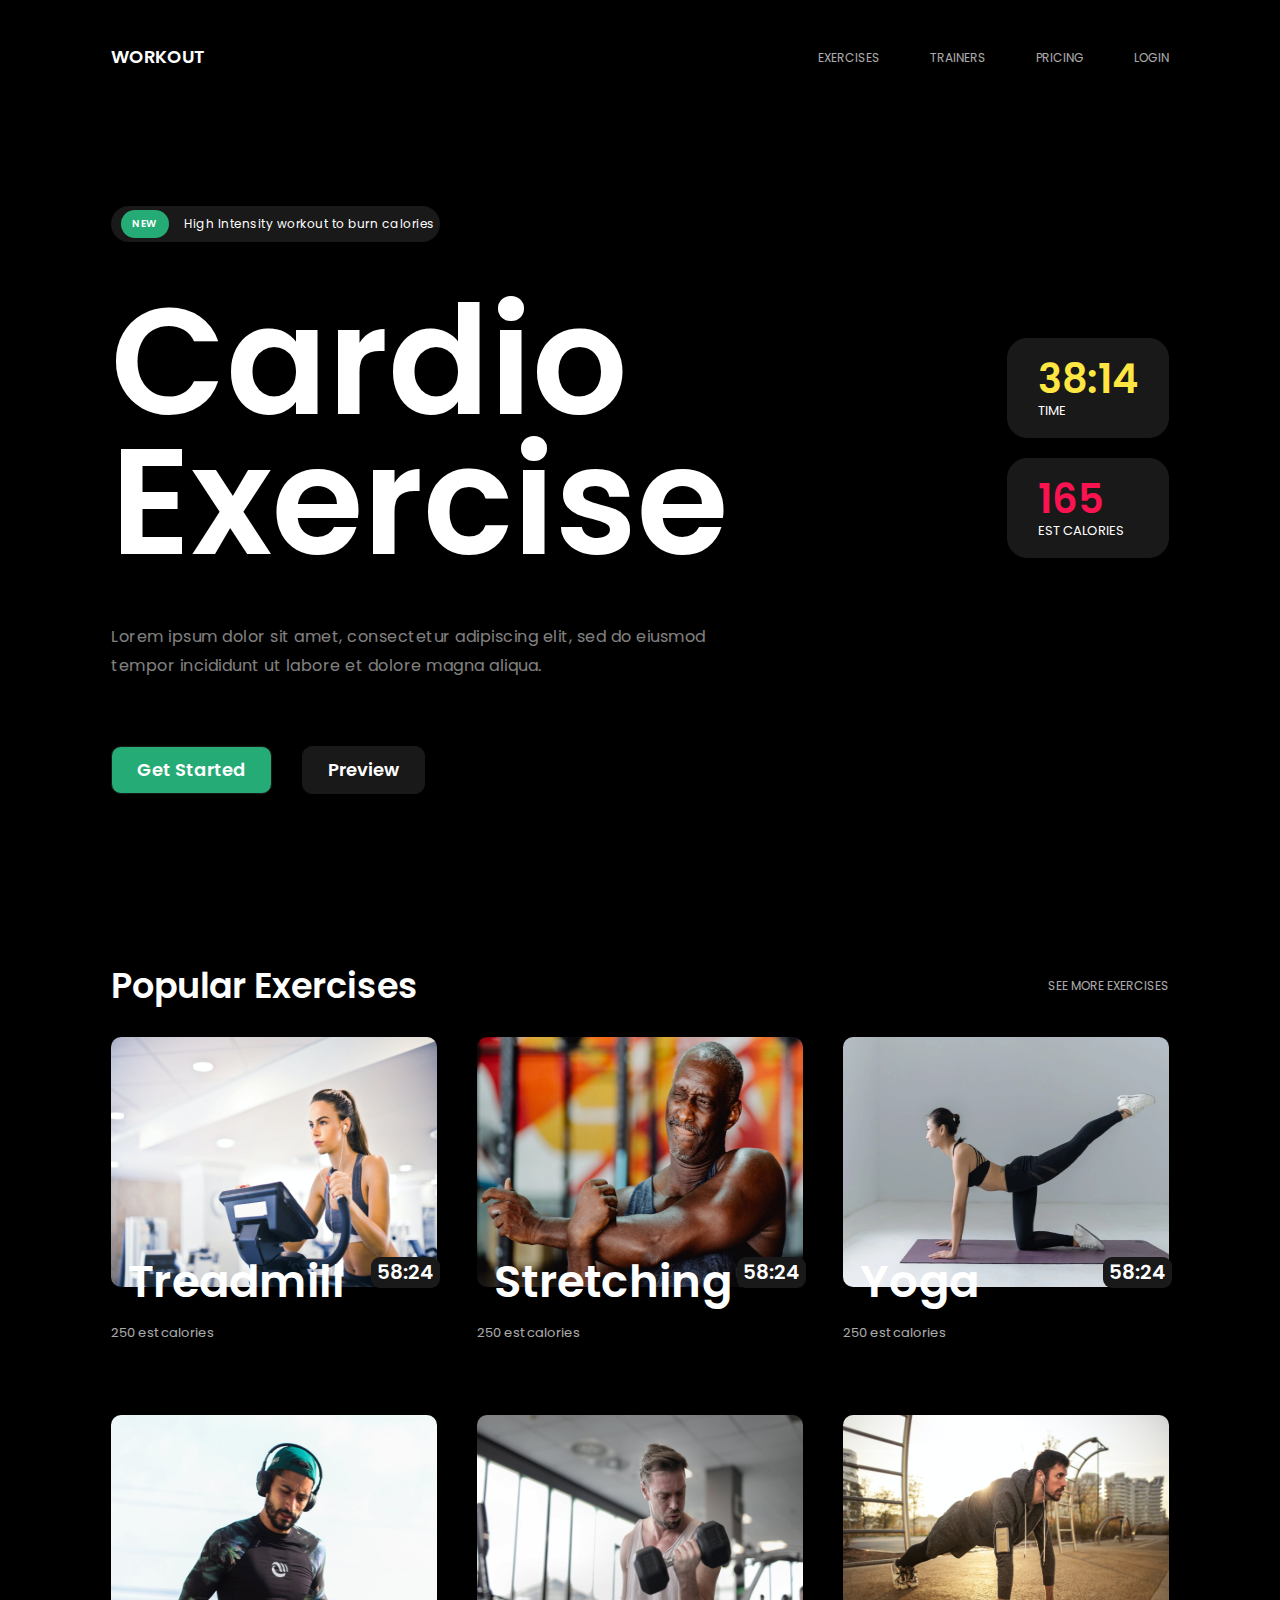
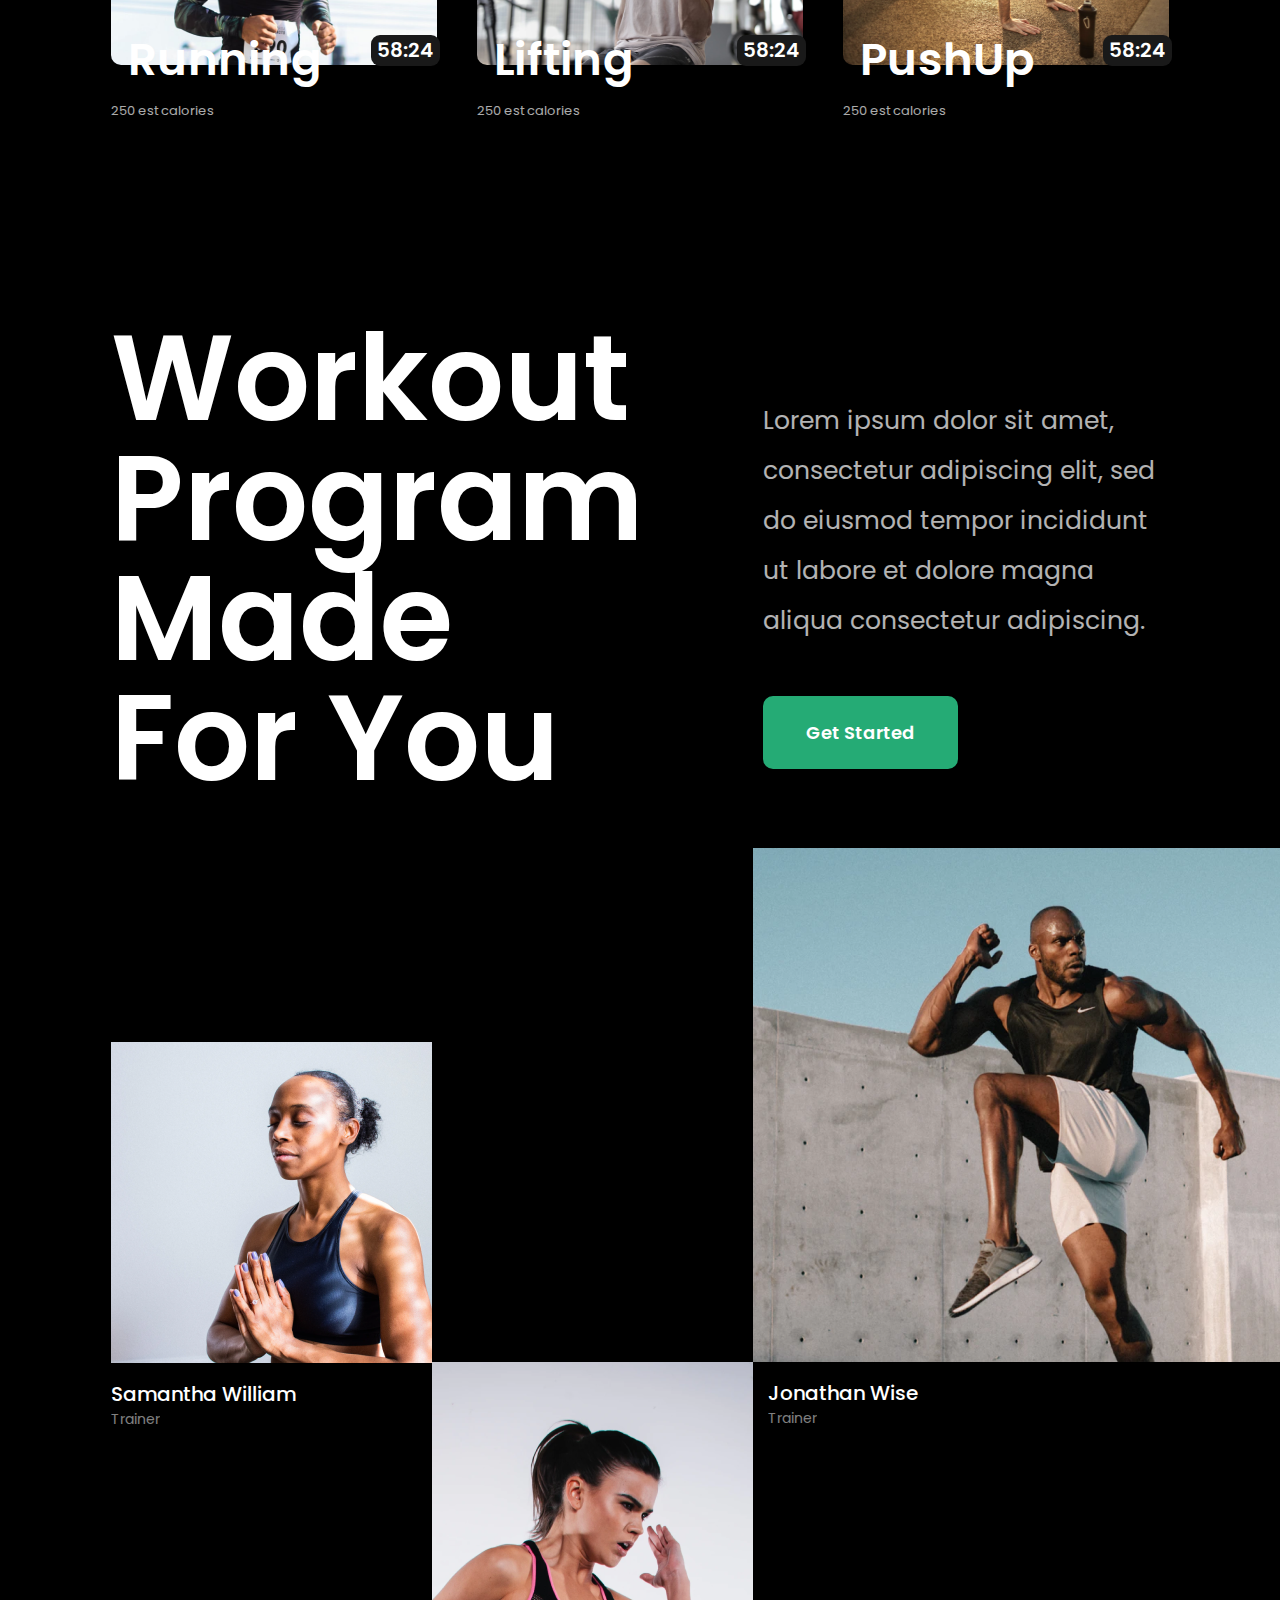
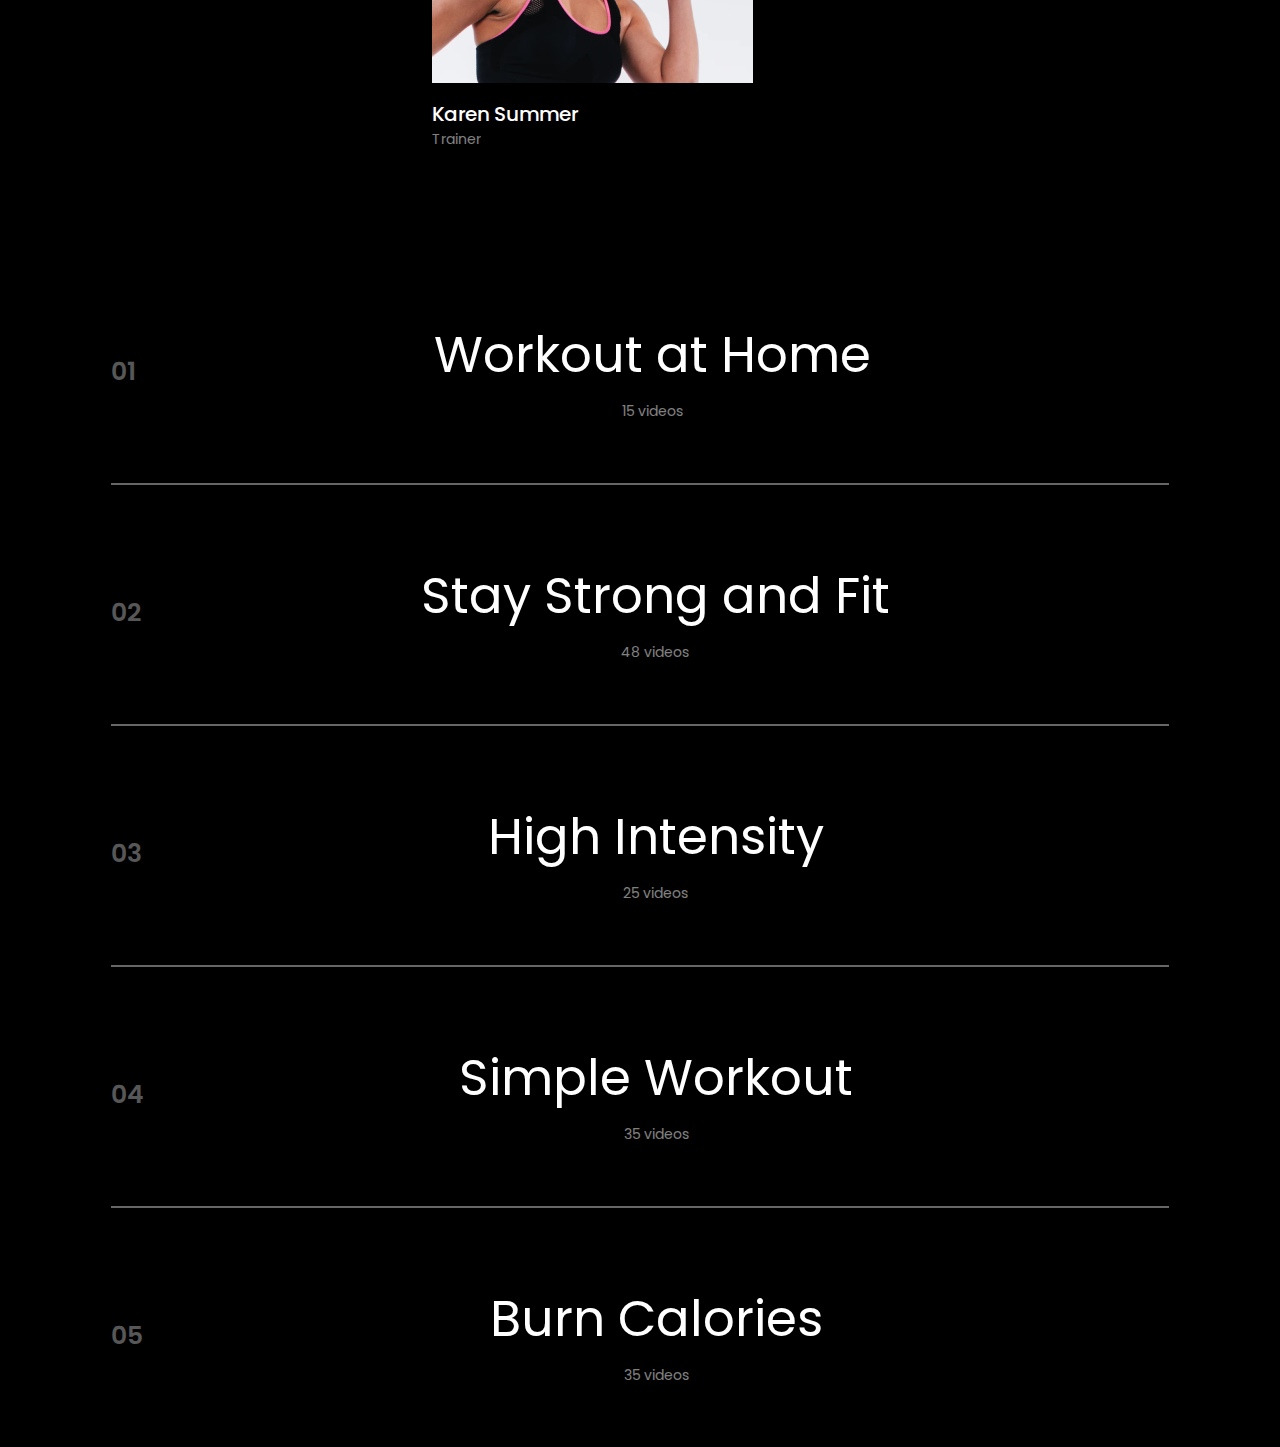
<file: fitness-landing-page-/index.html>
<!DOCTYPE html>
<html lang="en">

<head>
    <meta charset="UTF-8">
    <meta http-equiv="X-UA-Compatible" content="IE=edge">
    <meta name="viewport" content="width=device-width, initial-scale=1.0">
    <title>Fitness Landing Page</title>
    <link rel="stylesheet" href="style.css">
    <link rel="stylesheet" href="https://cdnjs.cloudflare.com/ajax/libs/font-awesome/6.1.1/css/all.min.css"
        integrity="sha512-KfkfwYDsLkIlwQp6LFnl8zNdLGxu9YAA1QvwINks4PhcElQSvqcyVLLD9aMhXd13uQjoXtEKNosOWaZqXgel0g=="
        crossorigin="anonymous" referrerpolicy="no-referrer" />
</head>

<body>
    <div class="container">
        <div class="header">
            <div class="left">
                <a href="#">WORKOUT</a>
            </div>
            <div class="right">
                <a href="#">EXERCISES</a>
                <a href="#">TRAINERS</a>
                <a href="#">PRICING</a>
                <a href="#">LOGIN</a>
            </div>
        </div>
        <div class="new">
            <a class="green" href="#">NEW</a>
            <a href="#">High Intensity workout to burn calories</a>
        </div>
        <div class="landing">
            <div class="left">
                <h1>Cardio
                    Exercise</h1>
                <p>Lorem ipsum dolor sit amet, consectetur adipiscing elit, sed do eiusmod tempor incididunt ut labore
                    et dolore magna aliqua.</p>
                <div class="labels">
                    <a class="green" href="#">Get Started</a>
                    <a href="#">Preview</a>
                </div>
            </div>
            <div class="right">
                <div class="labels">
                    <div class="label">
                        <h2>38:14</h2>
                        <h4>TIME</h4>
                    </div>
                    <div class="label">
                        <h2 class="red">165</h2>
                        <h4>EST CALORIES</h4>
                    </div>
                </div>
            </div>
        </div>
        <div class="title">
            <h2>Popular Exercises</h2>
            <h4>SEE MORE EXERCISES</h4>
        </div>
        <div class="cards">
            <div class="card">
                <div class="item">
                    <img src="images/image 4 (2).png" alt="">
                    <div>250 est calories </div>
                </div>
                <h1 class="title">Treadmill</h1>
                <div class="time">58:24</div>
            </div>
            <div class="card">
                <div class="item">
                    <img src="images/image 7.png" alt="">
                    <div>250 est calories </div>
                </div>
                <h1 class="title">Stretching</h1>
                <div class="time">58:24</div>
            </div>
            <div class="card">
                <div class="item">
                    <img src="images/image 2 (1).png" alt="">
                    <div>250 est calories </div>
                </div>
                <h1 class="title">Yoga</h1>
                <div class="time">58:24</div>
            </div>
        </div>
        <br><br><br>
        <div class="cards">
            <div class="card">
                <div class="item">
                    <img src="images/image 12.png" alt="">
                    <div>250 est calories </div>
                </div>
                <h1 class="title">Running</h1>
                <div class="time">58:24</div>
            </div>
            <div class="card">
                <div class="item">
                    <img src="images/image 6.png" alt="">
                    <div>250 est calories </div>
                </div>
                <h1 class="title">Lifting</h1>
                <div class="time">58:24</div>
            </div>
            <div class="card">
                <div class="item">
                    <img src="images/image 3 (1).png" alt="">
                    <div>250 est calories </div>
                </div>
                <h1 class="title">PushUp</h1>
                <div class="time">58:24</div>
            </div>
        </div>
        <div class="bottom">
            <div class="left">
                <h1>Workout
                    Program
                    Made
                    For You</h1>
            </div>
            <div class="right">
                <p>Lorem ipsum dolor sit amet, consectetur adipiscing elit, sed do eiusmod tempor incididunt ut labore
                    et dolore magna aliqua consectetur adipiscing.</p>
                <a href="#">Get Started</a>
            </div>
        </div>
        <div class="persons">
            <div class="left">
                <img src="images/image 9.png" alt="">
                <h3>Samantha William</h3>
                <h4>Trainer</h4>
            </div>
            <div class="mid">
                <img src="images/image 11.png" alt="">
                <h3>Karen Summer</h3>
                <h4>Trainer</h4>
            </div>
            <div class="right">
                <img src="images/image 10.png" alt="">
                <h3 class="padding-left">Jonathan Wise</h3>
                <h4 class="padding-left">Trainer</h4>
            </div>
        </div>
    </div>
    <br><br><br><br><br>
    <div class="container">
        <div class="footer">
            <div class="number">01</div>
            <div class="title">
                <h1>Workout at Home</h1>
                <h5>15 videos</h5>
            </div>
            <a href="#"><i class="fa-solid fa-arrow-right"></i></a>
        </div>
        <div class="border"></div>
        <div class="footer">
            <div class="number">02</div>
            <div class="title">
                <h1>Stay Strong and Fit</h1>
                <h5>48 videos</h5>
            </div>
            <a href="#"><i class="fa-solid fa-arrow-right"></i></a>
        </div>
        <div class="border"></div>
        <div class="footer">
            <div class="number">03</div>
            <div class="title">
                <h1>High Intensity</h1>
                <h5>25 videos</h5>
            </div>
            <a href="#"><i class="fa-solid fa-arrow-right"></i></a>
        </div>
        <div class="border"></div>
        <div class="footer">
            <div class="number">04</div>
            <div class="title">
                <h1>Simple Workout</h1>
                <h5>35 videos</h5>
            </div>
            <a href="#"><i class="fa-solid fa-arrow-right"></i></a>
        </div>
        <div class="border"></div>
        <div class="footer">
            <div class="number">05</div>
            <div class="title">
                <h1>Burn Calories</h1>
                <h5>35 videos</h5>
            </div>
            <a href="#"><i class="fa-solid fa-arrow-right"></i></a>
        </div>
    </div>
</body>

</html>
</file>
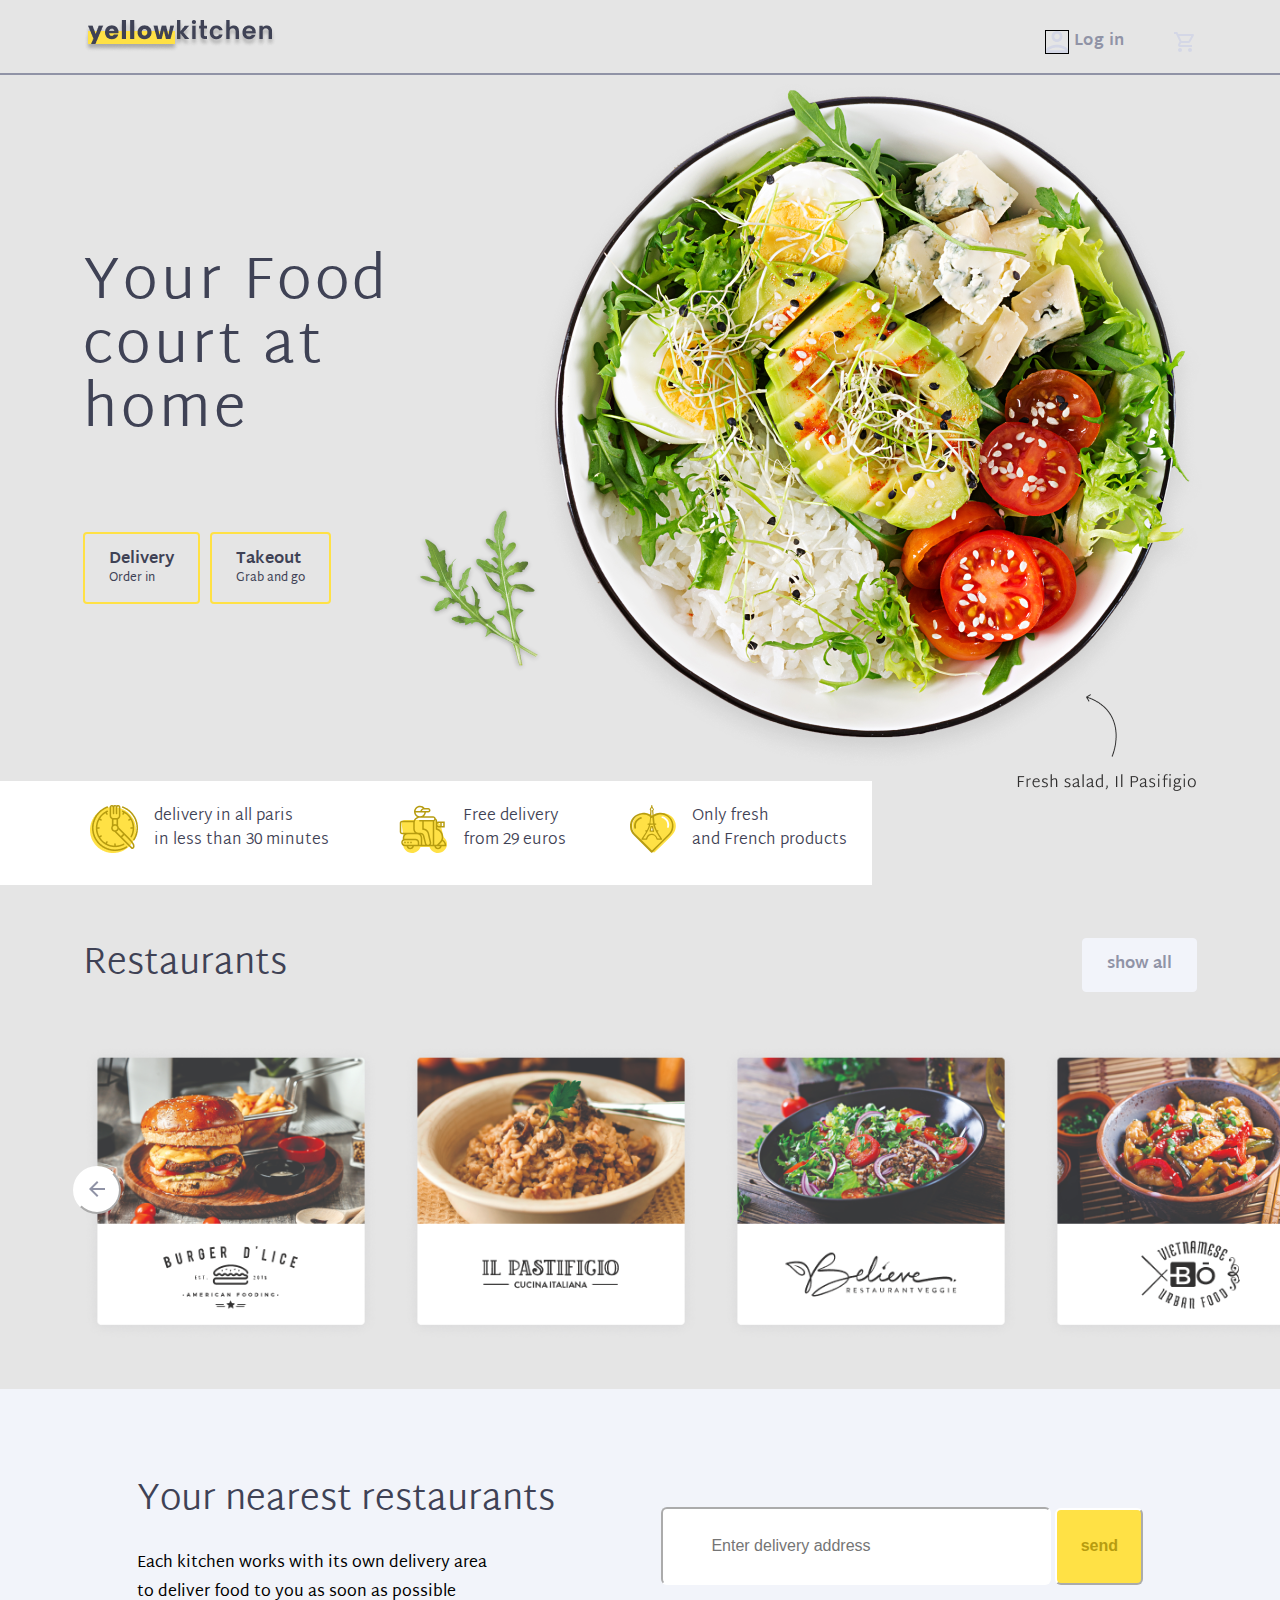
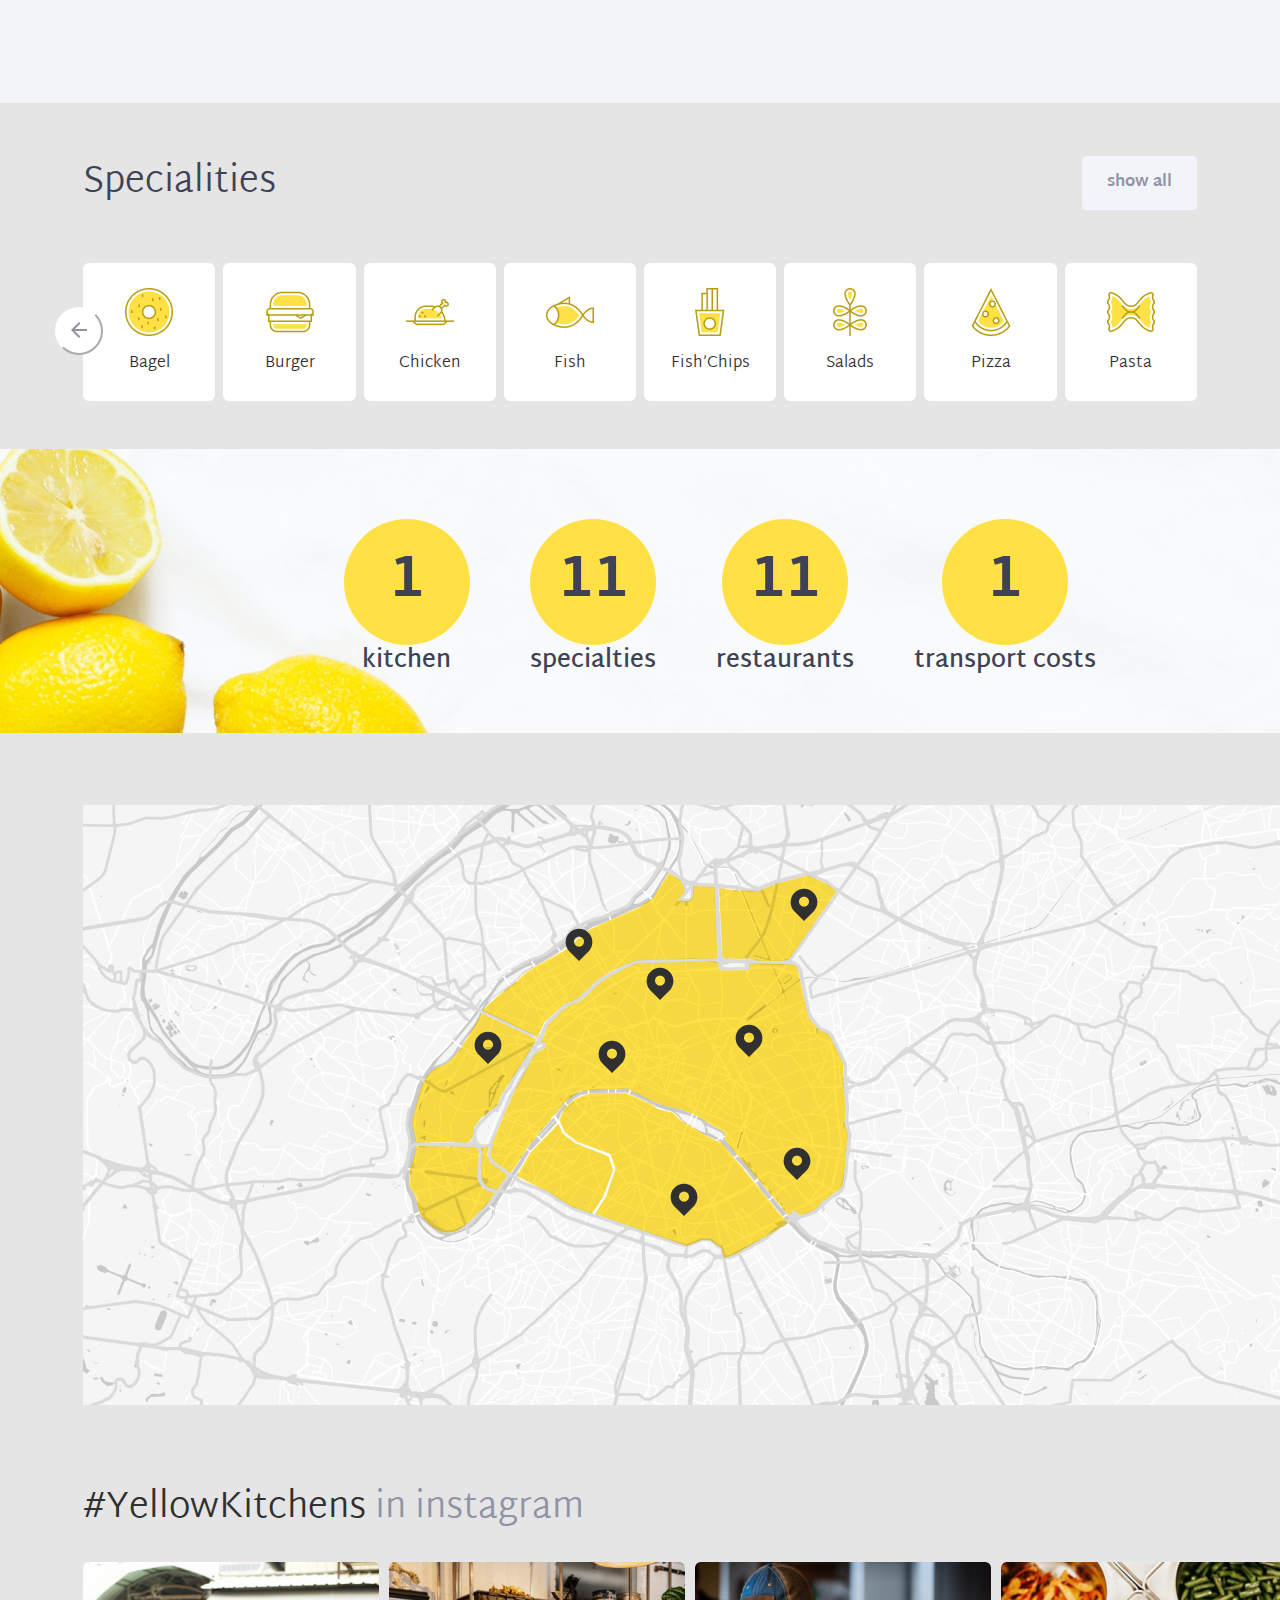
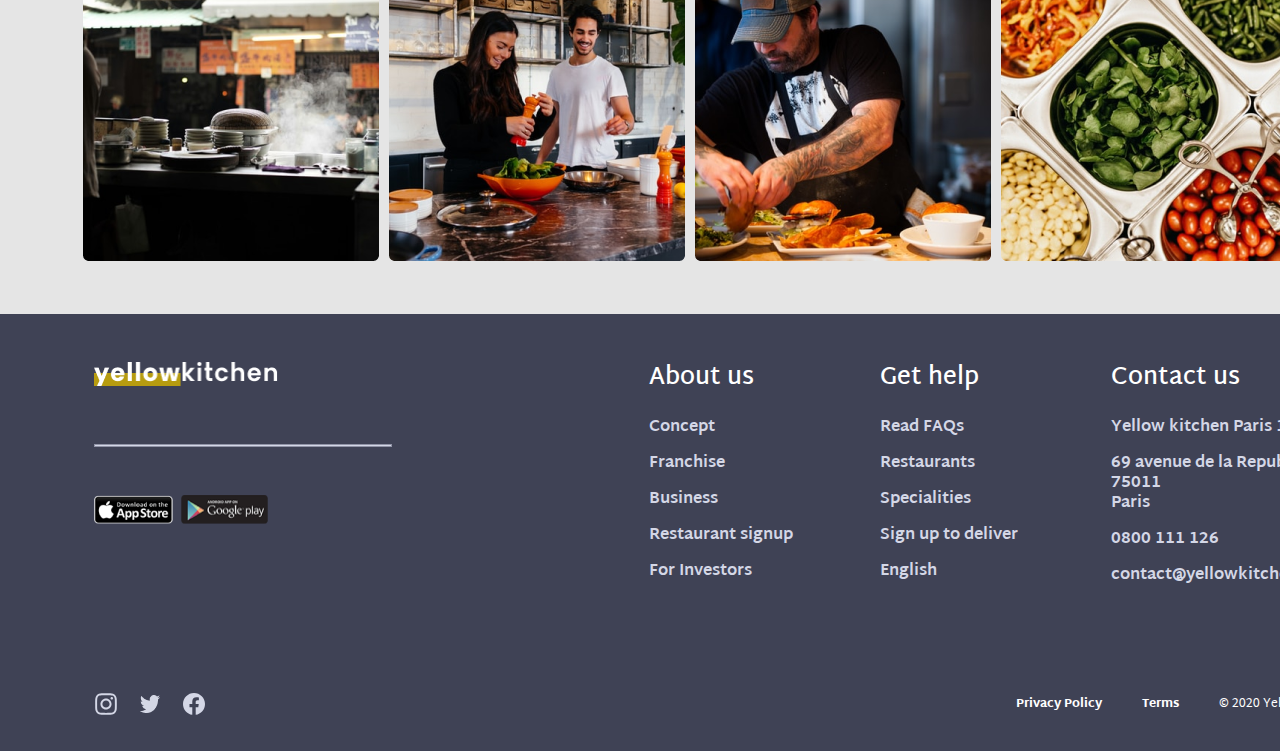
<file: food-delivery-consept/index.html>
<!DOCTYPE html>
<html lang="en">

<head>
    <meta charset="UTF-8">
    <meta http-equiv="X-UA-Compatible" content="IE=edge">
    <meta name="viewport" content="width=device-width, initial-scale=1.0">
    <title>Food Delivery Consept</title>
    <link rel="stylesheet" href="styles.css">
</head>

<body>
    <div class="container">
        <div class="header">
            <div class="header-left">
                <img src="images/Logo.png" alt="">
            </div>
            <div class="header-right">
                <div class="log-in">
                    <a href="#">
                        <img src="images/Outline.svg" alt="">
                        Log in
                    </a>
                </div>
                <div class="card">
                    <a href="#"><img src="images/cart.svg" alt=""></a>
                </div>

            </div>
        </div>
    </div>
    <div class="line"></div>
    <div class="container">
        <div class="hero_section">
            <div class="hero_section_left">
                <div class="title">Your Food court at home</div>
                <div class="cards">
                    <div class="card">
                        <p>Delivery</p>
                        <div>Order in</div>
                    </div>
                    <div class="card">
                        <p>Takeout</p>
                        <div>Grab and go</div>
                    </div>
                </div>
            </div>
            <div class="hero_section_right">
                <img src="images/Photo.png" alt="">
            </div>
        </div>
    </div>
    <div class="base_background">
        <div class="components">
            <div class="component">
                <img src="images/time-eat.png" alt="">
                <div>delivery in all paris in less than 30 minutes</div>
            </div>
            <div class="component">
                <img src="images/delivery.svg" alt="">
                <div>Free delivery from 29 euros</div>
            </div>
            <div class="component">
                <img src="images/paris.svg" alt="">
                <div>Only fresh and French products</div>
            </div>
        </div>
    </div>
    <div class="container">
        <div class="slider_head">
            <div>Restaurants</div>
            <a href="#">show all</a>
            
        </div>
        <div class="slider">
            <img src="images/restaurant.png" alt="">
            <img src="images/restaurant2.png" alt="">
            <img src="images/restaurant3.png" alt="">
            <img src="images/restaurant4.png" alt="">
            
        </div>
        <button class="button1">
            <img src="images/left 2.svg" alt="">
        </button>
        <button class="button2">
            <img src="images/left.svg" alt="">
        </button>
    </div>

    <div class="gray">
        <div class="container">
            <div class="nearest_restaurants">
                <div class="left">
                    <h3>Your nearest restaurants</h3>
                    <p>Each kitchen works with its own delivery area 
                        <br>
                        to deliver food to you as soon as possible</p>
                </div>
                <div class="right">
                    <input class="white" placeholder="Enter delivery address" type="text">
                    <input  class="yellow" value="send" type="button">
                </div>
            </div>
        </div>
    </div>
    <div class="container">
        <div class="slider_head">
            <div>Specialities</div>
            <a href="#">show all</a>   
        </div>
        <div class="slider_bottom">
            <div class="card">
                <img src="images/bagel.png" alt="">
            <div class="title">Bagel</div>
            </div>
            <div class="card">
                <img src="images/burger.png" alt="">
            <div class="title">Burger</div>
            </div>
            <div class="card">
                <img src="images/chicken.png" alt="">
            <div class="title">Chicken</div>
            </div>
            <div class="card">
                <img src="images/fish.png" alt="">
            <div class="title">Fish</div>
            </div>
            <div class="card">
                <img src="images/fishnchips.png" alt="">
            <div class="title">Fish’Chips</div>
            </div>
            <div class="card">
                <img src="images/vegan.png" alt="">
            <div class="title">Salads</div>
            </div>
            <div class="card">
                <img src="images/pizza.png" alt="">
            <div class="title">Pizza</div>
            </div>
            <div class="card">
                <img src="images/raviolli.png" alt="">
            <div class="title">Pasta</div>
            </div>
        </div>
        <button class="slider_bottom_button1">
            <img src="images/left 2.svg" alt="">
        </button>
        <button class="slider_bottom_button2">
            <img src="images/left.svg" alt="">
        </button>
    </div>
    <div class="arkaplan">
        <div class="container">
            <div class="circles">
                <div class="circle">
                    <div>1</div>
                    <div class="title">kitchen</div>
                </div>
                <div class="circle">
                    <div>11</div>
                    <div class="title">specialties</div>
                </div>
                <div class="circle">
                    <div>11</div>
                    <div class="title">restaurants</div>
                </div>
                <div class="circle">
                    <div>1</div>
                    <div class="title">transport costs</div>
                </div>
            </div>
        </div>
    </div>
    <div class="container">
        <div class="image"></div>
        <div class="hashtag">
            <span style="color:#313030;">#YellowKitchens</span> 
            in instagram
        </div>
        <div class="rectangles">
            <div class="rectangle">
                <img src="images/Rectangle10.png" alt="">
            </div>
            <div class="rectangle">
                <img src="images/Rectangle11.png" alt="">
            </div>
            <div class="rectangle">
                <img src="images/Rectangle12.png" alt="">
            </div>
            <div class="rectangle">
                <img src="images/Rectangle13.png" alt="">
            </div>
        </div>
    </div>
    <div class="gray1">
        <div class="container">
            <div class="footer">
                <div class="group1">
                    <img class="logo" src="images/Logo2.png" alt="">
                    <div class="line"></div>
                    <div class="images">
                        <img src="images/app-img1-1.png" alt="">
                        <img src="images/app-img2-1.png" alt="">
                    </div>
                </div>
                <div class="group2">
                    <h4>About us</h4>
                    <div>Concept</div>
                    <div>Franchise</div>
                    <div>Business</div>
                    <div>Restaurant signup</div>
                    <div>For Investors</div>
                </div>
                <div class="group2">
                    <h4>Get help</h4>
                    <div>Read FAQs</div>
                    <div>Restaurants</div>
                    <div>Specialities</div>
                    <div>Sign up to deliver</div>
                    <div>English</div>
                </div>
                <div class="group2">
                    <h4>Contact us</h4>
                    <div>Yellow kitchen Paris 11</div>
                    <div>69 avenue de la Republique 75011
                        <br> Paris</div>
                        <div>0800 111 126</div>
                        <div>contact@yellowkitchens.com</div>
                </div>
            </div>
            <div class="footer-bottom">
                <div class="left">
                    <img src="images/insta.svg" alt="">
                    <img src="images/twitter.png" alt="">
                    <img src="images/fb.svg" alt="">
                </div>
                <div class="right">
                    <div>Privacy Policy</div>
                    <div>Terms</div>
                    <div class="color">© 2020 Yellow kitchen</div>
                </div>
            </div>
        </div>
    </div>
</body>

</html>
</file>
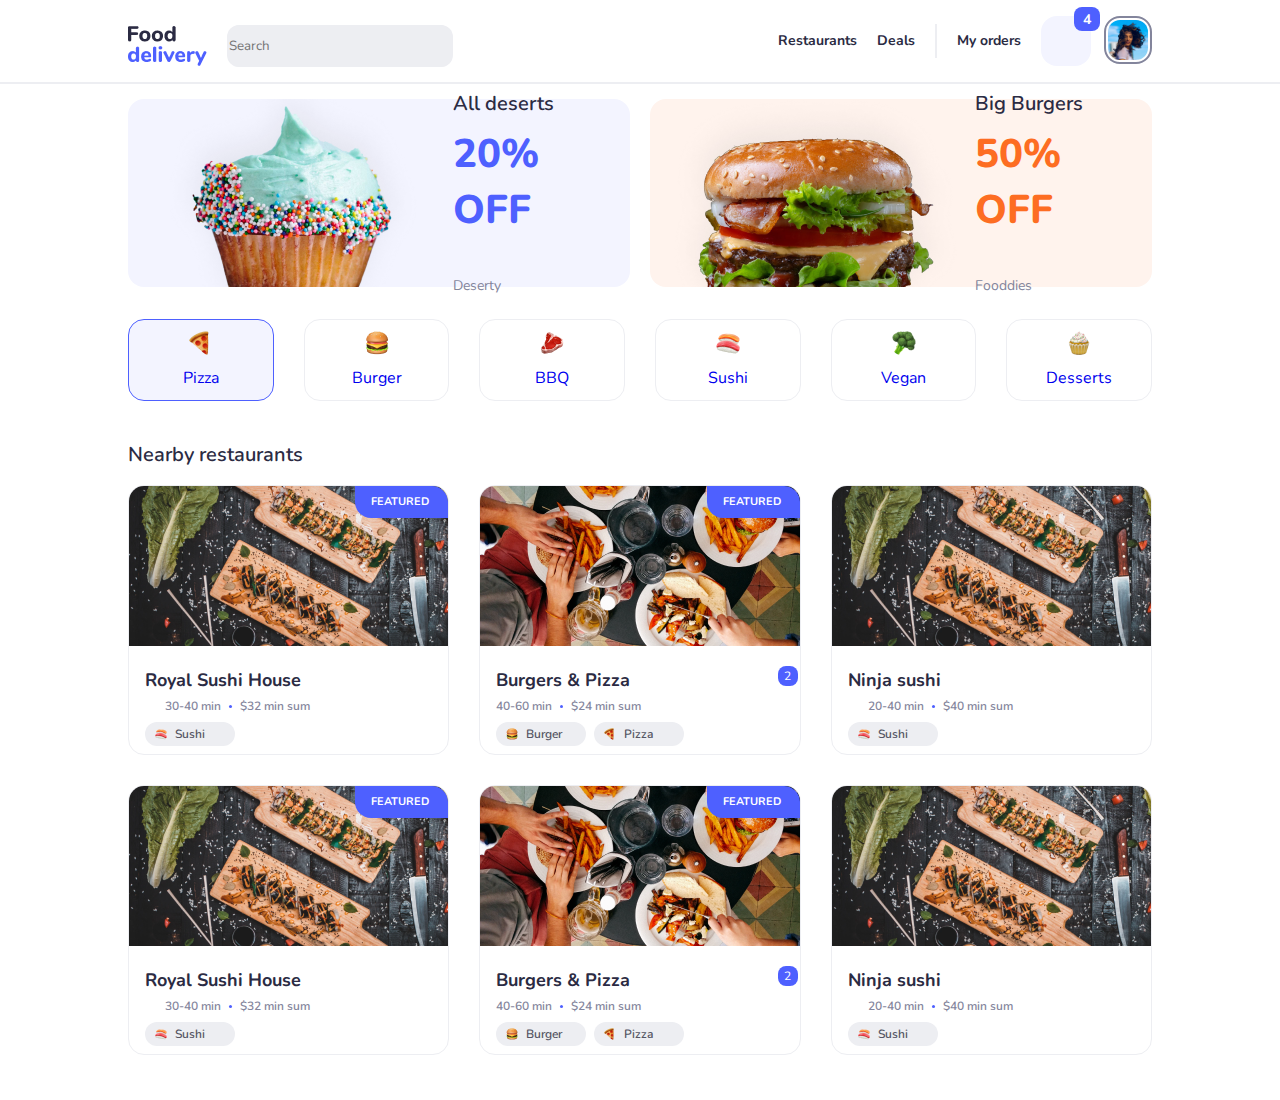
<file: food-delivery/index.html>
<!DOCTYPE html>
<html lang="en">

<head>
    <meta charset="UTF-8">
    <meta http-equiv="X-UA-Compatible" content="IE=edge">
    <meta name="viewport" content="width=device-width, initial-scale=1.0">
    <title>Document</title>
    <link rel="stylesheet" href="styles/index.css">
    <link rel="stylesheet" href="https://cdnjs.cloudflare.com/ajax/libs/font-awesome/6.1.1/css/all.min.css"
        integrity="sha512-KfkfwYDsLkIlwQp6LFnl8zNdLGxu9YAA1QvwINks4PhcElQSvqcyVLLD9aMhXd13uQjoXtEKNosOWaZqXgel0g=="
        crossorigin="anonymous" referrerpolicy="no-referrer" />
</head>

<body>
    <div class="container">
        <div class="header">
            <div class="left">
                <img src="images/shape.png" alt="">
                <div class="search">
                    <input type="text" placeholder="Search">
                    <i class="fa-solid fa-magnifying-glass"></i>
                </div>
            </div>
            <div class="right">
                <a href="#">Restaurants</a>
                <a href="#">Deals</a>
                <a class="line" href="#"></a>
                <a href="#">My orders</a>

                <div class="profile-wrapper">
                    <a class="basket">
                        <i class="fa-solid fa-basket-shopping"></i>
                        <div class="badge">4</div>
                    </a>
                    <a href="./profile.html" class="avatar">
                        <img src="images/img.png" alt="">
                    </a>
                </div>
            </div>
        </div>
    </div>
    <div class="border"></div>
    <div class="container">
        <div class="cards">
            <div class="card">
                <img src="images/img 2.png" alt="">
                <div class="right">
                    <div class="title">
                        <h3>All deserts</h3>
                        <h1>20% OFF</h1>
                    </div>
                    <span>Deserty</span>
                </div>
            </div>
            <div class="card orange">
                <img src="images/img (1).png" alt="">
                <div class="right">
                    <div class="title">
                        <h3>Big Burgers</h3>
                        <h1>50% OFF</h1>
                    </div>
                    <span>Fooddies</span>
                </div>
            </div>
        </div>
        <div class="foods">
            <a class="food active" href="#">
                <img src="images/pizza.png" alt="">
                <div>Pizza</div>
            </a>
            <a class="food" href="#">
                <img src="images/pizza 2.png" alt="">
                <div>Burger</div>
            </a>
            <a class="food" href="#">
                <img src="images/meat.png" alt="">
                <div>BBQ</div>
            </a>
            <a class="food" href="#">
                <img src="images/sushi.png" alt="">
                <div>Sushi</div>
            </a>
            <a class="food" href="#">
                <img src="images/broccoli.png" alt="">
                <div>Vegan</div>
            </a>
            <a class="food" href="#">
                <img src="images/cake.png" alt="">
                <div>Desserts</div>
            </a>
        </div>
        <div class="title">Nearby restaurants</div>
        <div class="nearby-rastaurants">
            <div class="card">
                <a class="padding" href="#">
                    <img src="images/img 3.png" alt="">
                    <div class="position">FEATURED</div>
                    <div class="bottom-area">
                        <div class="name">
                            <h1>Royal Sushi House</h1>
                            <i class="fa-solid fa-basket-shopping"></i>
                        </div>
                        <div class="time">
                            <i class="fa-regular fa-clock"></i>
                            <span>30-40 min</span>
                            <div class="dot"></div>
                            <span>$32 min sum</span>
                        </div>
                        <div class="choose">
                            <img src="images/sushi 2.png" alt="">
                            <div>Sushi</div>
                        </div>
                    </div>
                </a>
            </div>

            <div class="card">
                <a class="padding" href="#">
                    <img src="images/img 4.png" alt="">
                    <div class="position">FEATURED</div>
                    <div class="bottom-area">
                        <div class="name">
                            <h1>Burgers & Pizza</h1>
                            <div class="basket-area">
                                <div class="badge">2</div>
                                <i class="fa-solid fa-basket-shopping"></i>
                            </div>
                        </div>
                        <div class="time">
                            <span>40-60 min</span>
                            <div class="dot"></div>
                            <span>$24 min sum</span>
                        </div>
                        <div class="choose2">
                            <div class="choose">
                                <img src="images/pizza 3.png" alt="">
                                <div>Burger</div>
                            </div>
                            <div class="choose">
                                <img class="pizza" src="images/pizza.png" alt="">
                                <div>Pizza</div>
                            </div>
                        </div>
                    </div>
                </a>
            </div>

            <div class="card">
                <a class="padding" href="#">
                    <img src="images/img 3.png" alt="">

                    <div class="bottom-area">
                        <div class="name">
                            <h1>Ninja sushi</h1>
                            <i class="fa-solid fa-basket-shopping"></i>
                        </div>
                        <div class="time">
                            <i class="fa-regular fa-clock"></i>
                            <span>20-40 min</span>
                            <div class="dot"></div>
                            <span>$40 min sum</span>
                        </div>
                        <div class="choose">
                            <img src="images/sushi 2.png" alt="">
                            <div>Sushi</div>
                        </div>
                    </div>
                </a>
            </div>
        </div>

        <div class="nearby-rastaurants">
            <div class="card">
                <a class="padding" href="#">
                    <img src="images/img 3.png" alt="">
                    <div class="position">FEATURED</div>
                    <div class="bottom-area">
                        <div class="name">
                            <h1>Royal Sushi House</h1>
                            <i class="fa-solid fa-basket-shopping"></i>
                        </div>
                        <div class="time">
                            <i class="fa-regular fa-clock"></i>
                            <span>30-40 min</span>
                            <div class="dot"></div>
                            <span>$32 min sum</span>
                        </div>
                        <div class="choose">
                            <img src="images/sushi 2.png" alt="">
                            <div>Sushi</div>
                        </div>
                    </div>
                </a>
            </div>

            <div class="card">
                <a class="padding" href="#">
                    <img src="images/img 4.png" alt="">
                    <div class="position">FEATURED</div>
                    <div class="bottom-area">
                        <div class="name">
                            <h1>Burgers & Pizza</h1>
                            <div class="basket-area">
                                <div class="badge">2</div>
                                <i class="fa-solid fa-basket-shopping"></i>
                            </div>
                        </div>
                        <div class="time">
                            <span>40-60 min</span>
                            <div class="dot"></div>
                            <span>$24 min sum</span>
                        </div>
                        <div class="choose2">
                            <div class="choose">
                                <img src="images/pizza 3.png" alt="">
                                <div>Burger</div>
                            </div>
                            <div class="choose">
                                <img class="pizza" src="images/pizza.png" alt="">
                                <div>Pizza</div>
                            </div>
                        </div>
                    </div>
                </a>
            </div>

            <div class="card">
                <a class="padding" href="#">
                    <img src="images/img 3.png" alt="">

                    <div class="bottom-area">
                        <div class="name">
                            <h1>Ninja sushi</h1>
                            <i class="fa-solid fa-basket-shopping"></i>
                        </div>
                        <div class="time">
                            <i class="fa-regular fa-clock"></i>
                            <span>20-40 min</span>
                            <div class="dot"></div>
                            <span>$40 min sum</span>
                        </div>
                        <div class="choose">
                            <img src="images/sushi 2.png" alt="">
                            <div>Sushi</div>
                        </div>
                    </div>
                </a>
            </div>
        </div>

    </div>
</body>

</html>
</file>
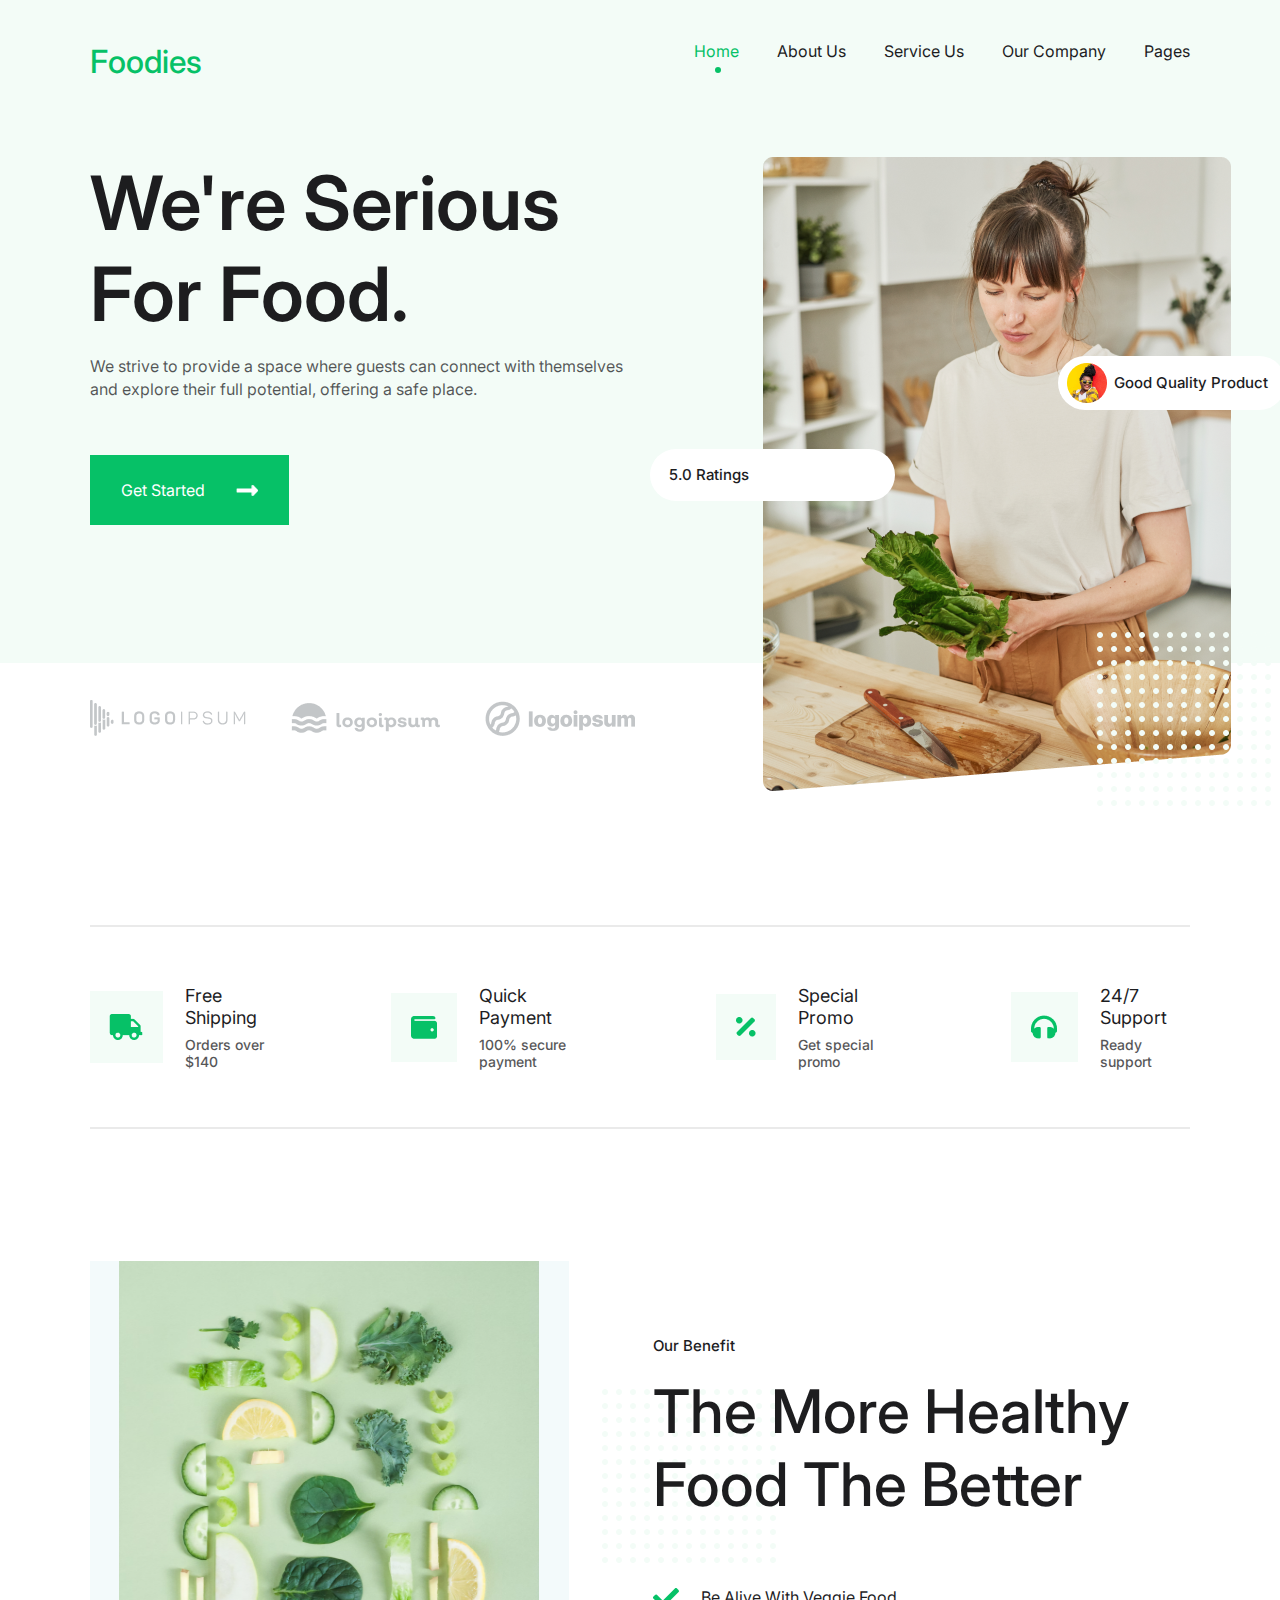
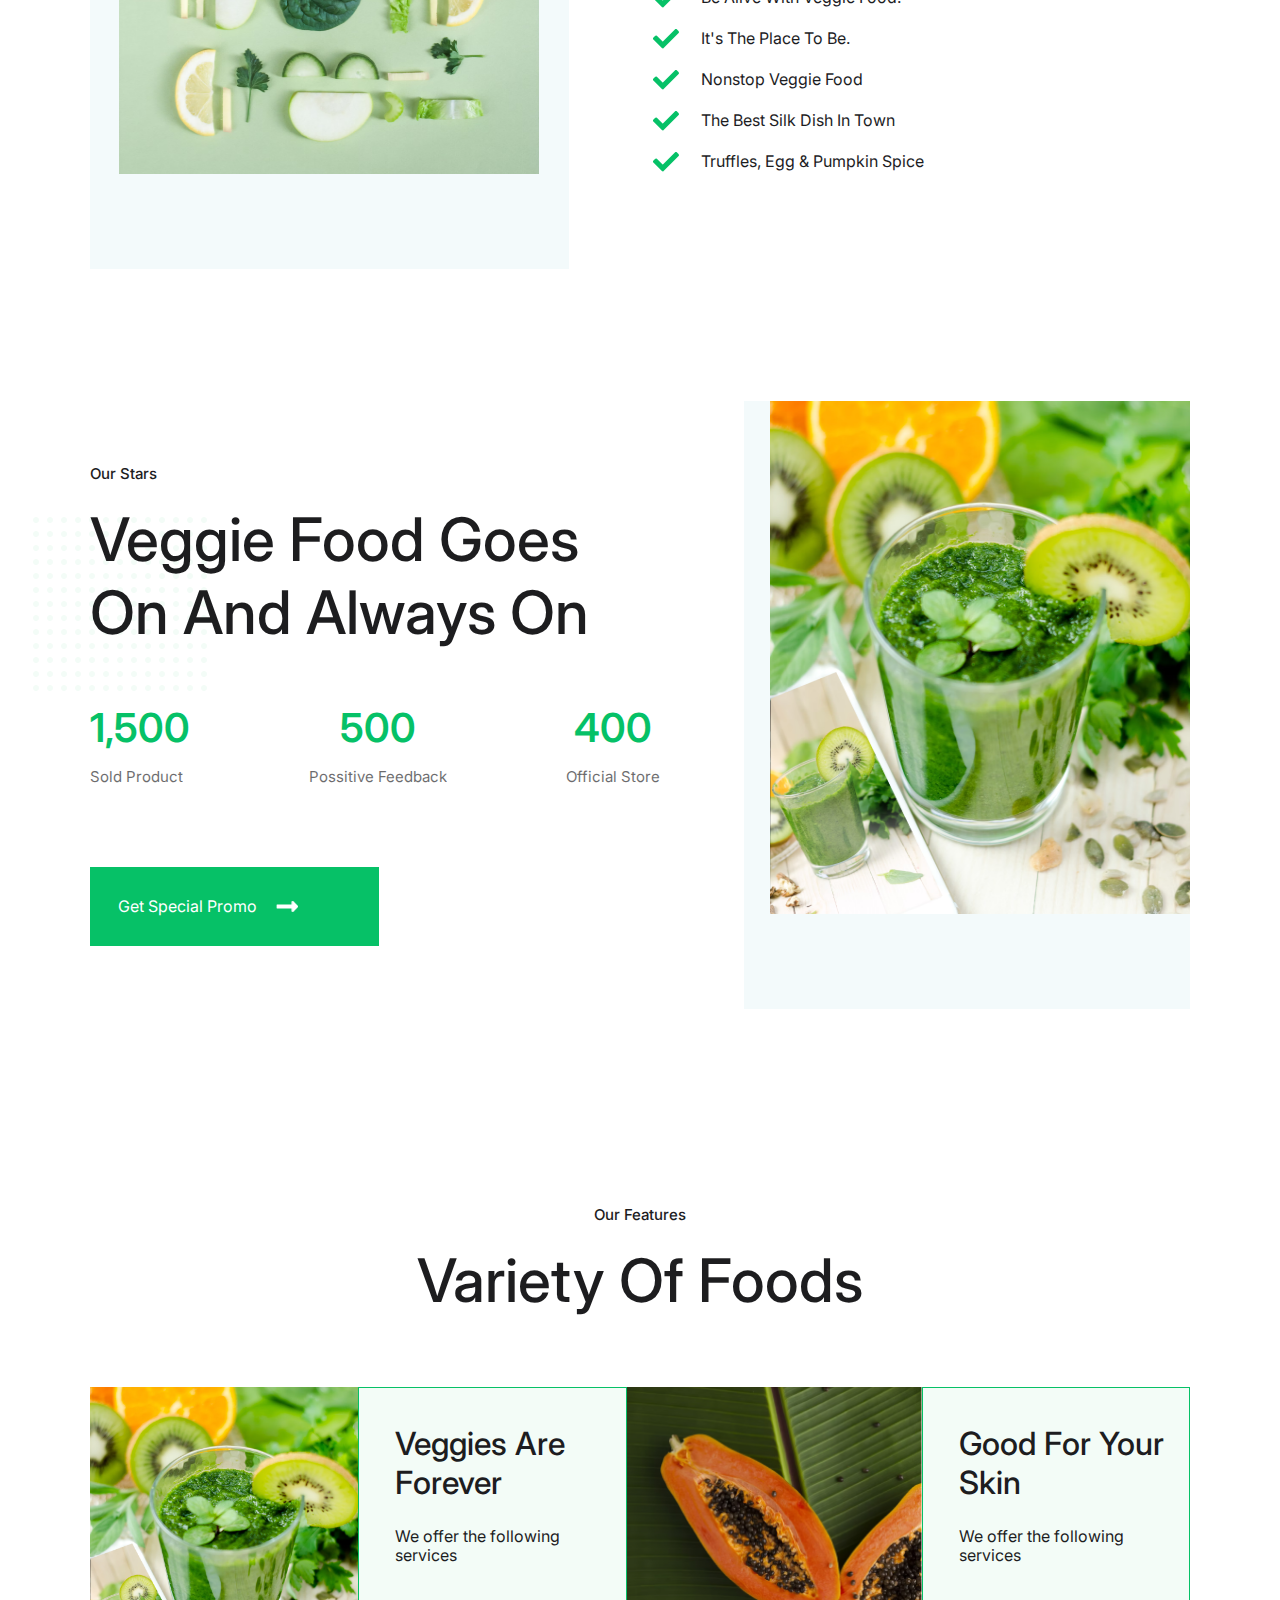
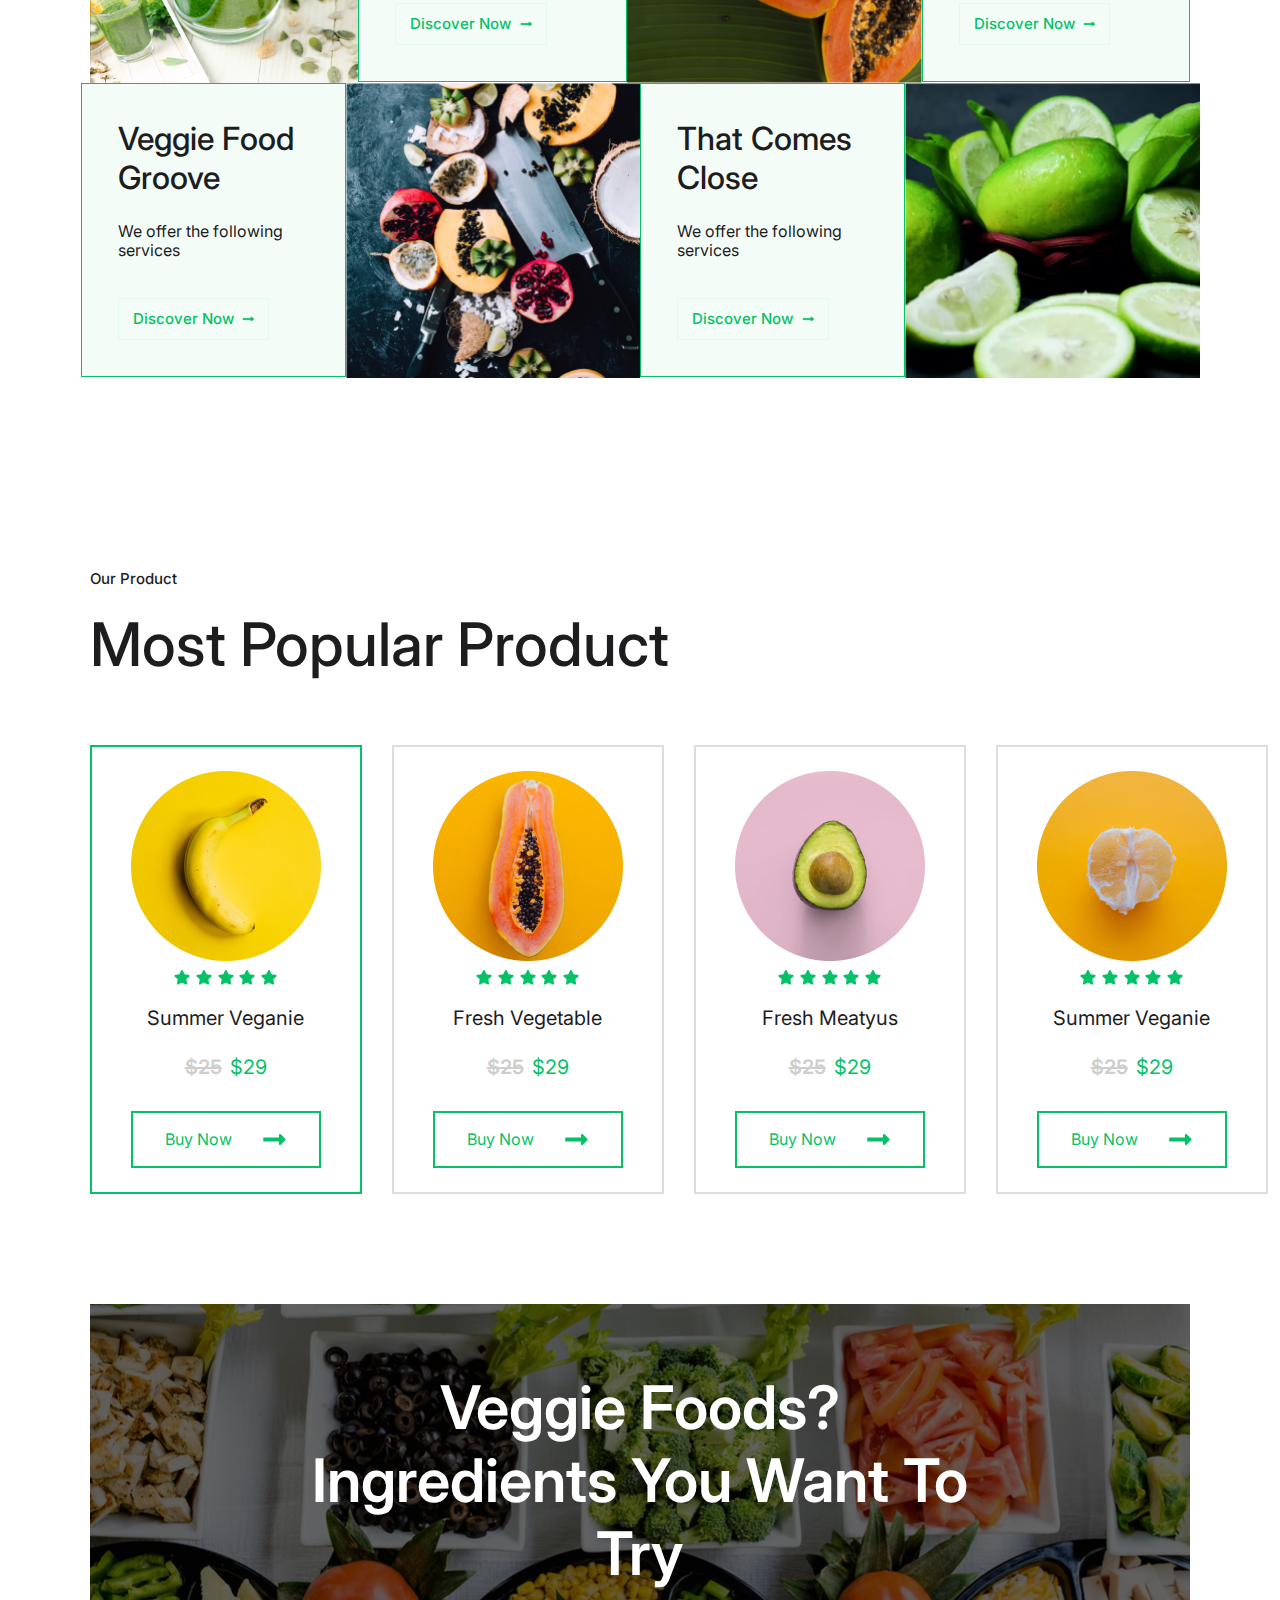
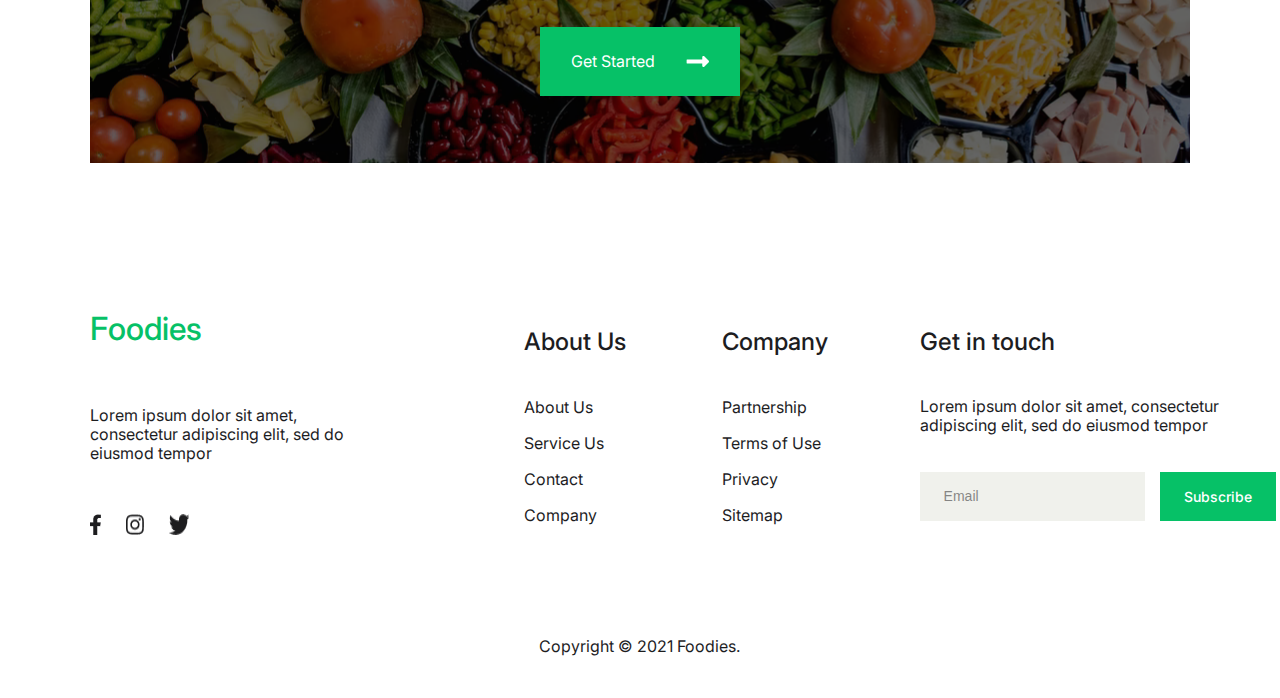
<file: food-store-landing-page/index.html>
<!DOCTYPE html>
<html lang="en">

<head>
    <meta charset="UTF-8">
    <meta http-equiv="X-UA-Compatible" content="IE=edge">
    <meta name="viewport" content="width=device-width, initial-scale=1.0">
    <title>Food-Store-Landing-Page</title>
    <link rel="stylesheet" href="style.css">
    <link rel="stylesheet" href="https://cdnjs.cloudflare.com/ajax/libs/font-awesome/6.1.1/css/all.min.css" integrity="sha512-KfkfwYDsLkIlwQp6LFnl8zNdLGxu9YAA1QvwINks4PhcElQSvqcyVLLD9aMhXd13uQjoXtEKNosOWaZqXgel0g==" crossorigin="anonymous" referrerpolicy="no-referrer" />
</head>

<body>
    <div class="greens">
        <div class="container">
            <div class="header">
                <div class="header-left">
                    <a href="#">Foodies</a>
                </div>
                <div class="header-right">
                    <div class="green">
                        <a href="#">Home</a>
                        <div></div>
                    </div>
                    <a href="#">About Us</a>
                    <a href="#">Service Us</a>
                    <a href="#">Our Company</a>
                    <a href="#">Pages</a>
                </div>
            </div>
            <div class="sidebar">
                <div class="sidebar-left">
                    <h4>We're Serious For Food.</h4>
                    <p>We strive to provide a space where guests can connect with themselves and explore their full potential, offering a safe place.</p>
                    <a class="button-get-started" href="#">
                        Get Started
                        <img src="images/Icon awesome-long-arrow-alt-right (3).png" alt="">
                    </a> 
                    <div class="logos">
                        <img src="images/Group 1.png" alt="">
                        <img src="images/Group 2.png" alt="">
                        <img src="images/Group 3.png" alt="">
                    </div>
                </div>
                <div class="sidebar-right">
                    <img src="images/Place Your Image.png" alt="">
                    <img class="polcadot" src="images/Polcadot.png" alt="">
                    <div class="star">
                        <div>5.0 Ratings</div>
                        <i class="fa-solid fa-star"></i>
                        <i class="fa-solid fa-star"></i>
                        <i class="fa-solid fa-star"></i>
                        <i class="fa-solid fa-star"></i>
                        <i class="fa-solid fa-star"></i>
                    </div>
                    <div class="img">
                        <img src="images/Place Your Image (1).png" alt="">
                        <div>Good Quality Product</div>
                    </div>
                </div>
            </div>
            <div class="line"></div>
            <div class="sidebar-cards">
                <div class="card">
                    <div class="card-left">
                        <img src="images/Icon awesome-truck.png" alt="">
                    </div>
                    <div class="card-right">
                        <h5>Free Shipping</h5>
                        <div>Orders over $140</div>
                    </div>
                </div>
                <div class="card">
                    <div class="card-left">
                        <img src="images/Icon awesome-wallet.png" alt="">
                    </div>
                    <div class="card-right">
                        <h5>Quick Payment</h5>
                        <div>100% secure payment</div>
                    </div>
                </div>
                <div class="card">
                    <div class="card-left">
                        <img src="images/Icon awesome-percentage.png" alt="">
                    </div>
                    <div class="card-right">
                        <h5>Special Promo</h5>
                        <div>Get special promo</div>
                    </div>
                </div>
                <div class="card">
                    <div class="card-left">
                        <img src="images/Icon awesome-headphones.png" alt="">
                    </div>
                    <div class="card-right">
                        <h5>24/7 Support</h5>
                        <div>Ready support</div>
                    </div>
                </div>
            </div>
            <div class="line"></div>
            <div class="our-benefit">
                <div class="img">
                    <img src="images/Place Your Image (2).png" alt="">
                </div>
                <div class="healthy">
                    <h5>Our Benefit</h5>
                    <h3>The More Healthy Food The Better</h3>
                    <div class="check">
                        <img src="images/Icon awesome-check.png" alt="">
                        <div>Be Alive With Veggie Food.</div>
                    </div>
                    <div class="check">
                        <img src="images/Icon awesome-check.png" alt="">
                        <div>It's The Place To Be.</div>
                    </div>
                    <div class="check">
                        <img src="images/Icon awesome-check.png" alt="">
                        <div>Nonstop Veggie Food</div>
                    </div>
                    <div class="check">
                        <img src="images/Icon awesome-check.png" alt="">
                        <div>The Best Silk Dish In Town</div>
                    </div>
                    <div class="check">
                        <img src="images/Icon awesome-check.png" alt="">
                        <div>Truffles, Egg & Pumpkin Spice</div>
                    </div>
                    <img class="circle" src="images/Polcadot (1).png" alt="">
                </div>
            </div>
            <div class="our-stars">
                <div class="our-star">
                    <h3>Our Stars</h3>
                    <h5>Veggie Food Goes On And Always On</h5>
                    <div class="cards">
                        <div class="cards-1">
                            <div class="number">1,500</div>
                            <div class="writing">Sold Product</div>
                        </div>
                        <div class="cards-1">
                            <div class="number">500</div>
                            <div class="writing">Possitive Feedback</div>
                        </div>  
                        <div class="cards-1">
                            <div class="number">400</div>
                            <div class="writing">Official Store</div>
                        </div>  
                    </div>
                    <a class="button-get-special" href="#">
                        Get Special Promo
                        <img src="images/Icon awesome-long-arrow-alt-right (3).png" alt="">
                    </a> 
                    <div class="polcadot">
                        <img src="images/Polcadot.png" alt="">
                    </div>
                </div>
                <div class="img">
                    <img src="images/Place Your Image (3).png" alt="">
                </div>
            </div>
            <div class="subtitle">Our Features</div>
            <div class="title">Variety Of Foods</div>
            <div class="our-features">
                <img src="images/Place Your Image (3).png" alt="">
                <div class="cards">
                    <h2>Veggies Are Forever</h2>
                    <h5>We offer the following services</h5>
                    <a class="button" href="#">
                        Discover Now
                        <img src="images/Icon awesome-long-arrow-alt-right (1).png" alt="">
                    </a>
                </div>
                <img src="images/Place Your Image (5).png" alt="">
                <div class="cards">
                    <h2>Good For Your Skin</h2>
                    <h5>We offer the following services</h5>
                    <a class="button" href="#">
                        Discover Now
                        <img src="images/Icon awesome-long-arrow-alt-right (1).png" alt="">
                    </a>
                </div>
            </div>
            <div class="our-features">
                <div class="cards">
                    <h2>Veggie Food Groove</h2>
                    <h5>We offer the following services</h5>
                    <a class="button" href="#">
                        Discover Now
                        <img src="images/Icon awesome-long-arrow-alt-right (1).png" alt="">
                    </a>
                </div>
                <img src="images/Place Your Image (6).png" alt="">
                <div class="cards">
                    <h2>That Comes Close</h2>
                    <h5>We offer the following services</h5>
                    <a class="button" href="#">
                        Discover Now
                        <img src="images/Icon awesome-long-arrow-alt-right (1).png" alt="">
                    </a>
                </div>
                <img src="images/Place Your Image (7).png" alt="">
            </div>
            <div class="product">Our Product</div>
            <div class="popular-product">Most Popular Product</div>
            <div class="our-product">
                <div class="card green-border">
                    <img src="images/Place Your Image (8).png" alt="">
                    <div class="stars">
                        <img src="images/Icon awesome-star.png" alt="">
                        <img src="images/Icon awesome-star.png" alt="">
                        <img src="images/Icon awesome-star.png" alt="">
                        <img src="images/Icon awesome-star.png" alt="">
                        <img src="images/Icon awesome-star.png" alt="">
                    </div>
                    <h4>Summer Veganie</h4>
                    <div class="price">
                        <div><del>$25</del></div>
                        <div class="green">$29</div>
                    </div>
                    <a class="button" href="#">
                        Buy Now
                        <img src="images/Icon awesome-long-arrow-alt-right (2).png" alt="">
                    </a>  
                </div>
                <div class="card">
                    <img src="images/Place Your Image (9).png" alt="">
                    <div class="stars">
                        <img src="images/Icon awesome-star.png" alt="">
                        <img src="images/Icon awesome-star.png" alt="">
                        <img src="images/Icon awesome-star.png" alt="">
                        <img src="images/Icon awesome-star.png" alt="">
                        <img src="images/Icon awesome-star.png" alt="">
                    </div>
                    <h4>Fresh Vegetable</h4>
                    <div class="price">
                        <div><del>$25</del></div>
                        <div class="green">$29</div>
                    </div>
                    <a class="button" href="#">
                        Buy Now
                        <img src="images/Icon awesome-long-arrow-alt-right (2).png" alt="">
                    </a>   
                </div>
                <div class="card">
                    <img src="images/Place Your Image (10).png" alt="">
                    <div class="stars">
                        <img src="images/Icon awesome-star.png" alt="">
                        <img src="images/Icon awesome-star.png" alt="">
                        <img src="images/Icon awesome-star.png" alt="">
                        <img src="images/Icon awesome-star.png" alt="">
                        <img src="images/Icon awesome-star.png" alt="">
                    </div>
                    <h4>Fresh Meatyus</h4>
                    <div class="price">
                        <div><del>$25</del></div>
                        <div class="green">$29</div>
                    </div>
                    <a class="button" href="#">
                        Buy Now
                        <img src="images/Icon awesome-long-arrow-alt-right (2).png" alt="">
                    </a>   
                </div>
                <div class="card">
                    <img src="images/Place Your Image (11).png" alt="">
                    <div class="stars">
                        <img src="images/Icon awesome-star.png" alt="">
                        <img src="images/Icon awesome-star.png" alt="">
                        <img src="images/Icon awesome-star.png" alt="">
                        <img src="images/Icon awesome-star.png" alt="">
                        <img src="images/Icon awesome-star.png" alt="">
                    </div>
                    <h4>Summer Veganie</h4>
                    <div class="price">
                        <div><del>$25</del></div>
                        <div class="green">$29</div>
                    </div>
                    <a class="button" href="#">
                        Buy Now
                        <img src="images/Icon awesome-long-arrow-alt-right (2).png" alt="">
                    </a>  
                </div>
            </div>
            <div class="veggie-foods">
                <h1>Veggie Foods? Ingredients You Want To Try</h1>
                <a class="button-get-started" href="#">
                    Get Started
                    <img src="images/Icon awesome-long-arrow-alt-right (3).png" alt="">
                </a> 
            </div>
            <div class="footers">
                <div class="left">
                    <h4>Foodies</h4>
                    <p>Lorem ipsum dolor sit amet, consectetur adipiscing elit, sed do eiusmod tempor </p>
                    <div class="brands">
                        <img src="images/facebook-f-brands1.png" alt="">
                        <img src="images/instagram-brands1.png" alt="">
                        <img src="images/twitter-brands1.png" alt="">
                    </div>
                </div>
                <div class="right">
                    <div class="about-us">
                        <h3>About Us</h3>
                        <span>About Us</span>
                        <span>Service Us</span>
                        <span>Contact</span>
                        <span>Company</span>
                    </div>
                    <div class="company">
                        <h3>Company</h3>
                        <span>Partnership</span>
                        <span>Terms of Use</span>
                        <span>Privacy</span>
                        <span>Sitemap</span>
                    </div>
                    <div class="get-in-touch">
                        <h3>Get in touch</h3>
                        <p>Lorem ipsum dolor sit amet, consectetur adipiscing elit, sed do eiusmod tempor</p>
                        <div class="buttons">
                            <input type="text" placeholder="Email">
                            <a href="#">Subscribe</a>
                        </div>
                    </div>
                </div>
            </div>
            <div class="footer-bottom">
                Copyright © 2021 Foodies.
            </div>  
        </div>
    </div>
</body>

</html>
</file>
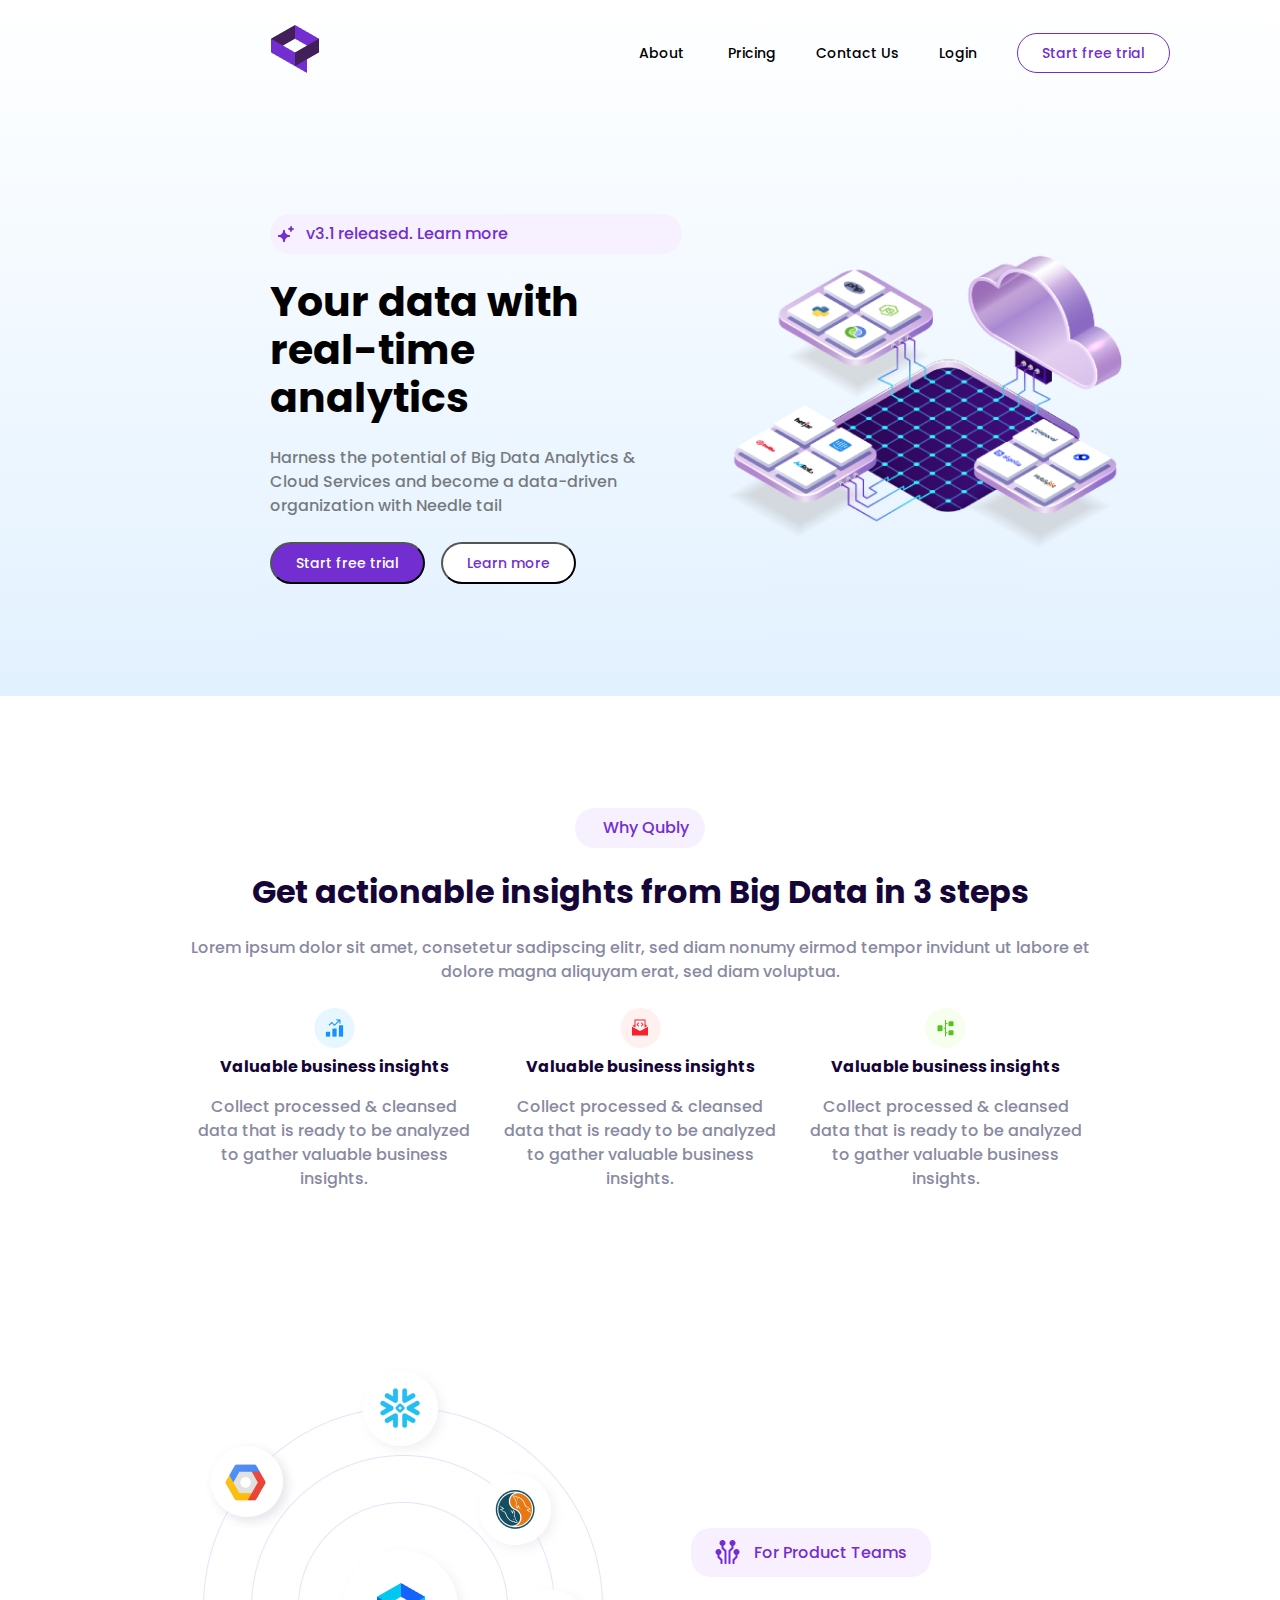
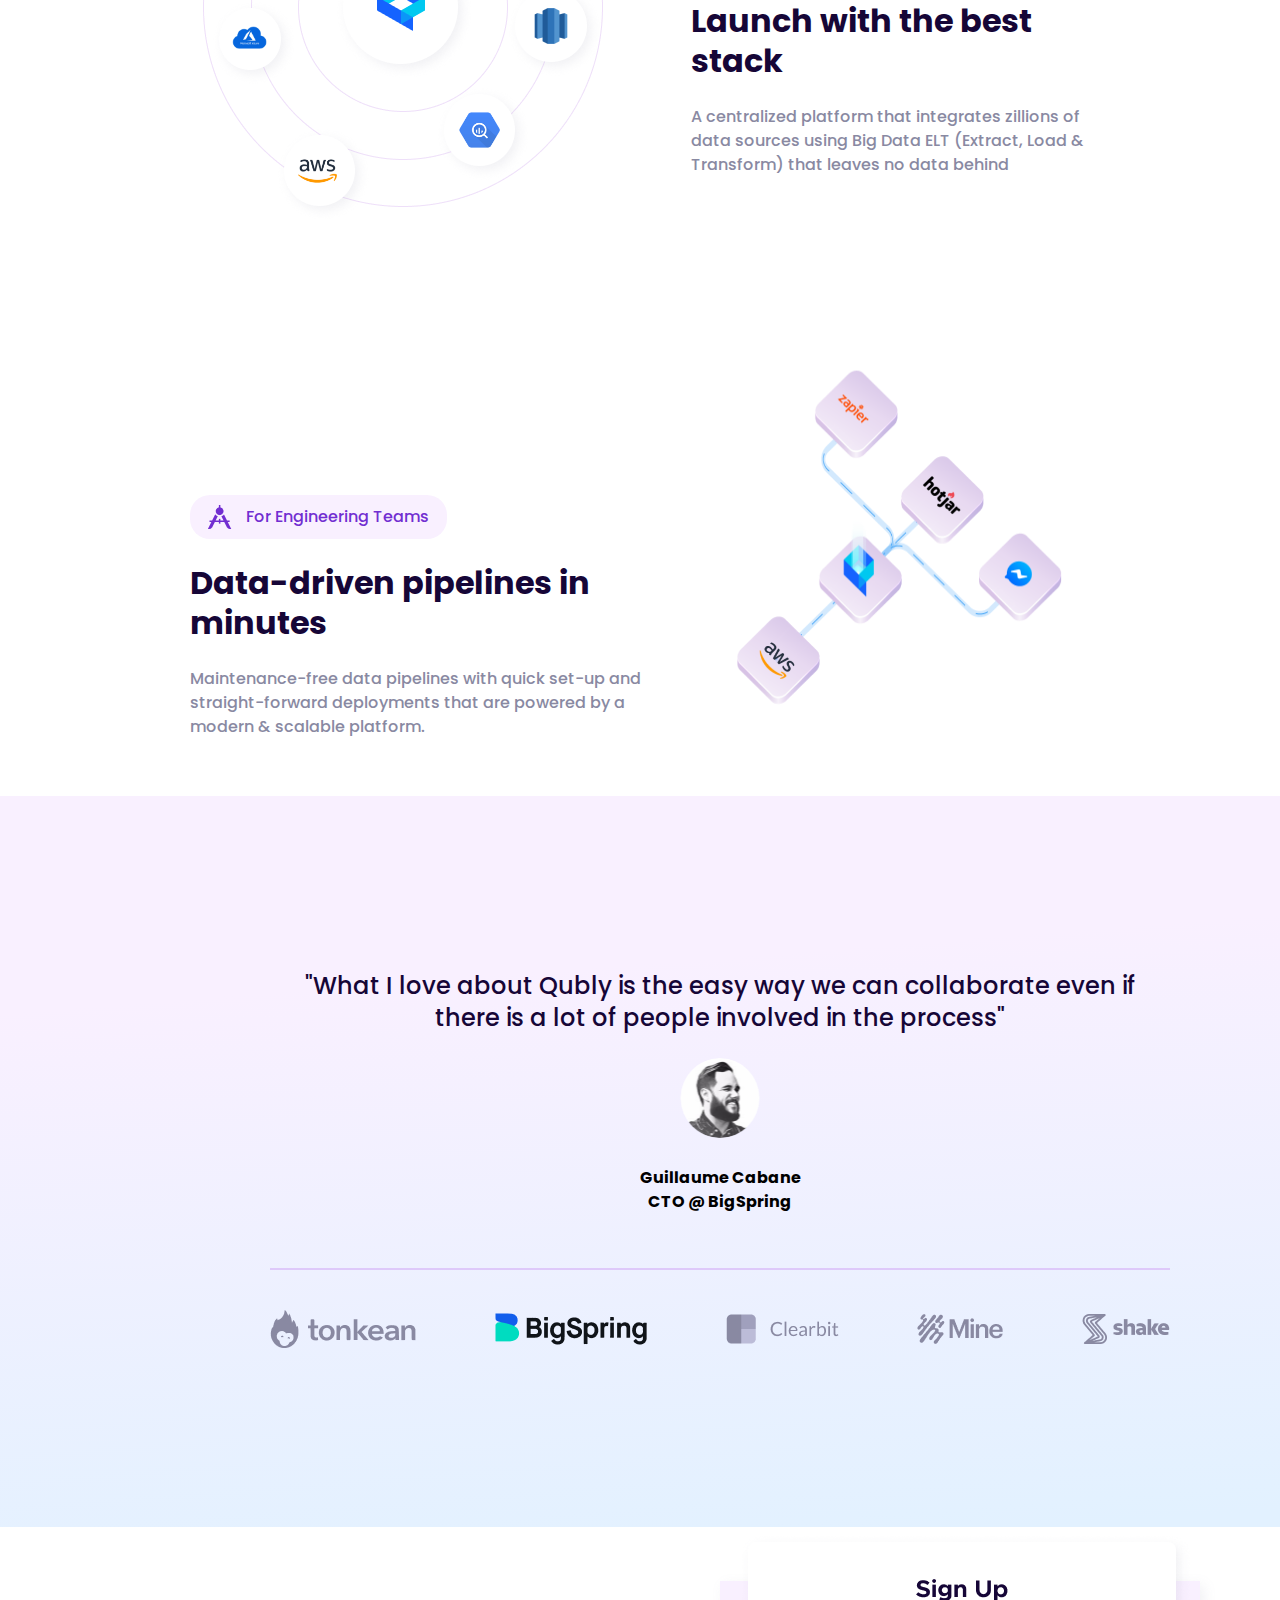
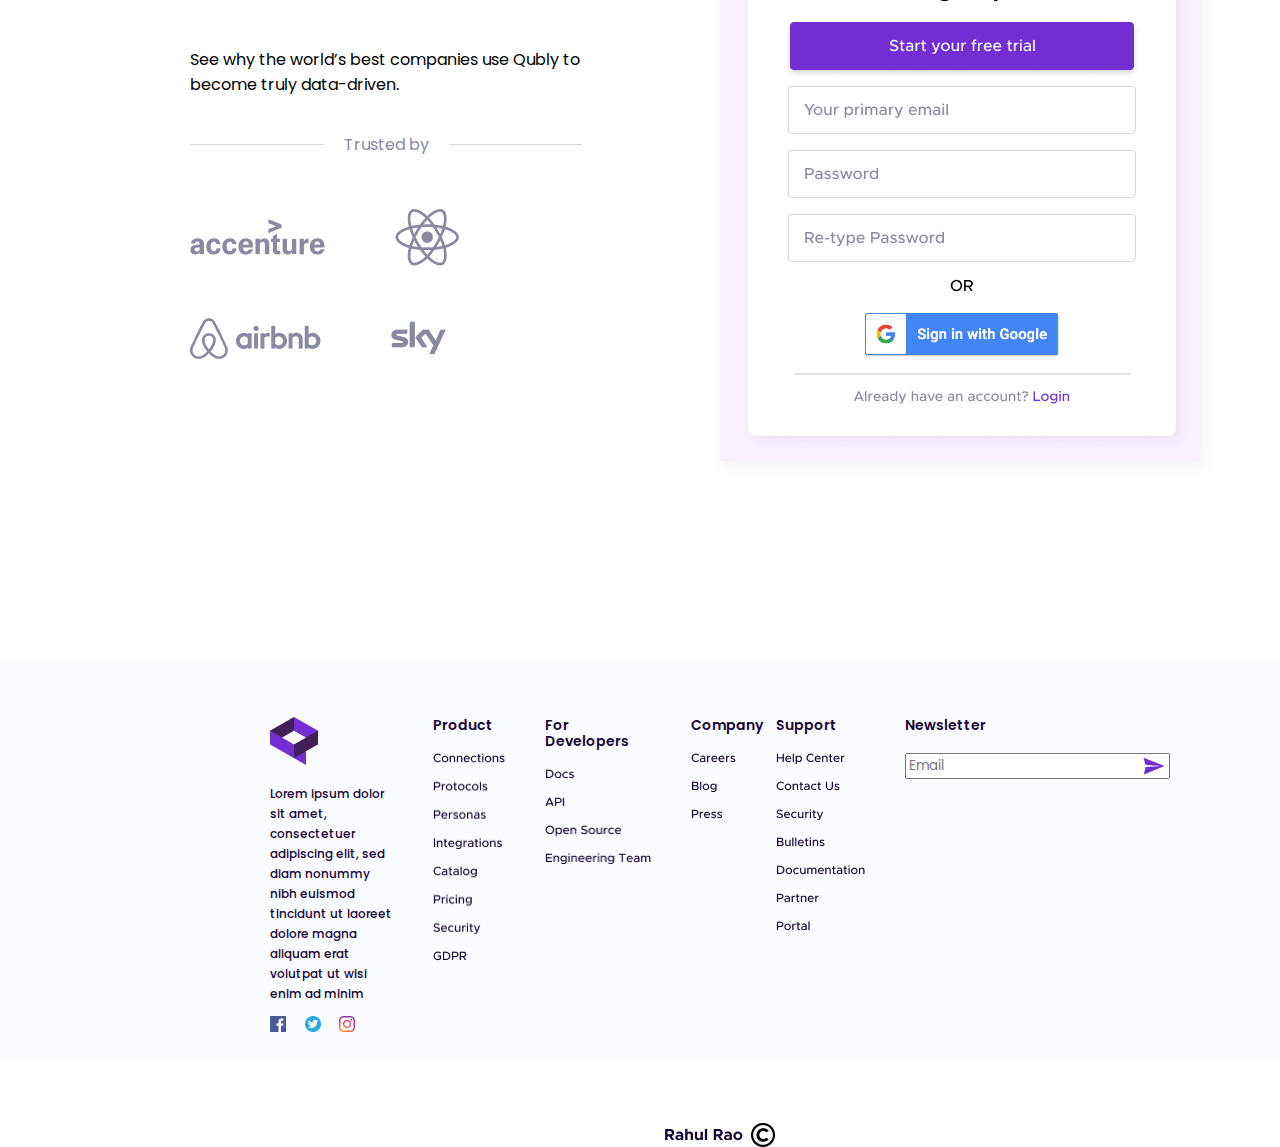
<file: free-landing-page/index.html>
<!DOCTYPE html>
<html lang="en">

<head>
    <meta charset="UTF-8">
    <meta http-equiv="X-UA-Compatible" content="IE=edge">
    <meta name="viewport" content="width=device-width, initial-scale=1.0">
    <title>Free Landing Page-Qubly</title>
    <link rel="stylesheet" href="style.css">
    <link rel="stylesheet" href="https://cdnjs.cloudflare.com/ajax/libs/font-awesome/6.1.1/css/all.min.css"
        integrity="sha512-KfkfwYDsLkIlwQp6LFnl8zNdLGxu9YAA1QvwINks4PhcElQSvqcyVLLD9aMhXd13uQjoXtEKNosOWaZqXgel0g=="
        crossorigin="anonymous" referrerpolicy="no-referrer" />
</head>

<body>
    <div class="background">
        <div class="container">
            <div class="header">
                <div class="left">
                    <img src="images/Logo.png" alt="">
                </div>
                <div class="right">
                    <div class="icon">
                        <a href="#">About</a>
                        <i class="fa-solid fa-angle-down"></i>
                    </div>
                    <a href="#">Pricing</a>
                    <a href="#">Contact Us</a>
                    <a href="#">Login</a>
                    <a class="border" href="#">Start free trial</a>
                </div>
            </div>
            <div class="landing">
                <div class="left">
                    <div class="edits">
                        <div class="edit">
                            <img src="images/edit-brightness.png" alt="">
                            <div>v3.1 released.
                                <a href="#">Learn more</a>
                            </div>
                        </div>
                    </div>
                    <h1>Your data with real-time analytics</h1>
                    <p>Harness the potential of Big Data Analytics & Cloud Services and become a data-driven
                        organization with Needle tail</p>
                    <div class="buttons">
                        <button class="left-button" type="submit">Start free trial</button>
                        <button type="submit">Learn more</button>
                    </div>
                </div>
                <div class="right">
                    <img src="images/image 1 (2).png" alt="">
                </div>
            </div>
        </div>
    </div>

    <div class="container">
        <a href="#" class="tags">
            <div class="tag">
                <i class="fa-solid fa-eye"></i>
                <div>Why Qubly</div>
            </div>
        </a>
        <div class="title">Get actionable insights from Big Data in 3 steps</div>
        <div class="paragraph">Lorem ipsum dolor sit amet, consetetur sadipscing elitr, sed diam nonumy eirmod
            tempor invidunt ut labore et dolore magna aliquyam erat, sed diam voluptua.</div>
        <div class="datas">
            <div class="left">
                <img src="images/chart-bar-33.png" alt="">
                <div>Valuable business insights</div>
                <p>Collect processed & cleansed data that is ready to be analyzed to gather valuable business
                    insights.</p>
            </div>
            <div class="mid">
                <img src="images/newsletter-dev.png" alt="">
                <div>Valuable business insights</div>
                <p>Collect processed & cleansed data that is ready to be analyzed to gather valuable business
                    insights.</p>
            </div>
            <div class="right">
                <img src="images/timeline.png" alt="">
                <div>Valuable business insights</div>
                <p>Collect processed & cleansed data that is ready to be analyzed to gather valuable business
                    insights.</p>
            </div>
        </div>
        <div class="content">
            <div class="left">
                <img src="images/Group 21.png" alt="">
            </div>
            <div class="right">
                <a href="#" class="tags">
                    <div class="tag">
                        <img src="images/Group 11.png" alt="">
                        <div>For Product Teams</div>
                    </div>
                </a>
                <h3>Launch with the best stack</h3>
                <p>A centralized platform that integrates zillions of data sources using Big Data ELT (Extract, Load
                    & Transform) that leaves no data behind</p>
            </div>
        </div>
        <div class="engineering-datas">
            <div class="left">
                <a href="#" class="tags">
                    <div class="tag">
                        <img src="images/Group 28.png" alt="">
                        <div>For Engineering Teams</div>
                    </div>
                </a>
                <h3>Data-driven pipelines in minutes</h3>
                <p>Maintenance-free data pipelines with quick set-up and straight-forward deployments that are
                    powered by a modern & scalable platform.</p>
            </div>
            <div class="right">
                <img src="images/image 6 (1).png" alt="">
            </div>
        </div>
    </div>

    <div class="background-2">
        <div class="container">
            <div class="references">
                <p>"What I love about Qubly is the easy way we can collaborate even if there is a lot of people involved
                    in the process"</p>
                <img src="images/Profile.png" alt="">
                <h4>Guillaume Cabane
                    <br>
                    CTO @ BigSpring
                </h4>
                <div class="border"></div>
            </div>
            <div class="references-bottoms">
                    <img src="images/Tonkean.png" alt="">
                    <img src="images/Group 25.png" alt="">
                    <img src="images/Clearbit.png" alt="">
                    <img src="images/Mine.png" alt="">
                    <img src="images/Shake.png" alt="">
            </div>
        </div>
    </div>
    <div class="container">
        <div class="footer-top">
            <div class="footer-left">
                <div>See why the world’s best companies use Qubly to become truly data-driven.</div>
                <div class="or">Trusted by</div>
                <div class="image-top">
                    <img src="images/accenture-4.png" alt="">
                    <img src="images/react.png" alt="">
                </div>
                <div class="image-bottom">
                    <img src="images/airbnb.png" alt="">
                    <img src="images/sky-4.png" alt="">
                </div>
            </div>
            <div class="footer-right">
                <div class="sign-up">
                    <img src="images/Frame 33.png" alt="">
                </div>
            </div>
        </div>
    </div>
    <div class="background-3">
        <div class="container">
            <div class="footer">
                <div class="comment">
                    <img src="images/Logo (1).png" alt="">
                    <p>Lorem ipsum dolor sit amet, consectetuer adipiscing elit, sed diam nonummy nibh euismod tincidunt ut laoreet dolore magna aliquam erat volutpat ut wisi enim ad minim</p>
                    <div class="images">
                        <img src="images/facebook-icon.png" alt="">
                        <img src="images/twitter-3.png" alt="">
                        <img src="images/instagram-2016.png" alt="">
                    </div>
                </div>
                <div class="product">
                    <div>Product</div>
                    <img src="images/Connections Protocols Personas Integrations Catalog Pricing Security GDPR.png" alt="">
                </div>
                <div class="for-developers">
                    <div>For Developers</div>
                    <img src="images/Docs API Open Source Engineering Team.png" alt="">
                </div>
                <div class="company">
                    <div>Company</div>
                    <img src="images/Careers Blog Press.png" alt="">
                </div>
                <div class="support">
                    <div>Support</div>
                    <img src="images/Help Center Contact Us Security Bulletins Documentation Partner Portal.png" alt="">
                </div>
                <div class="newsletter">
                    <div>Newsletter</div>
                    <div class="input">
                        <input type="text" placeholder="Email">
                        <img src="images/Icon ionic-ios-send.png" alt="">
                    </div>
                </div>  
            </div>
            <div class="footer-bottom">
                <img src="images/Rahul Rao.png" alt="">
                <img src="images/image 7 (1).png" alt="">
            </div>
        </div>
    </div>
</body>

</html>
</file>
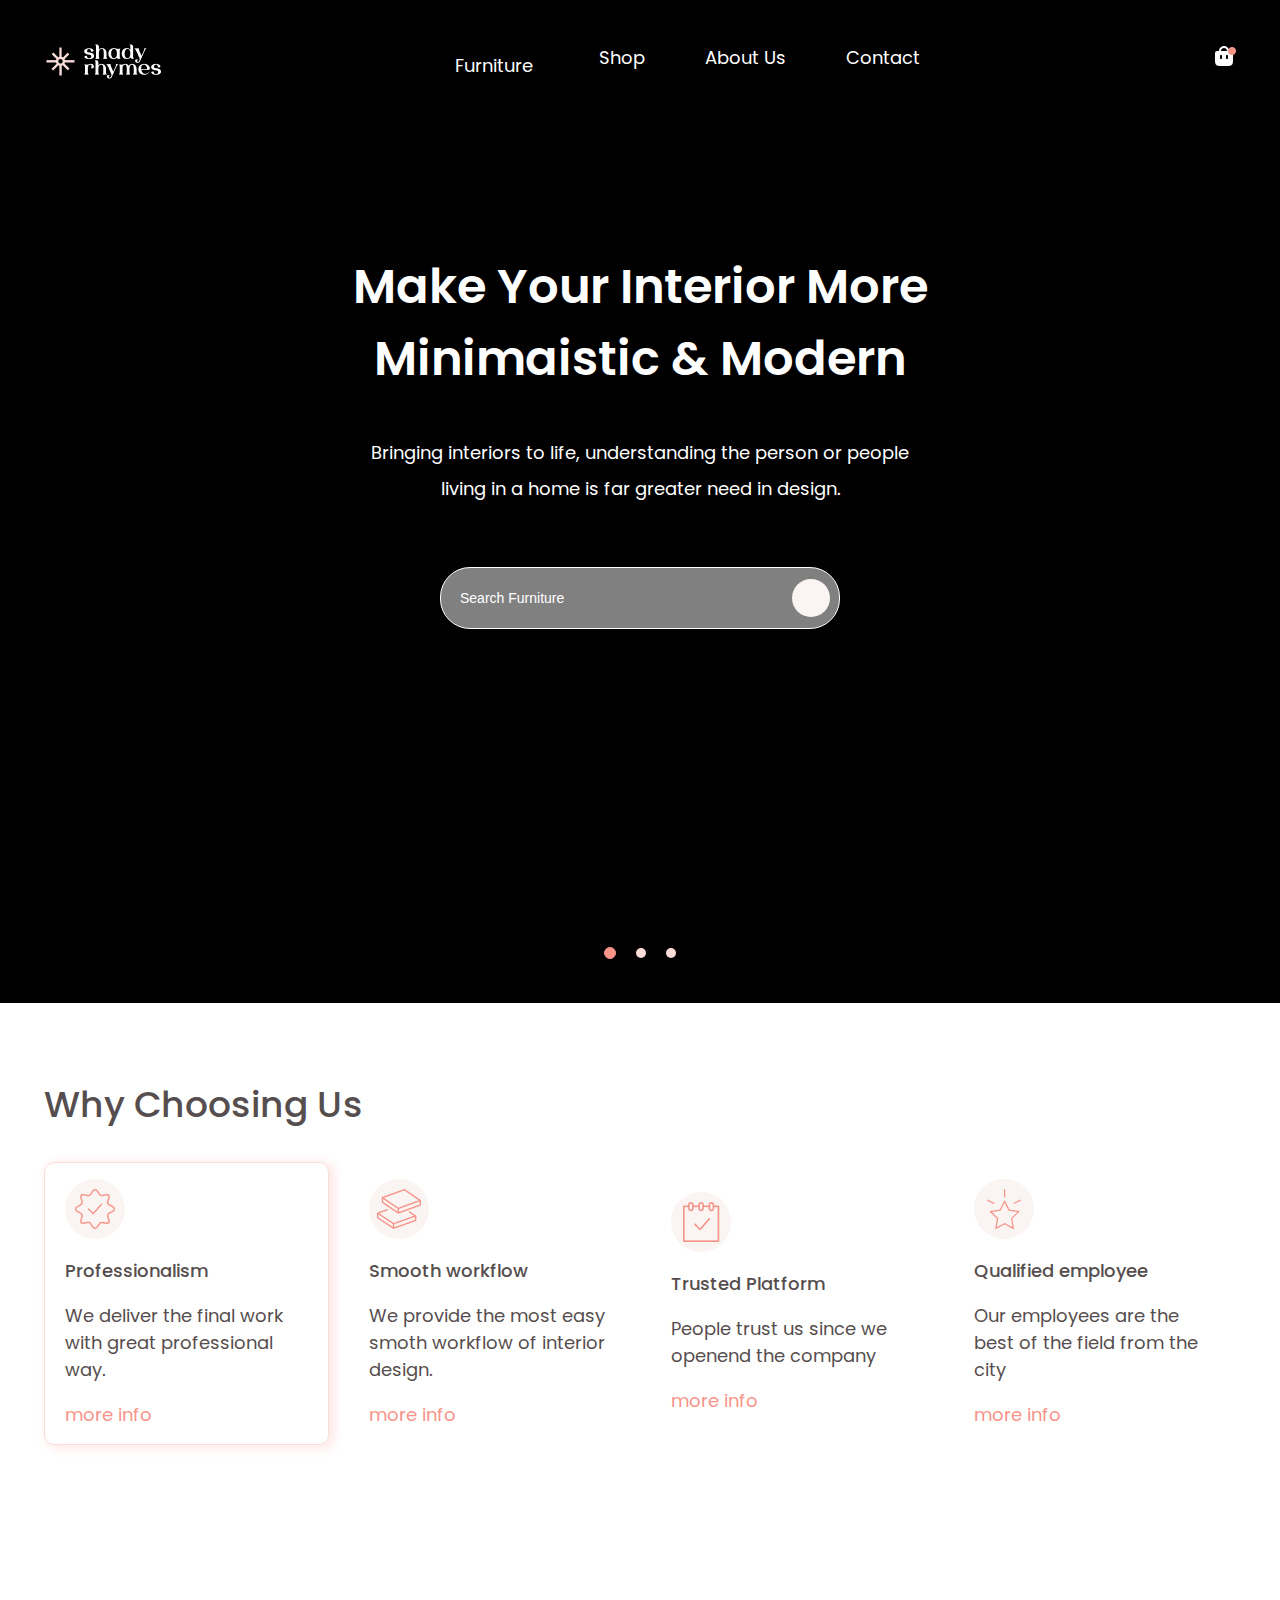
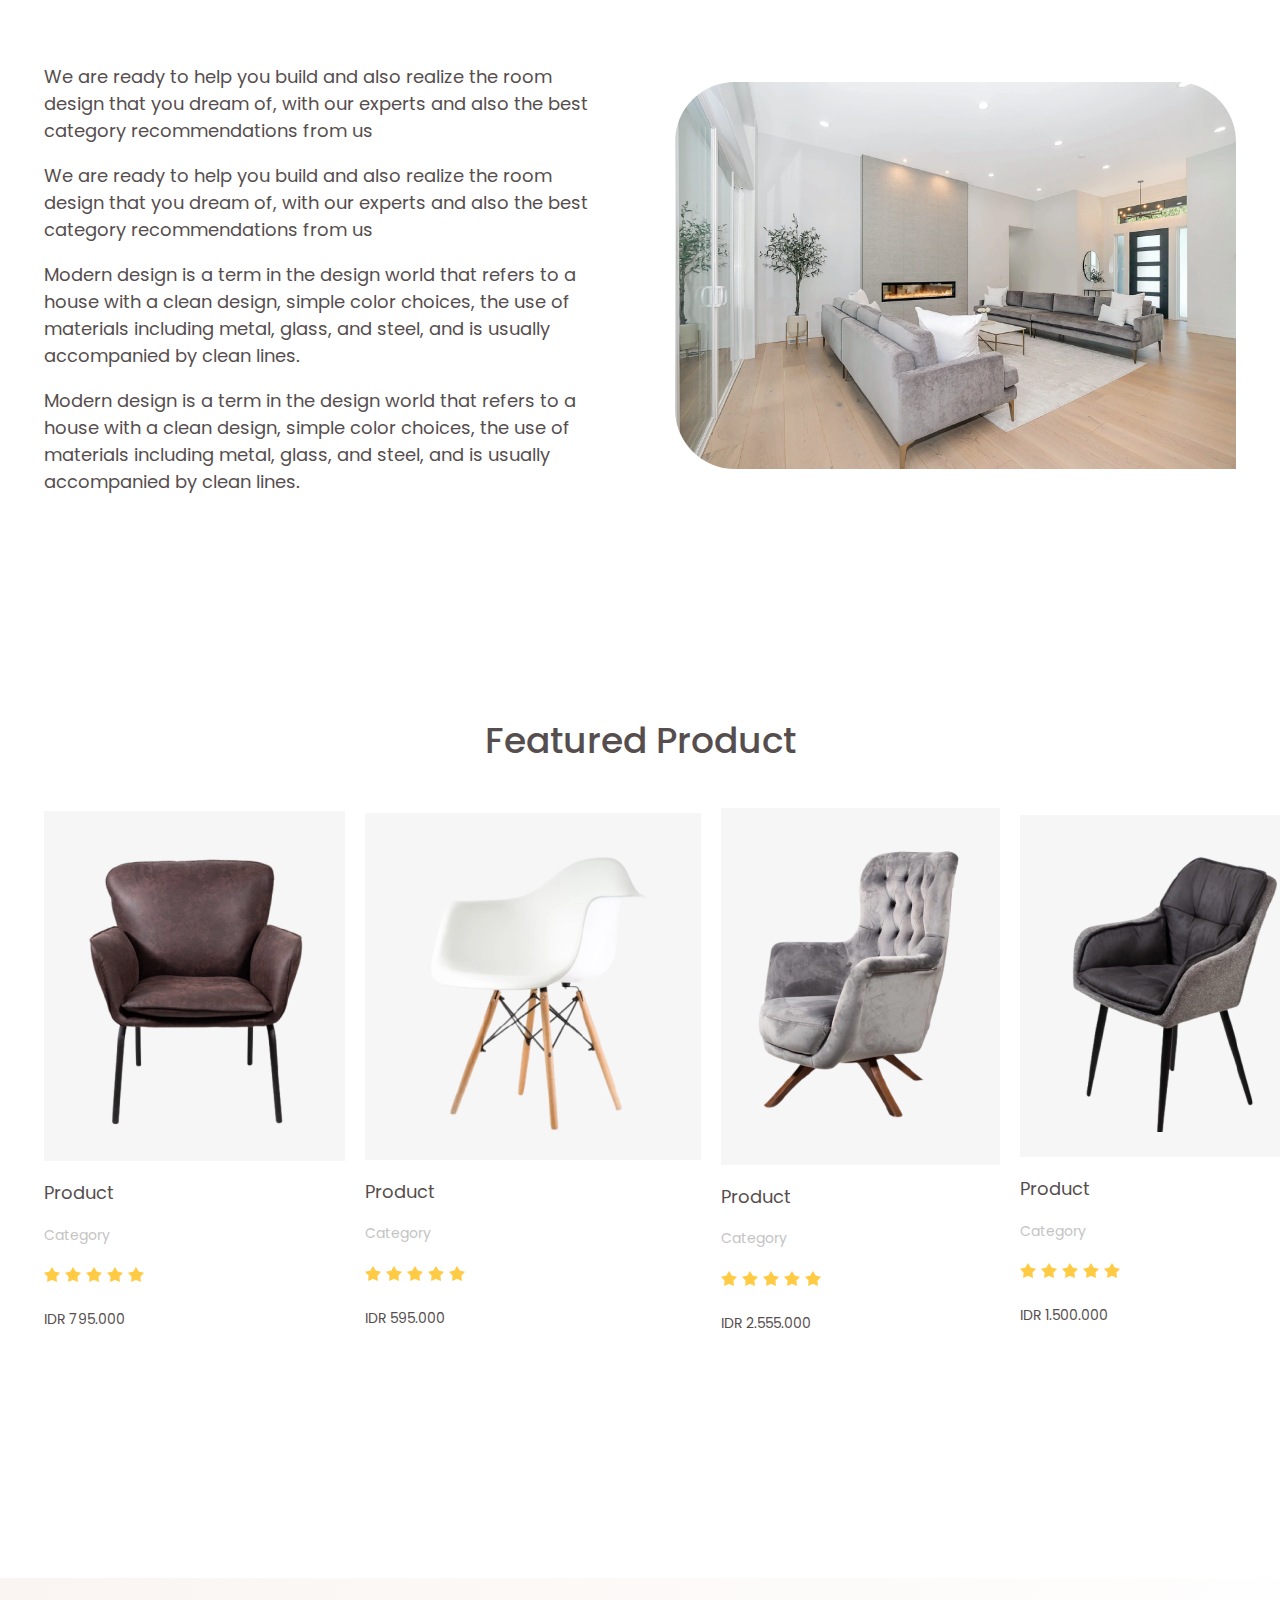
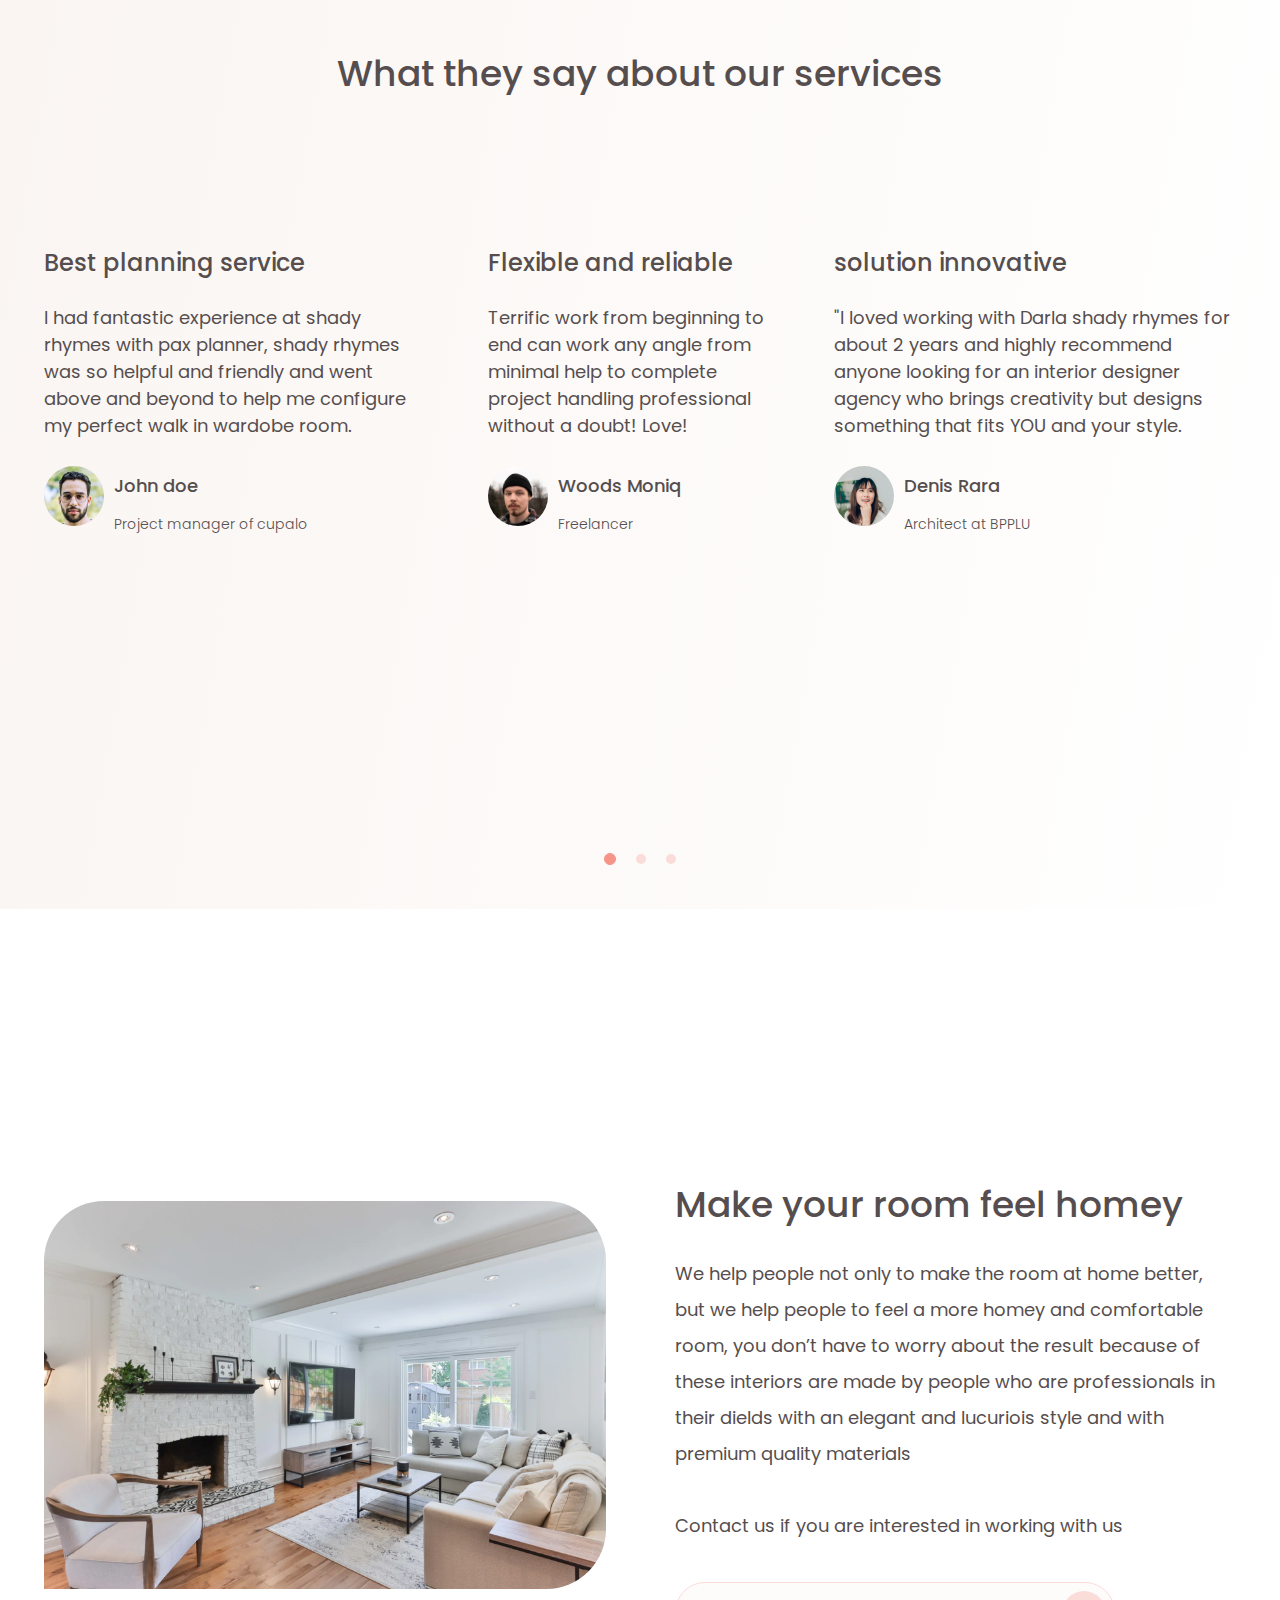
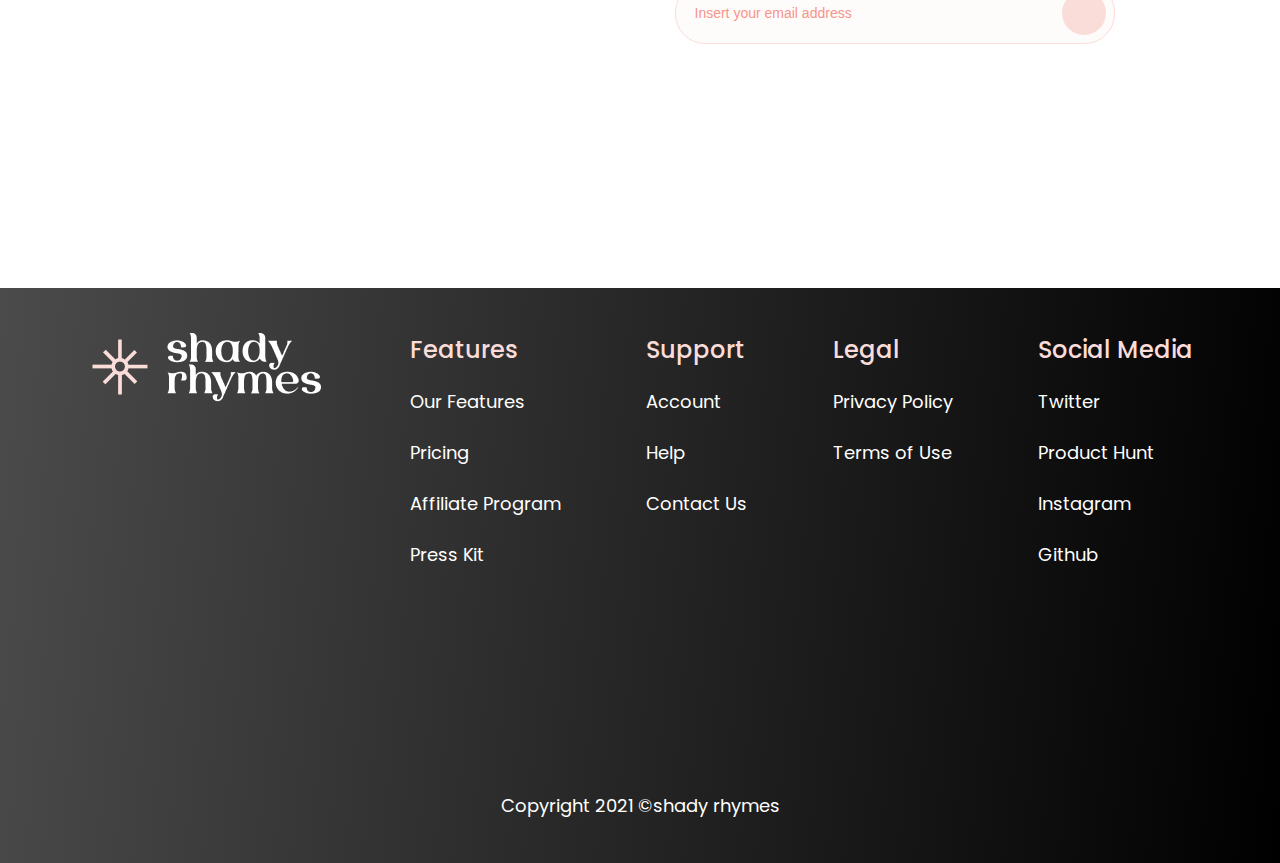
<file: furniture-landing/index.html>
<!DOCTYPE html>
<html lang="en">
<head>
    <meta charset="UTF-8">
    <meta http-equiv="X-UA-Compatible" content="IE=edge">
    <meta name="viewport" content="width=device-width, initial-scale=1.0">
    <title>Shady rhymes interior design landing page</title>
    <link rel="stylesheet" href="style.css">
    <link rel="stylesheet" href="https://cdnjs.cloudflare.com/ajax/libs/font-awesome/6.1.1/css/all.min.css" integrity="sha512-KfkfwYDsLkIlwQp6LFnl8zNdLGxu9YAA1QvwINks4PhcElQSvqcyVLLD9aMhXd13uQjoXtEKNosOWaZqXgel0g==" crossorigin="anonymous" referrerpolicy="no-referrer" />
</head>
<body>
        <div class="container">
            <div class="header">
                <div class="header-left">
                    <a href="#">
                        <img src="images/Asset 1 1.png" alt="">
                    </a>  
                </div>
                <div class="header-medium">
                    <div class="header-medium-left">
                        <a href="#">Furniture</a>
                        <i class="fa-solid fa-angle-down"></i>
                    </div>
                    <a href="#">Shop</a>
                    <a href="#">About Us</a>
                    <a href="#">Contact</a>
                </div>
                <div class="header-right">
                    <img src="images/Bag_fill.png" alt="">
                </div>
            </div>
            <div class="search">
                <h1>Make Your Interior More Minimaistic & Modern</h1>
                <h3>Bringing interiors to life, understanding the person or people living in a home is far greater need in design.</h3>
                <div class="input">
                    <input type="text" placeholder="Search Furniture">
                    <div class="circle">
                        <i class="fa-solid fa-magnifying-glass"></i>
                    </div>
                </div>
            </div>
            <div class="circles">
                <div class="pink-color"></div>
                <div></div>
                <div></div>
            </div>
            </div>
        </div>
    <div class="container head">
        <h2>Why Choosing Us</h2>
        <div class="choosing-us">
            <div class="card active">
                <div class="circle">
                    <img src="images/icon.png" alt="">
                </div>
                <h3>Professionalism</h3>
                <p>We deliver the final work with great professional way.</p>
                <a href="#">more info</a>
            </div>
            <div class="card">
                <div class="circle">
                    <img src="images/icon (1).png" alt="">
                </div>
                <h3>Smooth workflow</h3>
                <p>We provide the most easy smoth workflow of interior design.</p>
                <a href="#">more info</a>
            </div>
            <div class="card">
                <div class="circle">
                    <img src="images/icon (2).png" alt="">
                </div>
                <h3>Trusted Platform</h3>
                <p>People trust us since we openend the company</p>
                <a href="#">more info</a>
            </div>
            <div class="card">
                <div class="circle">
                    <img src="images/icon (3).png" alt="">
                </div>
                <h3>Qualified employee</h3>
                <p>Our employees are the best of the field from the city</p>
                <a href="#">more info</a>
            </div>
        </div>
        <div class="visualize-your-ideas">
            <div class="left">
                <p>We are ready to help you build and also realize the room design that you dream of, with our experts and also the best category recommendations from us</p>
                <p>We are ready to help you build and also realize the room design that you dream of, with our experts and also the best category recommendations from us</p>
                <p>Modern design is a term in the design world that refers to a house with a clean design, simple color choices, the use of materials including metal, glass, and steel, and is usually accompanied by clean lines.
                </p>
                <p>Modern design is a term in the design world that refers to a house with a clean design, simple color choices, the use of materials including metal, glass, and steel, and is usually accompanied by clean lines.
                </p>
            </div>
            <div class="right">
                <img src="images/image 5.png" alt="">
            </div>
        </div>
        <h1 class="title">Featured Product</h1>
        <div class="products">
            <div class="product">
                <div class="img">
                    <img src="images/image 10 (1).png" alt="">
                </div>
                <h3>Product</h3>  
                <h4>Category</h4>
                <img src="images/rating.png" alt="">
                <span>IDR 795.000</span>
            </div>
            <div class="product">
                <div class="img">
                    <img src="images/image 8.png" alt="">
                </div>
                <h3>Product</h3>  
                <h4>Category</h4>
                <img src="images/rating.png" alt="">
                <span>IDR 595.000</span>
            </div>
            <div class="product">
                <div class="img">
                    <img src="images/image 9 (1).png" alt="">
                </div>
                <h3>Product</h3>  
                <h4>Category</h4>
                <img src="images/rating.png" alt="">
                <span>IDR 2.555.000</span>
            </div>
            <div class="product">
                <div class="img">
                    <img src="images/image 7 (2).png" alt="">
                </div>
                <h3>Product</h3>  
                <h4>Category</h4>
                <img src="images/rating.png" alt="">
                <span>IDR 1.500.000</span>
            </div>
        </div>
    </div>
    <div class="container body">
        <h1>What they say about our services</h1>
        <div class="comments">
            <div class="comment">
                <h3>Best planning service</h3>
                <p>I had fantastic experience at shady rhymes with pax planner, shady rhymes was so helpful and friendly and went above and beyond to help me configure my perfect walk in wardobe room.</p>
                <div class="person">
                    <div class="person-left">
                        <img src="images/image 12 (1).png" alt="">
                    </div>
                    <div class="person-right">
                        <h2>John doe</h2>
                        <div>Project manager of cupalo</div>
                    </div>
                </div>
            </div>
            <div class="comment">
                <h3>Flexible and reliable</h3>
                <p>Terrific work from beginning to end can work any angle from minimal help to complete project handling professional without a doubt!  Love!</p>
                <div class="person">
                    <div class="person-left">
                        <img src="images/image 13.png" alt="">
                    </div>
                    <div class="person-right">
                        <h2>Woods Moniq</h2>
                        <div>Freelancer</div>
                    </div>
                </div>
            </div>
            <div class="comment">
                <h3>solution innovative</h3>
                <p>"I loved working with Darla shady rhymes for about 2 years and highly recommend anyone looking for an interior designer agency who brings creativity but designs something that fits YOU and your style.</p>
                <div class="person">
                    <div class="person-left">
                        <img src="images/image 14.png" alt="">
                    </div>
                    <div class="person-right">
                        <h2>Denis Rara</h2>
                        <div>Architect at BPPLU</div>
                    </div>
                </div>
            </div>
        </div>
        <div class="circles">
            <div class="pink-color"></div>
            <div></div>
            <div></div>
        </div>
    </div>
    <div class="container head">
        <div class="make-your-room">
            <div class="room-left">
                <img src="images/image 11 (1).png" alt="">
            </div>
            <div class="room-right">
                <h1>Make your room feel homey</h1>
                <p>We help people not only to make the room at home better, but we help people to feel a more homey and comfortable room, you don’t have to worry about the result because of these interiors are made by people who are professionals in their dields with an elegant and lucuriois style and with premium quality materials
                    <br><br>
                    Contact us if you are interested in working with us</p>
                <div class="input">
                    <input type="text" placeholder="Insert your email address">
                    <div class="circle">
                        <i class="fa-solid fa-angle-right"></i>
                    </div>
                </div>
            </div>
        </div>
    </div>
    <div class="container grey">
        <div class="footers">
            <div class="footer">
                <img src="images/Asset 1 1 (1).png" alt="">
            </div>
            <div class="footer">
                <h5>Features</h5>
                <div>Our Features</div>
                <div>Pricing</div>
                <div>Affiliate Program</div>
                <div>Press Kit</div>
            </div>
            <div class="footer">
                <h5>Support</h5>
                <div>Account</div>
                <div>Help</div>
                <div>Contact Us</div>
            </div>
            <div class="footer">
                <h5>Legal</h5>
                <div>Privacy Policy</div>
                <div>Terms of  Use</div>
            </div>
            <div class="footer">
                <h5>Social Media</h5>
                <div>Twitter</div>
                <div>Product Hunt</div>
                <div>Instagram</div>
                <div>Github</div>
            </div>
        </div>
        <div class="image-bottom">Copyright 2021 ©shady rhymes</div>
    </div>
</body>
</html>
</file>
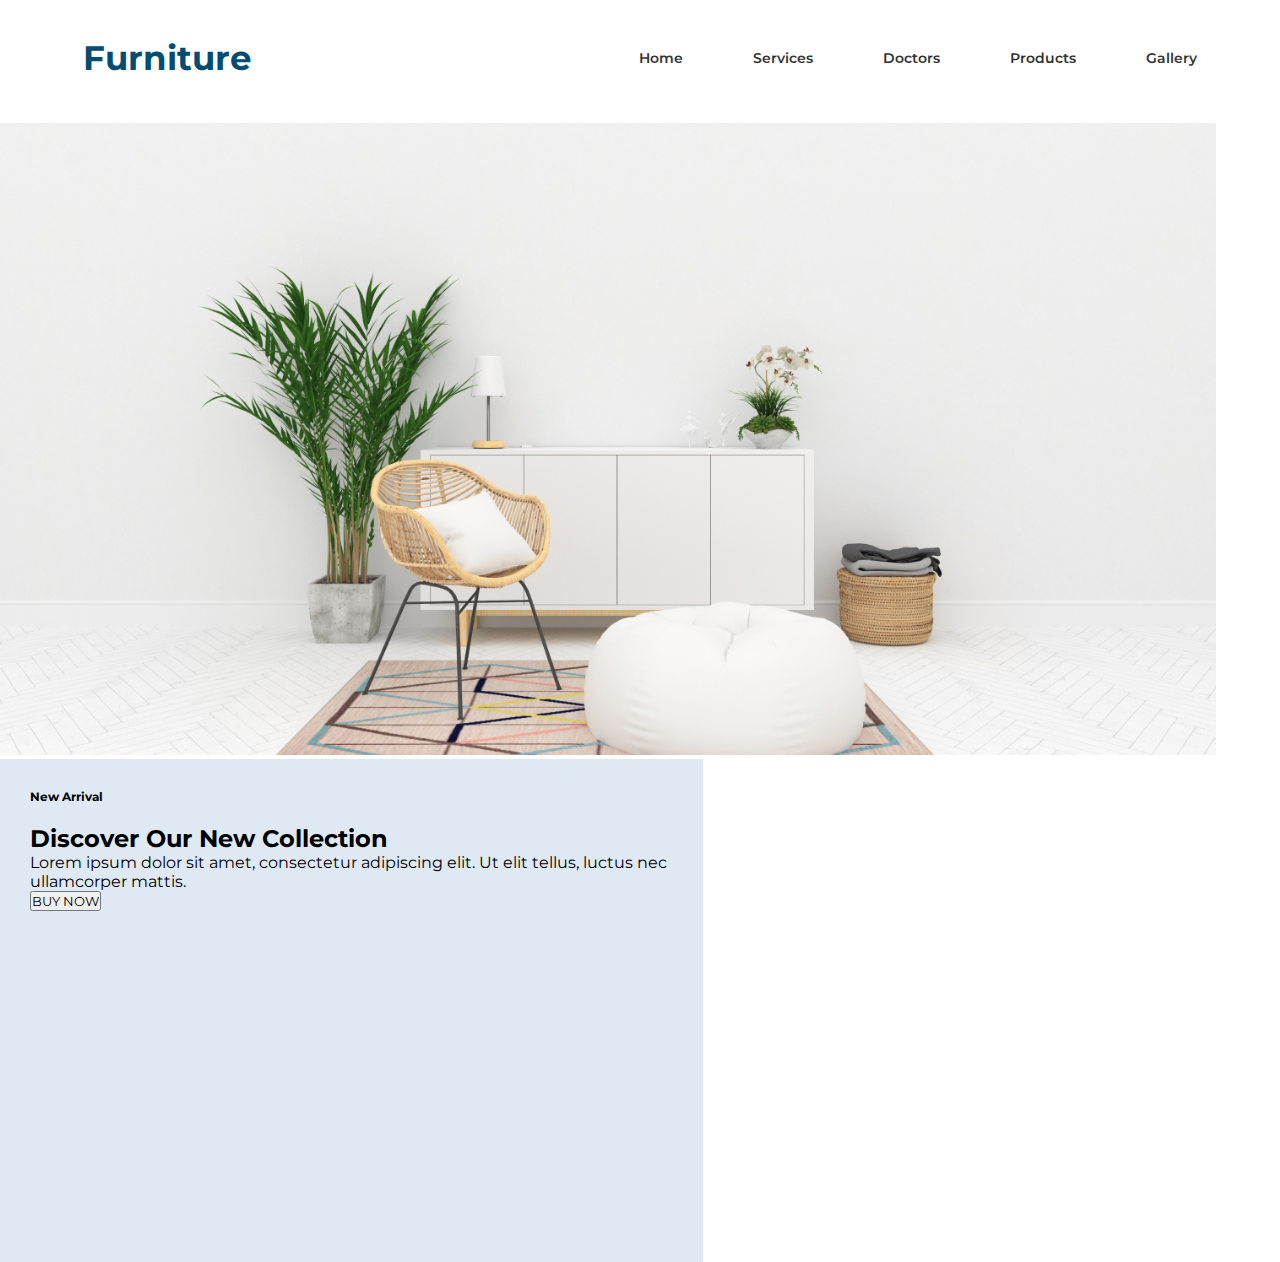
<file: furniture-website-community/index.html>
<!DOCTYPE html>
<html lang="en">
<head>
    <meta charset="UTF-8">
    <meta http-equiv="X-UA-Compatible" content="IE=edge">
    <meta name="viewport" content="width=device-width, initial-scale=1.0">
    <title>Furniture-Website-(Community)</title>
    <link rel="stylesheet" href="style.css">
</head>
<body>
    <div class="container">
        <div class="header">
            <div class="header-left">
                <div>Furniture</div>
                </div> 
            <div class="header-right">
                <div>Home</div>
                <div>Services</div>
                <div>Doctors</div>
                <div>Products</div>
                <div>Gallery</div>
            </div>
        </div>
    </div>
    <div class="sub-header">
            <img src="images/Mask Group (2).jpg" alt="">
            <div class="sub-header-right">
                <h5>New Arrival</h5>
                <h2>Discover Our New Collection</h2>
                <p>Lorem ipsum dolor sit amet, consectetur adipiscing elit. Ut elit tellus, luctus nec ullamcorper mattis.</p>
                <a href="#">
                    <button>BUY NOW</button>
                </a>
            </div>
        </div> 
    </div>
</body>
</html>
</file>
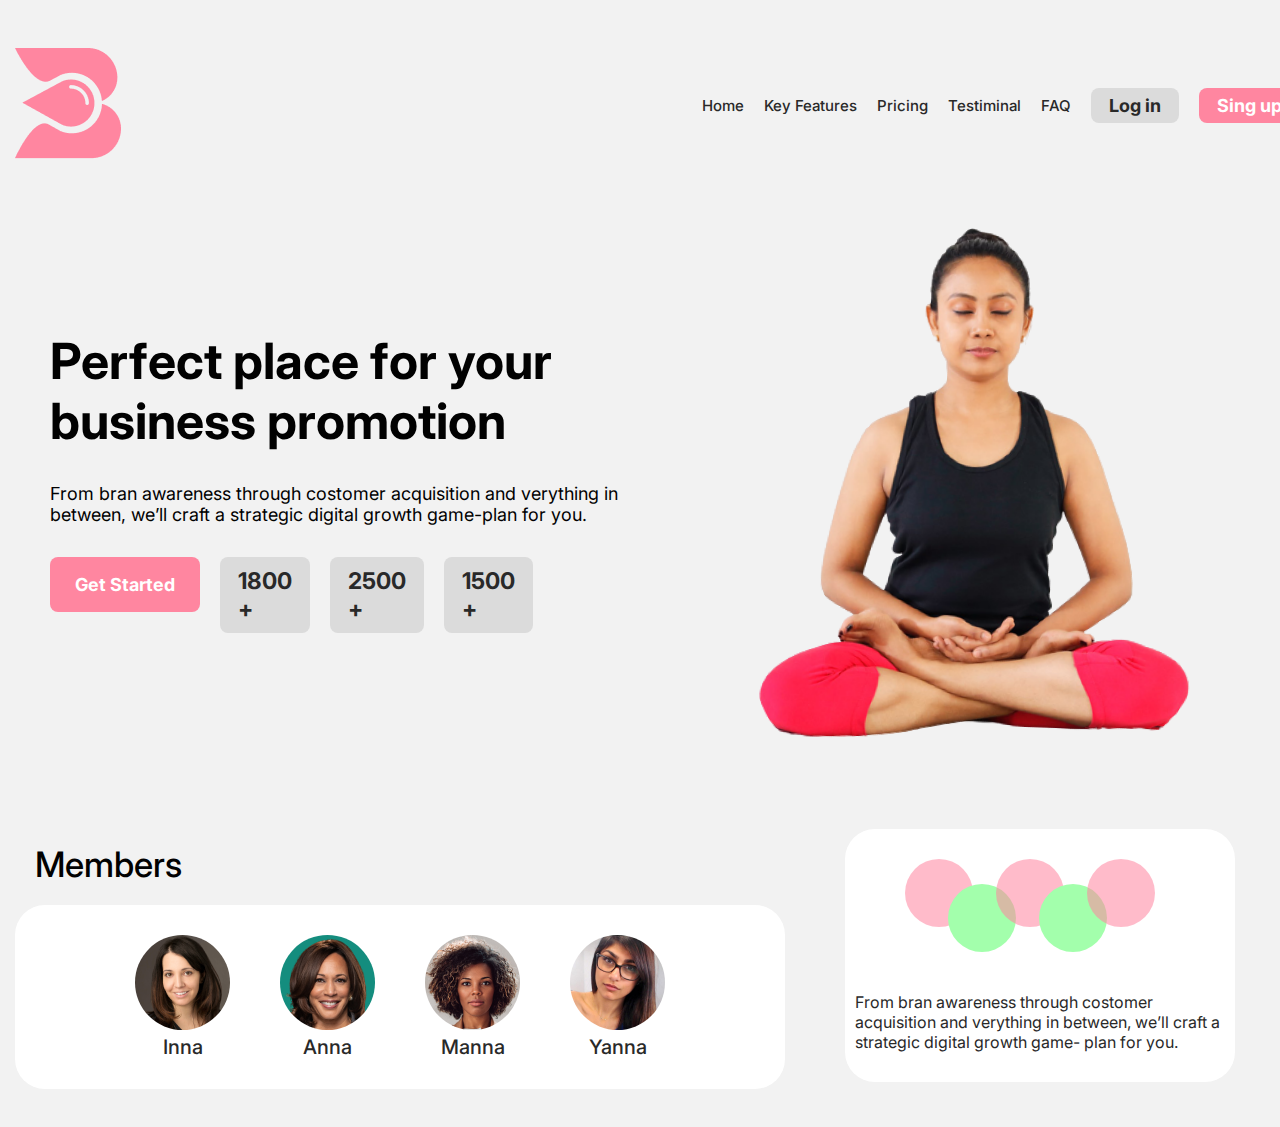
<file: portfolio/index.html>
<!DOCTYPE html>
<html lang="en">

<head>
    <meta charset="UTF-8">
    <meta http-equiv="X-UA-Compatible" content="IE=edge">
    <meta name="viewport" content="width=device-width, initial-scale=1.0">
    <title>Portfolio(Community) </title>
    <link rel="stylesheet" href="style.css">
</head>

<body>
    <div class="header">
        <div class="header-logo">
            <img src="images/Group.png" alt="">
        </div>
        <div class="header-menu">
            <a class="small-menu" href="#">Home</a>
            <a class="small-menu" href="#">Key Features</a>
            <a class="small-menu" href="#">Pricing</a>
            <a class="small-menu" href="#">Testiminal</a>
            <a class="small-menu" href="#">FAQ</a>
            <a href="#" class="Log-in">Log in</a>
            <a href="#" class="Sing-up">Sing up</a>
        </div>
    </div>
    <div class="content">
        <div class="left">
            <div class="title">Perfect place for
                your business
                promotion</div>
            <div class="description">From bran awareness through costomer
                acquisition and verything in between, we’ll craft a
                strategic digital growth game-plan for you.</div>
            <div class="boxes">
                <div class="pink-box">Get Started</div>
                <div class="box">1800<br>+</div>
                <div class="box">2500<br>+</div>
                <div class="box">1500<br>+</div>

            </div>
        </div>
        <div class="right">
            <img src="images/yoga-16-removebg-preview 1.png" alt="">
        </div>
    </div>
    <div class="footer">
        <div class="footer-left">
            <h3>Members</h3>
            <div class="table">
                <ul>
                    <li>
                        <a href="#">
                            <img src="images/image 1.png" alt="">
                            Inna
                        </a>
                    </li>

                    <li>
                        <a href="#">
                            <img src="images/image 2.png" alt="">
                            Anna
                        </a>
                    </li>

                    <li>
                        <a href="#">
                            <img src="images/image 3.png" alt="">
                            Manna
                        </a>
                    </li>

                    <li>
                        <a href="#">
                            <img src="images/image 4.png" alt="">
                            Yanna
                        </a>
                    </li>
                </ul>
            </div>
        </div>
        <div class="footer-right">
            <ul class="dots">
                <li></li>
                <li class="green"></li>
                <li></li>
                <li class="green"></li>
                <li></li>
            </ul>

            <p>
                From bran awareness through
                costomer acquisition and
                verything in between, we’ll craft
                a strategic digital growth game-
                plan for you.
            </p>
        </div>
    </div>
</body>

</html>
</file>
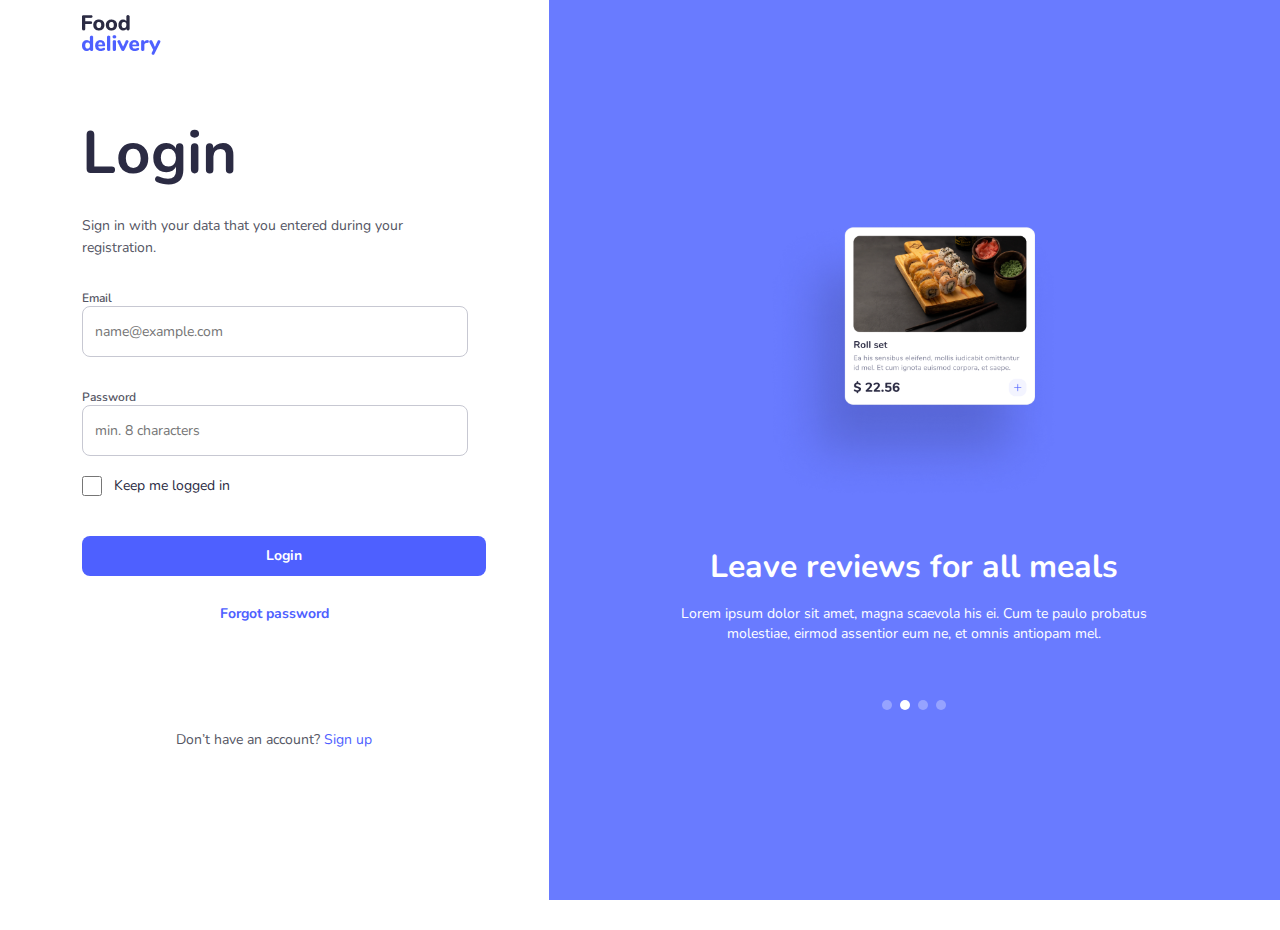
<file: food-delivery/login.html>
<!DOCTYPE html>
<html lang="en">

<head>
    <meta charset="UTF-8">
    <meta http-equiv="X-UA-Compatible" content="IE=edge">
    <meta name="viewport" content="width=left, initial-scale=1.0">
    <title>Food Delivery</title>
    <link rel="stylesheet" href="styles/login.css">
</head>

<body>
    <div class="container">
        <div class="left">
            <div class="left-wrapper">
                <img src="images/shape.png" alt="">
                <h1>Login</h1>
                <span>Sign in with your data that you entered during your <br>
                    registration.</span>
                <div class="label">Email</div>
                <input type="text" placeholder="name@example.com">
                <div class="label">Password</div>
                <input type="text" placeholder="min. 8 characters">
                <div class="boxes">
                    <input type="checkbox" />
                    <div class="text">Keep me logged in</div>
                </div>
                <a href="./index.html" class="login">
                    Login
                </a>
                <a class="forgot-password" href="#">
                    Forgot password
                </a>
                <div class="sign-up">Don’t have an account? <a href="#">Sign up</a></div>
            </div>
        </div>
        <div class="right">
            <div class="container">
                <img src="images/squared.png" alt="">
                <span>Leave reviews for all meals</span>
                <p>Lorem ipsum dolor sit amet, magna scaevola his ei. Cum te paulo probatus molestiae, eirmod assentior
                    eum ne, et omnis antiopam mel.</p>
                <div class="circle">
                    <div></div>
                    <div class="white"></div>
                    <div></div>
                    <div></div>
                </div>
            </div>
        </div>
    </div>

</body>

</html>
</file>
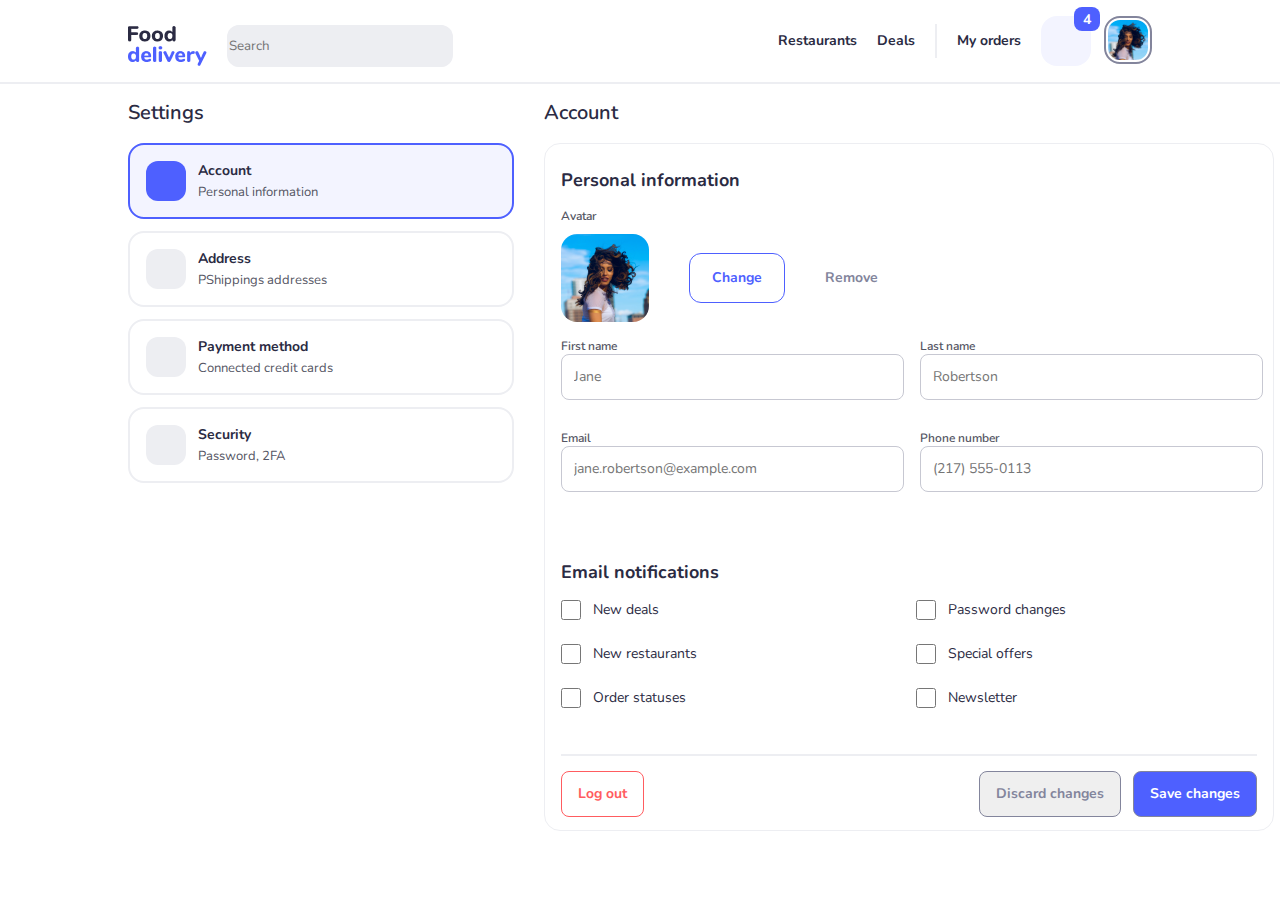
<file: food-delivery/profile.html>
<!DOCTYPE html>
<html lang="en">

<head>
    <meta charset="UTF-8">
    <meta http-equiv="X-UA-Compatible" content="IE=edge">
    <meta name="viewport" content="width=device-width, initial-scale=1.0">
    <title>Document</title>
    <link rel="stylesheet" href="styles/profile.css">
    <link rel="stylesheet" href="https://cdnjs.cloudflare.com/ajax/libs/font-awesome/6.1.1/css/all.min.css"
        integrity="sha512-KfkfwYDsLkIlwQp6LFnl8zNdLGxu9YAA1QvwINks4PhcElQSvqcyVLLD9aMhXd13uQjoXtEKNosOWaZqXgel0g=="
        crossorigin="anonymous" referrerpolicy="no-referrer" />
</head>

<body>
    <div class="container">
        <div class="header">
            <div class="left">
                <img src="images/shape.png" alt="">
                <div class="search">
                    <input type="text" placeholder="Search">
                    <i class="fa-solid fa-magnifying-glass"></i>
                </div>
            </div>
            <div class="right">
                <a href="#">Restaurants</a>
                <a href="#">Deals</a>
                <a class="line" href="#"></a>
                <a href="#">My orders</a>

                <div class="profile-wrapper">
                    <a class="basket">
                        <i class="fa-solid fa-basket-shopping"></i>
                        <div class="badge">4</div>
                    </a>
                    <a class="avatar">
                        <img src="images/img.png" alt="">
                    </a>
                </div>
            </div>
        </div>
    </div>
    <div class="border"></div>
    <div class="container">
        <div class="profile">
            <div class="settings">
                <h1 class="title">Settings</h1>
                <div class="left">
                    <div class="personel-account choose">
                        <div class="icon">
                            <i class="fa-regular fa-user"></i>
                        </div>
                        <div class="text">
                            <h2>Account</h2>
                            <h4>Personal information</h4>
                        </div>
                    </div>

                    <div class="personel-account">
                        <div class="icon">
                            <i class="fa-solid fa-location-dot"></i>
                        </div>
                        <div class="text">
                            <h2>Address</h2>
                            <h4>PShippings addresses</h4>
                        </div>
                    </div>

                    <div class="personel-account">
                        <div class="icon">
                            <i class="fa-regular fa-credit-card"></i>
                        </div>
                        <div class="text">
                            <h2>Payment method</h2>
                            <h4>Connected credit cards</h4>
                        </div>
                    </div>

                    <div class="personel-account">
                        <div class="icon">
                            <i class="fa-solid fa-shield"></i>
                        </div>
                        <div class="text">
                            <h2>Security</h2>
                            <h4>Password, 2FA</h4>
                        </div>
                    </div>

                </div>

            </div>


            <div class="account">
                <h1 class="title">Account</h1>
                <div class="border-right">
                    <h1>Personal information</h1>
                    <h5>Avatar</h5>
                    <div class="avatar">
                        <img class="image" src="images/img 8.png" alt="">
                        <div class="change">Change</div>
                        <span class="remove">Remove</span>
                    </div>
                    <div class="input">
                        <div class="input-left">
                            <h5>First name</h5>
                            <input type="text" placeholder="Jane">
                        </div>
                        <div class="input-right">
                            <h5>Last name</h5>
                            <input type="text" placeholder="Robertson">
                        </div>

                    </div>
                    <div class="input padding">
                        <div class="input-left">
                            <h5>Email</h5>
                            <input type="text" placeholder="jane.robertson@example.com">
                        </div>
                        <div class="input-right">
                            <h5>Phone number</h5>
                            <input type="text" placeholder="(217) 555-0113">
                        </div>
                    </div>
                    <h1>Email notifications</h1>
                    <div class="email-notifications">
                        <div class="left">
                            <input class="checkbox" type="checkbox">
                            <div>New deals</div>
                        </div>
                        <div class="right">
                            <input class="checkbox" type="checkbox">
                            <div>Password changes</div>
                        </div>
                    </div>
                    <div class="email-notifications">
                        <div class="left">
                            <input class="checkbox" type="checkbox">
                            <div>New restaurants</div>
                        </div>
                        <div class="right">
                            <input class="checkbox" type="checkbox">
                            <div>Special offers</div>
                        </div>
                    </div>
                    <div class="email-notifications">
                        <div class="left">
                            <input class="checkbox" type="checkbox">
                            <div>Order statuses</div>
                        </div>
                        <div class="right">
                            <input class="checkbox" type="checkbox">
                            <div>Newsletter</div>
                        </div>
                    </div>
                    <br>
                    <div class="border"></div>
                    <div class="footer">
                        <button class="footer-left">Log out</button>
                        <div class="footer-right">
                            <button>Discard changes</button>
                            <button class="color">Save changes</button>
                        </div>
                    </div>
                </div>

            </div>
        </div>
    </div>
</body>

</html>
</file>
<file: fitness-landing-page-/style.css>
@import url('https://fonts.googleapis.com/css2?family=Poppins:wght@300;400;500;600;700;800;900&display=swap');

body{
    padding:0;
    margin:0;
    font-family: 'Poppins', sans-serif;
    background:#000;
}

a{
    text-decoration: none;
}

.container{
    width:1058px;
    margin:0 auto;
    
    
}

.container .header{
    display:flex;
    justify-content:space-between;
    align-items:center;
    padding-top:45px;
    padding-bottom:136px;
}

.container .header .left a{
    font-weight: 600;
    font-size: 18px;
    line-height: 22px;
    color: #FFFFFF;
}

.container .header .right{
    display:flex;
    column-gap:50px;
}

.container .header .right a{
    font-weight: 400;
    font-size: 12px;
    line-height: 12px;
    color: #FFFFFF;
    opacity: 0.67;
}

.container .new{
    display:flex;
    justify-content: flex-start;
    align-items:center;
    column-gap:15px;
    width: 329px;
    height: 36px;
    background: #191919;
    border-radius: 200px;
}

.container .new .green{
    font-weight: 600;
font-size: 10px;
line-height: 18px;
color: #FFFFFF;
width: 26px;
height: 18px;
background-color: #25AB75;
padding:5px 11px;
border-radius:200px;
margin-left:10px;

}

.container .new a{
    font-weight: 400;
    font-size: 12px;
    line-height: 18px;
    color: #FFFFFF;
    letter-spacing: 0.5px;
}

.container .landing{
    display:flex;
    justify-content: space-between;
}

.container .landing .left{
    row-gap:15px;
}

.container .landing .left h1{
    font-weight: 600;
    font-size: 150px;
    line-height: 140px;
    color: #FFFFFF;
    margin: 50px 0
}

.container .landing .left p{
    font-weight: 400;
    font-size: 16px;
    line-height: 29px;
    color: #FFFFFF;
    opacity: 0.5;
    letter-spacing: 0.5px;
    width: 600px;
height: 58px;
}

.container .landing .left .labels{
    padding-top:50px;
    column-gap:30px;
    display:flex;
}


.container .landing .left .labels a{
    font-weight: 600;
    font-size: 18px;
    line-height: 22px;
    color: #FFFFFF;
    border-radius: 10px;
    border:1px solid #191919;
    background-color: #191919;
    padding:12px 25px;
}

.container .landing .left .labels .green{
    background: #25AB75;
}


.container .right .labels{
    display:flex;
    flex-direction:column;
    row-gap:20px;
    padding-top:96px;
}

.container .right .labels .label{
    border-radius: 20px;
    border:1px solid #191919;
    padding:20px 30px;
    background: #191919;
}

.container .right .labels .label h2{
    color: #FFE642;
    font-weight: 600;
    font-size: 40px;
    line-height: 40px;
    margin:0;
    padding-bottom:5px;
}

.container .right .labels .label h4{
    font-weight: 400;
    font-size: 13px;
    line-height: 13px;
    color: #FFFFFF;
    margin:0;
}

.container .right .labels .label .red{
    color: #FB1351;
}

.container .title{
    display:flex;
    justify-content: space-between;
    align-items:center;
    padding-top:140px;
} 

.container .title h2{
    font-weight: 600;
    font-size: 35px;
    line-height: 45px;
    color: #FFFFFF;
}

.container .title h4{
    font-weight: 400;
    font-size: 12px;
    line-height: 12px;
    color: #FFFFFF;
    opacity: 0.67;
}

.container .cards{
    display:flex;
    align-items:center;
    justify-content: space-between;
    column-gap:40px;
}

.container .card{
    position:relative;
}

.container .card .item img{
    border-radius: 10px;
    background: linear-gradient(180deg, rgba(0, 0, 0, 0) 80%, #000000 100%);
    width: 100%;
    height: 250px;
}

.container .card .item div{
    font-weight: 400;
    font-size: 13px;
    line-height: 14px;
    color: #FFFFFF;
    opacity: 0.67;
    padding-top:32px;
}

.container .card .title{
    font-weight: 600;
    font-size: 45px;
    line-height: 45px;
    color: #FFFFFF;
    letter-spacing: 0.3px;
    margin:0;
    position:absolute;
    top: 82px;
    left: 17px;
}

.container .card .time{
    font-weight: 600;
    font-size: 20px;
    line-height: 19px;
    color: #FFFFFF;
    background: #191919;
    border-radius: 9px;
    padding: 5px;
    position: absolute;
    bottom: 52px;
    left: 260px;
    border: 1px solid transparent;
}


.container .bottom{
    display: flex;
    align-items: center;
    justify-content: space-between;
    padding-top:200px;
    column-gap:119px;
    padding-bottom:50px;
}


.container .bottom .left h1{
    font-weight: 600;
    font-size: 120px;
    line-height: 120px;
    color: #FFFFFF;
    margin:0;
}

.container .bottom .right p{
    font-weight: 400;
    font-size: 25px;
    line-height: 50px;
    color: #FFFFFF;
    opacity: 0.7;
    padding-bottom:50px;
}

.container .bottom .right a{
    font-weight: 600;
    font-size: 18px;
    line-height: 22px;
    color: #FFFFFF;
    width: 200px;
    height: 70px;
    background: #25AB75;
    border-radius: 10px;
    padding:24px 43px;
}

.container .persons{
    display:flex;
    justify-content:flex-start;
    align-items:center;
    padding-bottom:100px;
}

.container .persons h3{
    margin:0;
    font-weight: 500;
    font-size: 20px;
    line-height: 25px;
    color: #FFFFFF;
    padding-top:12px;
}

.container .persons h4{
    font-weight: 400;
    font-size: 14px;
    line-height: 14px;
    color: #FFFFFF;
    opacity: 0.5;
    margin:0;
    padding-top:5px;
}

.container .persons .mid{
    margin-bottom:-641px;
}

.container .persons .right{
    margin-bottom:194px;
}

.container .persons .right .padding-left{
    padding-left:15px;
}

.container .footer{
    display:flex;
    justify-content: space-between;
    align-items:center;
    padding-top: 76px;
    padding-bottom: 60px;
}

.container .footer .number{
    font-weight: 600;
    font-size: 25px;
    line-height: 35px;
    color: #FFFFFF;
    opacity: 0.34;
}

.container .footer .title{
    display:flex;
    flex-direction:column;
    padding:0;
}


.container .footer .title h1{
    font-weight: 400;
    font-size: 50px;
    line-height: 70px;
    color: #FFFFFF;
    margin:0;
}

.container .footer .title h5{
    font-weight: 400;
    font-size: 14px;
    line-height: 23px;
    color: #FFFFFF;
    opacity: 0.5;
    padding-top:10px;
    margin:0;
}

.container .footer i{
    color:#fff;
    width: 19.61px;
height: 24.22px;
}

.container .border{
    opacity: 0.4;
border: 0.5px solid #FFFFFF;
}
</file>
<file: food-delivery-consept/styles.css>
@import url('https://fonts.googleapis.com/css2?family=Martel+Sans:wght@300;400;600;700;800;900&display=swap');
@import url('https://fonts.googleapis.com/css2?family=Martel+Sans:wght@300;400;600;900&display=swap');
body{
    margin:0;
    padding:0;
    font-family: 'Martel Sans', sans-serif;
    background-color: #E5E5E5;
    font-family: 'Martel Sans', sans-serif;
}


.container{
    margin:0 auto;
    width:87%;
 } 

a{
    text-decoration: none;
}

.container .header{
    margin: 20px 0 0 0;
    display:flex;
    justify-content: space-between;
    align-items:center;
}

.container .header .header-right{
    display:flex;
    gap:48px;
    align-items:center;
}

.container .header .header-right .log-in a{
    display: flex;
    align-items: center;
    gap: 5px;
    font-style: normal;
    font-weight: 700;
    font-size: 16px;
    line-height: 20px;
    letter-spacing: 0.5px;
    color: #9093A6;
    
}

.container .header .header-right .log-in a img{
    width:24px;
    height: 24px;
    border: 1px solid #000000;
    text-shadow: 0px 4px 4px rgba(0, 0, 0, 0.25);
    box-sizing: border-box;
}

.container .header .header-right .card a{
    display:flex;
    align-items:center;
}

.line{
    border:0.5px solid #9093A6;
    margin-top:10px;
}

.container .hero_section{
    display:flex;
    align-items:center;
    justify-content: space-between;

}

.container .hero_section .hero_section_left .title{
    font-weight: 300;
    font-size: 58px;
    line-height: 64px;
    display: flex;
    align-items: center;
    letter-spacing: 0.05em;
    color: #3F4255;
}

.container .hero_section .hero_section_left .cards{
    display:flex;
    gap: 10px;
    margin-top:88px;
}

.container .hero_section .hero_section_left .cards .card{
    border: 2px solid #FFE145;
    border-radius: 4px;
    display:block;
    flex-direction: row;
    align-items: center;
    padding: 16px 24px;
}

.container .hero_section .hero_section_left .cards .card p{
    padding:0;
    margin:0;
    font-weight: 700;
    font-size: 16px;
    line-height: 20px;
    color: #3F4255;
}

.container .hero_section .hero_section_left .cards .card div{
    font-weight: 400;
    font-size: 12px;
    line-height: 16px;
    color: #3F4255;
}

.container .hero_section .hero_section_right{
    width: 803px;
height: 706px;
}

.base_background{
    width: 872px;
    height: 104px;
    background: #FFFFFF;
}

.base_background .components{
    display:flex;
    align-items: center;
    gap:46px;
    padding-left:90px;
    padding-right:25px;
}

.base_background .components .component{
    display:flex;
    align-items:center;
    gap:16px;
    margin:24px 0;
}

.base_background .components .component div{
    font-weight: 300;
    font-size: 16px;
    line-height: 24px;
    color: #3F4255;
}

.container .slider_head{
    display:flex;
    justify-content: space-between;
    align-items: center;
    margin:48px 0;
}

.container .slider_head div{
    font-weight: 300;
    font-size: 36px;
    line-height: 64px;
    color: #3F4255;
}

.container .slider_head a{
    background: #F2F4FA;
    border-radius: 4px;
    padding: 16px 24px;
    border:1px solid #F2F4FA;
    font-weight: 700;
    font-size: 16px;
    line-height: 20px;
    color: #9093A6;
}


.container .slider{
    display:flex;
    position: relative;
    gap:24px;
}

.container .slider img{
    height:296px;
    width:296px;
    border-radius: 4px;
}

.container .button1{
    position:relative;
    background: #FFFFFF;
    width:48px;
    height:48px;
    border-radius: 25px;
    border-color:#FFFFFF;
    bottom: 175px;
    left: -10px;
}

.container .button2{
    position:relative;
    background: #FFFFFF;
    width:48px;
    height:48px;
    border-radius: 25px;
    bottom: 175px;
    left: 1164px;
    border-color:#FFFFFF;
}

.gray{
    background-color:#F2F4FA ;
}

.nearest_restaurants{
    display:flex;
    justify-content:space-around;
    align-items:center;
    padding:80px 0;
}

.nearest_restaurants .left h3{
    padding:0;
    margin:0;
    font-style: normal;
    font-weight: 300;
    font-size: 36px;
    line-height: 64px;
    color: #3F4255;
}

.nearest_restaurants .left .p{
    font-weight: 300;
    font-size: 16px;
    line-height: 24px;
    color: #3F4255;
    
}

.nearest_restaurants .right{
    display:flex;
    align-items:center;
    gap:4px;
    
}

.nearest_restaurants .right .white{
    background: #FFFFFF;
    padding-left:48px;
    border-radius: 6px;
    font-weight: 300;
    font-size: 16px;
    line-height: 24px;
    color: #9093A6;
    width: 336px;
    height: 72px;
    border-color: #FFFFFF;
}

.nearest_restaurants .right .yellow{
    background-color: #FFE145;
    font-weight: 700;
    font-size: 16px;
    line-height: 20px;
    border-radius: 6px;
    color:#B79C10;
    width: 88px;
    height: 77px;
    border-color: #FFFFFF;
}

.container .slider_bottom{
    display:flex;
    justify-content: space-between;
    align-items: center;
    gap:8px;
    position: relative;
}

.container .slider_bottom .card{
    width:136px;
    height:136px;
    background: #FFFFFF;
    border-radius: 6px;
    border:1px solid #FFFFFF;
    display: flex;
    align-items: center;
    flex-direction: column;
    justify-content: center;
}

.container .slider_bottom .card .title{
    font-weight: 300;
    font-size: 16px;
    line-height: 24px;
    color: #313030;
    padding-top:16px;
}

.container .slider_bottom_button1 {
    position:relative;
    background: #FFFFFF;
    width:48px;
    height:48px;
    border-radius: 25px;
    border-color:#FFFFFF;
    bottom: 94px;
    left: -28px;
}

.container .slider_bottom_button2{
    position:relative;
    background: #FFFFFF;
    width:48px;
    height:48px;
    border-radius: 25px;
    bottom: 94px;
    left: 1178px;
    border-color:#FFFFFF;
}

.arkaplan{
    background-image: url('images/bg.png');
    width: 1440px;
    height: 284px;
}

.arkaplan .container .circles{
    display:flex;
    align-items:center;
    gap:60px;
    justify-content:center;
    padding-top: 70px;
}

.arkaplan .container .circles .circle{
    display: flex;
    flex-direction: column;
    justify-content: center;
    align-items: center;
}

.arkaplan .container .circles .circle div:first-of-type {
    width:126px;
    height:126px;
    border-radius:50%;
    background: #FFE145;
    font-weight: 700;
    font-size: 58px;
    line-height: 64px;
    color: #3F4255;
    display:flex;
    align-items:center;
    justify-content: center;
}

.arkaplan .container .circles .circle .title{
    font-style: normal;
    font-weight: 600;
    font-size: 24px;
    line-height: 32px;
    color: #3F4255;
}

.container .image{
    background-image: url('images/Map.png');
    width: 1280px;
    height: 600px;
    margin:72px 0;
}

.container .hashtag{
    color: #9093A6;
    font-weight: 300;
    font-size: 36px;
    line-height: 64px;
    margin-bottom:21px;
}

.container .hashtag span{
    font-weight: 300;
    font-size: 36px;
    line-height: 64px;
}

.container .rectangles{
    display:flex;
    align-items:center;
    justify-content:space-between;
    gap:10px;
    margin-bottom:42px;
}

.gray1{
    background: #3F4255;
    width: 1440px;
    height: 437px;
}

.gray1 .container .footer{
    display:flex;
    justify-content:space-between;
    padding-top:48px;
}

.gray1 .container .footer .group1{
    display:flex;
    flex-direction:column;
    gap:48px;
    flex:1.2;
}

.gray1 .container .footer .group1 .logo{
    width: 184.05px;
    height: 24px;
}

.gray1 .container .footer .group1 .line{
    width: 296px;
    height: 1px;
    background: #D4D7E6;
}

.gray1 .container .footer .group1 .images{
    display:flex;
    gap:8.5px;
}

.gray1 .container .footer .group2{
    display: flex;
    flex-direction: column;
    flex: 0.5;
    
}


.gray1 .container .footer .group2 h4{
    padding:0;
    margin:0;
    padding-bottom:24px;
    font-weight: 600;
    font-size: 24px;
    line-height: 32px;
    color: #FFFFFF;
}

.gray1 .container .footer .group2 div{
    font-weight: 700;
    font-size: 16px;
    line-height: 20px;
    color: #D4D7E6;
    padding-bottom:16px;
    font-style: normal;
    font-family: 'Martel Sans';
}

.container .footer-bottom{
    display:flex;
    justify-content:space-between;
    align-items:center;
    padding-top:90px;
}

.container .footer-bottom .left{
    display:flex;
    gap:20px;
}

.container .footer-bottom .right{
    display:flex;
    gap:40px;
    font-family: 'Martel Sans';
}

.container .footer-bottom .right div{
    font-style: normal;
    font-weight: 800;
    font-size: 12px;
    line-height: 16px;
    color: #FFFFFF;
}

.container .footer-bottom .right .color{
    font-style: normal;
    font-weight: 400;
    font-size: 12px;
    line-height: 16px;
    color: #FFFFFF;
}
</file>
<file: food-delivery/styles/index.css>
@import url('https://fonts.googleapis.com/css2?family=Nunito:wght@300;400;500;600;700;800;900&display=swap');

* {
    margin: 0;
    padding: 0;
    font-family: 'Nunito', sans-serif;
}

.container {
    width: 80%;
    margin: 0 auto;
    padding: 15px;
}

.container .header {
    display: flex;
    justify-content: space-between;
    align-items: center;
}

.container .header .left {
    display: flex;
    justify-content: center;
    align-items: center;
    column-gap: 20px;
    padding-top: 10px;
}

.container .header .search {
    display: flex;
    justify-content: space-between;
    align-items: center;
    width: 224px;
    height: 40px;
    background: #EDEEF2;
    border-radius: 12px;
    border: 1px solid transparent;
}

.container .header .search input {
    text-decoration: none;
    width: 224px;
    height: 40px;
    border-radius: 12px;
    border: 1px solid transparent;
    background: #EDEEF2;
}

.container .header .search i {
    position: relative;
    top: 0;
    right: 0;
}

.container .header .right {
    display: flex;
    justify-content: center;
    align-items: center;
    column-gap: 20px;
}

.container .header .right a {
    font-weight: 700;
    font-size: 14px;
    line-height: 20px;
    color: #2B2B43;
    text-decoration: none;
}

.container .header .right .line {
    width: 0px;
    height: 32px;
    border: 1px solid #EDEEF2;
    color: #2B2B43;
}

.container .header .right .profile-wrapper {
    display: flex;
    column-gap: 13px;
}

.container .header .right .profile-wrapper .basket {
    background: #F3F4FF;
    border-radius: 16px;
    border: 1px solid transparent;
    width: 48px;
    height: 48px;
    display: flex;
    justify-content: center;
    align-items: center;
    position: relative;
}

.container .badge {
    width: 16px;
    height: 14px;
    text-align: center;
    color: #FFFFFF;
    background: #4E60FF;
    border-radius: 8px;
    padding: 5px;
    line-height: 15px;
    position: absolute;
    top: -10px;
    right: -10px;
}

.container .header .right .profile-wrapper .avatar {
    border: solid 2px #83859C;
    border-radius: 16px;
    width: 40px;
    height: 40px;
    padding: 2px
}

.container .header .right .profile-wrapper .avatar img {
    border-radius: 12px;
    width: 40px;
    height: 40px;
}


.border {
    border: 1px solid #EDEEF2;
}

.container .cards {
    display: flex;
    justify-content: center;
    align-items: center;
    column-gap: 20px;
}

.container .cards .card {
    display: flex;
    justify-content: center;
    align-items: center;
    column-gap: 15px;
    background: #F3F4FF;
    padding: 0px 30px 0 20px;
    border-radius: 16px;
    width: 540px;
    height: 188px;
}

.container .cards .card.orange {
    background-color: #FFF3ED;
}

.container .cards .card .right .title {
    padding-bottom: 36px;
}

.container .cards .card .right .title h3 {
    font-weight: 600;
    font-size: 20px;
    line-height: 28px;
    color: #2B2B43;
}

.container .cards .card .right .title h1 {
    font-weight: 800;
    font-size: 40px;
    line-height: 56px;
    color: #4E60FF;
    padding-top: 8px;
}

.container .cards .card.orange .right .title h1 {
    color: #FD6D22;
}

.container .cards .card .right span {
    font-weight: 400;
    font-size: 14px;
    line-height: 20px;
    color: #83859C;
}


.container .cards .card .right .title .orange {
    color: #FD6D22;
}

.container .foods {
    display: flex;
    justify-content: space-between;
    align-items: center;
    column-gap: 30px;
    padding-top: 32px;
    padding-bottom: 40px;
}

.container .foods .food {
    background: #FFFFFF;
    border: 1px solid #EDEEF2;
    border-radius: 16px;
    width: 160px;
    height: 80px;
    display: flex;
    flex-direction: column;
    justify-content: center;
    align-items: center;
    row-gap: 12px;
    text-decoration: none;
}

.container .foods .active {
    border-color: #4E60FF;
    background: #F3F4FF;
}

.container .title {
    font-weight: 600;
    font-size: 20px;
    line-height: 28px;
    color: #2B2B43;
    padding-bottom: 16px;
}

.container .nearby-rastaurants {
    display: flex;
    align-items: center;
    column-gap: 30px;
    justify-content: space-around;
    margin-bottom: 30px
}


.container .nearby-rastaurants .card {
    border: 1px solid #EDEEF2;
    border-radius: 16px;
    background: #FFFFFF;
    width: 350px;
    overflow: hidden;
    position: relative;
}

.container .nearby-rastaurants .card .padding {
    text-decoration: none;
}

.container .nearby-rastaurants .card .padding .position {
    position: absolute;
    top: 0;
    right: 0;
    font-style: normal;
    font-weight: 700;
    font-size: 11px;
    line-height: 16px;
    color: #FFFFFF;
    background: #4E60FF;
    border-radius: 0px 16px;
    padding: 8px 16px;
    width: 61px;
}

.container .nearby-rastaurants .card .padding .bottom-area {
    padding: 0 16px;
}

.container .nearby-rastaurants .card .padding .bottom-area .name {
    display: flex;
    align-items: center;
    justify-content: space-between;
    padding-top: 16px;
}

.container .nearby-rastaurants .card .padding .bottom-area .name h1 {
    font-style: normal;
    font-weight: 700;
    font-size: 18px;
    line-height: 24px;
    color: #2B2B43;
}

.container .nearby-rastaurants .card .padding .bottom-area .name i {
    width: 15px;
    height: 16.67px;
    color: #C7C8D2;
}


.container .nearby-rastaurants .card .padding .bottom-area .time {
    display: flex;
    align-items: center;
    justify-content: flex-start;
    column-gap: 8px;
    padding-top: 6px;
}

.container .nearby-rastaurants .card .padding .bottom-area .time i {
    width: 12px;
    height: 12px;
    color: #C7C8D2;
}

.container .nearby-rastaurants .card .padding .bottom-area .time span {
    font-weight: 600;
    font-size: 12px;
    line-height: 16px;
    color: #83859C;
}

.container .nearby-rastaurants .card .padding .bottom-area .time .dot {
    width: 3px;
    height: 3px;
    border-radius: 50%;
    background: #4E60FF;
}

.container .nearby-rastaurants .card .padding .bottom-area .choose2 {
    display: flex;
    align-items: center;
    justify-content: flex-start;
    column-gap: 8px;
}

.container .nearby-rastaurants .card .padding .bottom-area .choose {
    display: flex;
    align-items: center;
    justify-content: flex-start;
    column-gap: 8px;
    background: #EDEEF2;
    border-radius: 100px;
    padding: 4px 10px;
    margin: 8px 0px;
    width: 70px;
}

.container .nearby-rastaurants .card .padding .bottom-area .choose .pizza {
    width: 12px;
    height: 12px;
}

.container .nearby-rastaurants .card .padding .bottom-area .choose div {
    font-weight: 600;
    font-size: 12px;
    line-height: 16px;
    color: #545563;
}

.container .badge .number {
    width: 16px;
    height: 14px;
    text-align: center;
    color: #FFFFFF;
    background: #4E60FF;
    border-radius: 8px;
    padding: 5px;
    line-height: 15px;
    position: absolute;
    top: -10px;
    right: -10px;

}

.basket-area .badge {
    width: 10px;
    height: 10px;
    font-size: 12px;
    top: -14px;
    right: -14px;
    display: flex;
    align-items: center;
    justify-content: center;
}

.basket-area {
    position: relative;
}

.container .images {
    display: flex;
    align-items: center;
    column-gap: 30px;
    justify-content: space-around;
    padding-top: 30px;
}

.container .images img {
    border-top-right-radius: 16px;
    border-top-left-radius: 16px;
}
</file>
<file: food-store-landing-page/style.css>
@import url('https://fonts.googleapis.com/css2?family=Inter:wght@300;400;500;600;700;800;900&display=swap');

body {
    font-family: 'Inter', sans-serif;
    padding: 0;
    margin: 0;
}

a {
    text-decoration: none;
}

.container {
    margin: 0 auto;
    padding: 42px 0;
    width: 86%;
}

.greens {
    background: #F3FCF7;
    height: 663px;
}

.header {
    display: flex;
    justify-content: space-between;
    column-gap: 38px;
}

.header .header-left a {
    font-weight: 500;
    font-size: 32px;
    line-height: 39px;
    color: #06C167;
}

.header .header-right {
    display: flex;
    column-gap: 38px;
}

.header .header-right a {
    font-weight: 400;
    font-size: 16px;
    line-height: 19px;
    color: #1D1D1F;
}

.header .header-right .green {
    display: inline-flex;
    flex-direction: column;
    row-gap: 6px;
}

.header .header-right .green a {
    font-weight: 400;
    font-size: 16px;
    line-height: 19px;
    color: #06C167;
}

.header .header-right .green div {
    width: 6px;
    height: 6px;
    background: #06C167;
    border-radius: 50%;
    margin-left: 21px;
}

.sidebar {
    display: flex;
    justify-content: space-around;
    margin-top: 76px;
    column-gap: 127px;
    margin-bottom: 130px;
}

.sidebar .sidebar-left h4 {
    font-weight: 600;
    font-size: 75px;
    line-height: 91px;
    color: #1D1D1F;
    width: 533px;
    margin: 0;
}


.sidebar .sidebar-left p {
    font-weight: 400;
    font-size: 16px;
    line-height: 142.4%;
    color: rgba(29, 29, 31, 0.75);
    width: 533px;
    margin-bottom: 80px;
}


.sidebar .sidebar-left .logos {
    display: flex;
    column-gap: 45px;
    justify-content: space-between;
    align-items: center;
    margin-top:200px;
}

.sidebar .sidebar-right {
    position: relative;
}

.sidebar .sidebar-right .polcadot {
    position: absolute;
    bottom: -11px;
    right: -40px;
}

.sidebar .sidebar-right .star {
    display: flex;
    column-gap: 7px;
    padding: 17px 19px;
    background: #FFFFFF;
    border-radius: 50px;
    width: 207px;
    position: absolute;
    top: 292px;
    left: -113px;
}

.sidebar .sidebar-right .star div {
    font-weight: 500;
    font-size: 15px;
    line-height: 18px;
    color: #1D1D1F;
}

.sidebar .sidebar-right .star i {
    color: #06C167;
}

.sidebar .sidebar-right .img {
    display: flex;
    column-gap: 7px;
    align-items: center;
    padding: 7px 9px;
    background: #FFFFFF;
    border-radius: 50px;
    width: 210px;
    top: 199px;
    right: -55px;
    position: absolute;
}

.sidebar .sidebar-right .img div {
    font-weight: 500;
    font-size: 15px;
    line-height: 18px;
    color: #1D1D1F;
}

.line {
    opacity: 0.15;
    border: 1.5px solid #707070;
}

.sidebar-cards {
    display: flex;
    margin: 57.5px 0;
    column-gap: 112px;
    justify-content: center;
    align-items: center;
}

.sidebar-cards .card {
    display: flex;
    column-gap: 22px;
    align-items: center;
}

.sidebar-cards .card .card-left {
    display: flex;
    justify-content: center;
    align-items: center;
    border: 1px solid #F3FCF7;
    background: #F3FCF7;
    padding: 22px 18.7px;
}

.sidebar-cards .card .card-right h5 {
    margin: 0;
    font-weight: 400;
    font-size: 18px;
    line-height: 22px;
    color: #1D1D1F;
}

.sidebar-cards .card .card-right div {
    font-weight: 500;
    font-size: 14px;
    line-height: 17px;
    color: #1D1D1F;
    opacity: 0.75;
    margin-top: 7px;
}

.our-benefit {
    display: flex;
    margin-top: 132px;
    column-gap: 84px;
    justify-content: space-around;
    align-items: center;
}

.our-benefit .img {
    background: #F3FAFB;
    width: 530px;
    height: 608px;
    display: flex;
    justify-content: center;
}

.our-benefit .img img {
    width: 420px;
    height: 513px;
}

.our-benefit .healthy {
    position: relative;
}

.our-benefit .healthy h5 {
    margin: 0;
    font-style: normal;
    font-weight: 500;
    font-size: 15px;
    line-height: 18px;
    color: #1D1D1F;
    margin-bottom: 20px;
}

.our-benefit .healthy h3 {
    font-weight: 500;
    font-size: 60px;
    line-height: 73px;
    color: #1D1D1F;
    width: 537px;
    margin: 0;
    margin-bottom: 67px;
}

.our-benefit .healthy .check {
    display: flex;
    column-gap: 22px;
    margin-bottom: 21px;
}

.our-benefit .healthy .check div {
    font-weight: 400;
    font-size: 16px;
    line-height: 19px;
    color: #1D1D1F;
}

.our-benefit .healthy .circle {
    position: absolute;
    top: 52px;
    left: -51px;
    z-index: -1;
}

.our-stars {
    display: flex;
    margin-top: 132px;
    column-gap: 84px;
    justify-content: space-around;
    align-items: center;
}

.button-get-special{
    background: #06C167;
    border:1px solid #06C167;
    padding:29px 27px;
    margin-top:30px;
    font-weight: 400;
    font-size: 16px;
    line-height: 19px;
    color: #FFFFFF;
    display:inline;
    justify-content:center;
    align-items:center;
    width:233px;
}

.button-get-special img{
    width:22.38px;
    height:11px;
    margin-left:15px;
}

.our-stars .img {
    background: #F3FAFB;
    width: 530px;
    height: 608px;
    display: flex;
    justify-content: end
}

.our-stars .img img {
    width: 420px;
    height: 513px;
}


.our-stars .our-star .cards {
    display: flex;
    column-gap: 114px;
    justify-content: space-between;
}

.our-stars .our-star h3 {
    font-weight: 500;
    font-size: 15px;
    line-height: 18px;
    color: #1D1D1F;
    margin: 0;
    margin-bottom: 20px;
}

.our-stars .our-star h5 {
    font-weight: 500;
    font-size: 60px;
    line-height: 73px;
    color: #1D1D1F;
    width: 570px;
    margin: 0;
    margin-bottom: 55px;
}

.our-stars .our-star .cards .cards-1 {
    display: flex;
    flex-direction: column;
    justify-content: center;
}

.our-stars .our-star .cards .cards-1 .number {
    font-weight: 600;
    font-size: 40px;
    line-height: 48px;
    color: #06C167;
    margin-bottom: 16px;
    text-align: center;
}

.our-stars .our-star .cards .cards-1 .writing {
    font-weight: 400;
    font-size: 15px;
    line-height: 18px;
    color: #1D1D1F;
    opacity: 0.65;
    margin-bottom: 51px;
}

.our-stars .our-star{
    position:relative;
    display: flex;
    flex-direction: column;
    justify-content: center;
}

.our-stars .our-star .polcadot{
    position:absolute;
    z-index: -1;
    top: 52px;
    left: -57px;
}

.subtitle{
    font-weight: 500;
    font-size: 15px;
    line-height: 18px;
    color: #1D1D1F;
    margin-top:197px;
    text-align: center;
    margin-bottom:20px;
}

.title{
    font-weight: 500;
    font-size: 60px;
    line-height: 73px;
    color: #1D1D1F;
    text-align: center;
    margin-bottom:70px;
}

.our-features{
    display:flex;
    justify-content:center;
}

.our-features img{
    width:294.5px;
    height:295.5px;
}

.our-features .cards{
    display:flex;
    flex-direction:column;
    align-items:start;
    background: #F3FCF7;
    width:292.5px;
    height:292.5px;
    justify-content:center;
    border: 1.5px solid #06C167;
}

.our-features .cards img{
    width:12.22px;
    height:6px;
}

.our-features .cards h2{
    margin:0;
    font-weight: 500;
    font-size: 32px;
    line-height: 39px;
    color: #1D1D1F;
    width:227px;
    margin-bottom:25px;
    margin-left:36px;
}

.our-features .cards h5{
    font-weight: 400;
    font-size: 16px;
    line-height: 19px;
    color: #1D1D1F;
    margin:0;
    width:210px;
    margin-bottom:38px;
    margin-left:36px;
}

.our-features .cards .button{
    display:flex;
    align-items:center;
    column-gap:8.5px;
    border:1px solid #E6F9F0;
    padding:11px 14px;
    color: #06C167;
    font-weight: 500;
    font-size: 15px;
    line-height: 18px;
    margin-left:36px;
}

.product{
    font-weight: 500;
    font-size: 15px;
    line-height: 18px;
    color: #1D1D1F;
    margin-top:192px;
}

.popular-product{
    font-weight: 500;
    font-size: 60px;
    line-height: 73px;
    color: #1D1D1F;
    margin-top:20px;
    margin-bottom:64px;
}

.our-product{
    display:flex;
    column-gap:30px;
    justify-content: space-between;
    align-items: center;
}

.our-product .card{
    border: 2px solid rgba(118, 118, 117, 0.25);
    padding:24px 39px;
}

.our-product .card:hover{
    border-color: #06C167;
}

.our-product .green-border{
    border: 2px solid #06C167;
}

.our-product .card .stars{
    display:flex;
    justify-content:center;
    column-gap:5.7px;
    margin-top:5px;
}

.our-product .card h4{
    font-weight: 400;
    font-size: 20px;
    line-height: 24px;
    color: #1D1D1F;
    margin:0;
    text-align:center;
    margin-top:21px;
}

.our-product .card .price{
    display:flex;
    justify-content:center;
    column-gap:8px;
    margin-top:25px;
    margin-bottom:32px;
}

.our-product .card .price div{
    font-weight: 600;
    font-size: 20px;
    line-height: 24px;
    color: #767675;
    opacity: 0.35;
}

.our-product .card .price .green{
    color: #06C167;
    font-weight: 400;
    font-size: 20px;
    line-height: 24px;
    opacity:1;
}

.our-product .card .button{
    border: 2px solid #06C167;
    padding:17px 29px;
    margin-top:32px;
    display:flex;
    column-gap:31px;
    justify-content:center;
    align-items:center;
    font-weight: 400;
    font-size: 16px;
    line-height: 19px;
    color: #06C167;
}

.our-product .card .button img{
    width:22.38px;
    height:11px;
}

.veggie-foods{
    background-image: url(images/Rectangle\ 8.png);
    height:459px;
    display:flex;
    flex-direction:column;
    justify-content:center;
    align-items:center;
    margin-top:110px;
    background-repeat: no-repeat;
    background-size:cover;
}

.veggie-foods h1{
    margin:0;
    font-weight: 600;
    font-size: 60px;
    line-height: 73px;
    text-align: center;
    color: #FFFFFF;
    padding:0 200px;
}

.button-get-started{
    background: #06C167;
    border:1px solid #06C167;
    padding:24px 30px;
    margin-top:37px;
    font-weight: 400;
    font-size: 16px;
    line-height: 19px;
    color: #FFFFFF;
    display:inline;
    justify-content:center;
    align-items:center;
}

.button-get-started img{
    width:22.38px;
    height:11px;
    margin-left:27px;
}

.footers{
    display:flex;
    column-gap:150px;
    margin-top:140px;
    margin-bottom:96px;
    align-items:center;
}

.footers .left{
    flex:1;
}

.footers .right{
    flex:2;
    display:flex;
    column-gap:91px;
}

.footers .left h4{
    margin:0;
    font-weight: 500;
    font-size: 32px;
    line-height: 39px;
    color: #06C167;
}

.footers .left p{
    font-weight: 400;
    font-size: 16px;
    line-height: 19px;
    color: #1D1D1F;
    padding-top:42px;
    width:284px;
}

.footers .left .brands{
    display:flex;
    column-gap:25px;
    margin-top:51px;
}

.footers .right h3{
    font-weight: 500;
    font-size: 24px;
    line-height: 29px;
    color: #1D1D1F;
    margin-bottom:41px;
    width:107px;
}

.footers .right span{
    display:inline-block;
    font-weight: 400;
    font-size: 16px;
    line-height: 19px;
    color: #1D1D1F;
    margin-bottom:16px;
}

.footers .right .get-in-touch p{
    font-weight: 400;
    font-size: 16px;
    line-height: 19px;
    color: #1D1D1F;
    width:338px;
    margin-bottom:37px;
}

.footers .right .get-in-touch h3{
    width:140px;
}

.footers .right .buttons{
    column-gap:15px;
    display:flex;
}

.footers .right .buttons input{
    background: #F0F1EC;
    padding:17px 24px;
    border:none;
    
}

.footers .right .buttons input::placeholder{
    font-weight: 400;
    font-size: 14px;
    line-height: 17px;
    color: #1D1D1F;
    opacity: 0.51;
}

.footers .right .buttons a{
    font-weight: 500;
    font-size: 14px;
    line-height: 17px;
    color: #FFFFFF;
    background: #06C167;
    padding:16px 24px;
}

.footer-bottom{
   text-align:center;
   font-weight: 400;
    font-size: 16px;
    line-height: 19px;
    color: #1D1D1F;
}
</file>
<file: free-landing-page/style.css>
@import url('https://fonts.googleapis.com/css2?family=Poppins:wght@300;400;500;600;700;800;900&display=swap');

*{
    font-family: 'Poppins', sans-serif;
}

body{
    margin:0;
    padding:0;
}

.background{
    background: linear-gradient(180deg, #FFFFFF 0%, #E2F1FF 100%);
    width: 1440px;
    height: 696px;
}

.container{
    width:900px;
    margin:0 auto;
}

a{
    text-decoration:none;
}

.container .header{
    display:flex;
    justify-content: space-between;
    align-items:center;
    padding-top:25px;
    padding-bottom:130px;
}

.container .header .right{
    column-gap:40px;
    display:flex;
    align-items: center;
}

.container .header .right .icon{
    display:flex;
    column-gap:4px;
}

.container .header .right a{
    font-weight: 500;
    font-size: 14px;
    line-height: 14px;
    color: #000000;
}

.container .header .right .border{
    color: #722ED1;
    border: 1px solid #722ED1;
    box-sizing: border-box;
    border-radius: 23px;
    background: #FFFFFF;
    padding:12px 24px;
}

.container .landing{
    display:flex;
    justify-content: space-between;
    align-items: center;
    column-gap:16px;
    padding-bottom:310px;
}

.container .landing .left{
    display:flex;
    row-gap:24px;
    flex-direction:column;
}

.container .landing .left .edits{
    display: inline-block;
}

.container .landing .left .edits .edit{
    display:flex;
    column-gap:12px;
    background: #F7F1FF;
    border-radius: 20px;
    padding:8px 8px;
    align-items:center;
}

.container .landing .left .edit div,a{
    font-weight: 500;
    font-size: 16px;
    line-height: 24px;
    color: #722ED1;
}

.container .landing .left h1{
    font-weight: 700;
    font-size: 41px;
    line-height: 48px;
    color: #000000;
    margin:0;
}

.container .landing .left p{
    font-weight: 500;
    font-size: 16px;
    line-height: 24px;
    color: #000000;
    opacity: 0.5;
    margin:0;
}

.container .landing .left .buttons{
    display:flex;
    column-gap:16px;
}

.container .landing .left .buttons .left-button{
    background: #722ED1;
    color: #FFFFFF;
}

.container .landing .left .buttons button{
    background: #FFFFFF;
    border-radius: 23px;
    color: #722ED1;
    font-weight: 500;
    font-size: 14px;
    line-height: 14px;
    padding:12px 24px;
}

.container .tags{
    display: flex;
    justify-content: center;
    padding-top:112px;
}

.container .tags .tag{
    display:inline-flex;
    justify-content: center;
    align-items:center;
    column-gap:12px;
    background: #F7F1FF;
    border-radius: 20px;
    padding: 8px 16px;
}

.container .tags .tag i{
    color: #722ED1;

}

.container .title{
    font-weight: 700;
    font-size: 32px;
    line-height: 40px;
    color: #160637;
    text-align: center;
    padding:24px 0;
}

.container .paragraph{
    font-weight: 500;
    font-size: 16px;
    line-height: 24px;
    color: #8989A2;
    text-align: center;
    padding-bottom:24px;
}

.container .datas{
    display:flex;
    justify-content: space-between;
    align-items:center;
    column-gap:17px;
    padding-bottom:156px;
}

.container .datas div{
    font-weight: 700;
    font-size: 16px;
    line-height: 24px;
    text-align: center;
    color: #160637;
}

.container .datas p{
    font-weight: 500;
    color: #8989A2;
}


.container .content{
    display:flex;
    justify-content: space-between;
    align-items: center;
    column-gap:88px;
}

.container .content .right .tags{
    display:flex;
    justify-content: flex-start;
    align-items: center;
}

.container .content .right .tags .tag{
    display:inline-flex;
    column-gap:14px;
    background: #F9F0FF;
    padding:12px 24px;
}

.container .content .right h3{
    margin:0;
    font-weight: 700;
    font-size: 32px;
    line-height: 40px;
    color: #160637;
    padding:24px 0;
}

.container .content .right p{
    font-weight: 500;
    font-size: 16px;
    line-height: 24px;
    color: #8989A2;
    margin:0;
}

.container .engineering-datas{
    display:flex;
    justify-content: space-between;
    align-items: center;
    padding-top:120px;
    padding-bottom:25px;
}

.container .engineering-datas .left{
    display:flex;
    flex-direction: column;
    flex:2;
    row-gap:24px;
}

.container .engineering-datas .left .tags{
    display:flex;
    justify-content: flex-start;
    align-items: center;
}

.container .engineering-datas .left .tags .tag{
    display:inline-flex;
    column-gap:14px;
    background: #F9F0FF;
    padding:10px 18px;
}

.container .engineering-datas .left .tags .tag div{
    font-weight: 500;
    font-size: 16px;
    line-height: 16px;
    color: #722ED1;
}

.container .engineering-datas .left h3{
    margin:0;
    font-weight: 700;
    font-size: 32px;
    line-height: 40px;
    color: #160637;
}

.container .engineering-datas .left p{
    margin:0;
    font-weight: 500;
    font-size: 16px;
    line-height: 24px;
    color: #8989A2;
}

.container .engineering-datas .right img{
    width: 400px;
    height: 414px;
}

.background-2 .container .references{
    text-align: center;
    padding-top:150px;
    display:inline-block;
    row-gap:32px;
    align-items:center;
    
}

.background-2 .container .references p{
    font-weight: 500;
    font-size: 24px;
    line-height: 32px;
    color: #160637;
}

.background-2 .container .references img{
    width:80px;
    height:80px;
}

.background-2 .container .references h4{
    font-weight: 700;
    font-size: 16px;
    line-height: 24px;
    color: #000000;
    padding-bottom:32px;
}

.background-2{
    background: linear-gradient(175.54deg, #F9F0FF 25.81%, #E2F1FF 96.38%);
    width: 1440px;
    height: 730.5px;
}

.background-2 .container .references .border{
    border: 1px solid #DEC9FA;
}

.background-2 .container .references-bottoms{
    display:flex;
    justify-content:space-between;
    align-items:center;
    padding-top:40px;
}

.container .footer-top{
    display:flex;
    justify-content: space-between;
    column-gap:100px;
    padding-top:120px;
}

.container .footer-top .image-top, .image-bottom{
    display:flex;
    justify-content: flex-start;
    align-items:center;
    column-gap:70px;
    padding-top:52px;
}

.or{
    text-align:center;
    display:flex;
    align-items:center;
    color: #8989A2;
    gap:20px;
    padding-top:35px;
    padding-right:58px;
}

.or::before, .or::after{
    content:'';
    height:1px;
    flex:1;
    background:#D6D6D6;
}

.container .footer-left{
    flex:0.5;
}

.container .footer-right{
    background: #F9F0FF;
    width: 480px;
    height: 480px;
    left: 720px;
    top: 3181px;
    position:absolute;
    box-shadow: 4px 4px 12px rgba(137, 137, 162, 0.122);
    flex:1;
}

.container .footer-right .sign-up{
    position:absolute;
    bottom: 1px;
    left: -20px;
    padding: 32px 40px;
    gap: 16px;
    width: 428px;
    height: 494px;
    border-radius: 8px;
}

.background-3{
    background: #FBFCFF;
    width:1440px;
    height:400px;
    margin-top:300px;
}

.background-3 .container .footer{
    display:flex;
    column-gap:40px;
    padding-top:58px;
}

.background-3 .container .footer .images{
    display:flex;
    column-gap:18px;
    align-items:center;
}

.background-3 .container .footer .comment p{
    font-weight: 500;
    font-size: 12px;
    line-height: 20px;
    color: #160637;
}

.background-3 .container .footer .product, .for-developers, .company, .support, .newsletter{
    display: flex;
    row-gap: 20px;
    flex-direction: column;
    font-weight: 600;
    font-size: 14px;
    line-height: 16px;
    color: #160637;
}
    
.background-3 .container .footer .product img{
    width: 72px;
    height: 208px;
}

.background-3 .container .footer .for-developers img{
    width: 106px;
    height: 96px;
}

.background-3 .container .footer .company{
    width: 45px;
    height: 68px;
}

.background-3 .container .footer .support{
    width: 90px;
    height: 180px;
}



.background-3 .container .footer .newsletter .input{
    display:flex;
    position:relative;
}


.background-3 .container .footer .newsletter .input img{
    position:absolute;
    right:6px;
    top:5px;
}

.background-3 .container .footer-bottom{
    display:flex;
    align-items:center;
    justify-content:center;
    column-gap:8px;
    padding-top:90px;
}
</file>
<file: furniture-landing/style.css>
@import url('https://fonts.googleapis.com/css2?family=Poppins:wght@300;400;500;600;700;800;900&display=swap');

body {
    margin: 0;
    padding: 0;
    font-family: 'Poppins', sans-serif;
}


.container {
    margin: 0 auto;
    padding: 44px;
    background-color: black;
}

.container a{
    text-decoration: none;
}

.container .header {
    display: flex;
    justify-content: space-between;
}

.container .header .header-medium {
    display: flex;
    justify-content:center;
    text-align:center;
    column-gap: 60px;
    font-weight: 400;
    font-size: 18px;
    line-height: 27px;
    color: #FFFFFF;
}

.container .header .header-medium a{
    font-weight: 400;
    font-size: 18px;
    line-height: 27px;
    color: #FFFFFF;
}

.container .header .header-medium .header-medium-left {
    display: flex;
    justify-content: flex-start;
    column-gap: 6px;
    align-items: center;
}

.container .search h1 {
    padding-top: 165px;
    width: 834px;
    height: 144px;
    font-weight: 600;
    font-size: 48px;
    line-height: 72px;
    text-align: center;
    color: #FFFFFF;
    margin: 0 auto;
}

.container .search {
    justify-content: center;
    display: flex;
    flex-direction: column;
}

.container .search h3 {
    width: 574px;
    font-weight: 400;
    font-size: 18px;
    line-height: 200%;
    text-align: center;
    color: #FFFFFF;
    margin: 0 auto;
    margin-top: 40px;
}

.container .search .input {
    text-align: center;
    font-weight: 500;
    margin: 0 auto;
    display: inline-flex;
    justify-content: center;
    position: relative;
    margin-top:60px;
}

.container .search .input input {
    width: 360px;
    height: 60px;
    background: rgba(255, 255, 255, 0.5);
    border: 1px solid #FFFFFF;
    border-radius: 30px;
    padding: 0px 19px;
}

::placeholder {
    color: #FFFFFF;
    font-weight: 500;
    font-size: 14px;
    line-height: 200%;
}


.container .search .input .circle .fa-solid {
    color: #A09386;
    position: absolute;
}

.container .search .input .circle {
    width: 38px;
    height: 38px;
    background: #FAF5F2;
    border-radius: 50%;
    display: flex;
    justify-content: center;
    align-items: center;
    position: absolute;
    top: 12px;
    right: 10px;
}

.container .circles{
    display:flex;
    justify-content: center;
    align-items:center;
    column-gap:20px;
    margin-top:318px;
}

.container .circles div{
    width: 10px;
    height: 10px;
    background: #FADCD9;
    border-radius:50%;
}

.container .circles .pink-color{
    background: #F79489;
    border: 1px solid #F79489;
}

.head{
    margin: 0 auto;
    padding: 44px;
    background: #fff;
}
.head h2{
    font-weight: 500;
    font-size: 36px;
    color: #564E4E;
    font-weight: 500;
}

.head .choosing-us{
    display:flex;
    align-items:center;
    column-gap:20px;
}

.head .card{
    background: rgba(255, 255, 255, 0.2);
    
    width: 425px;
    padding:16px 20px;
}

.head .card h3{
    font-weight: 500;
    font-size: 18px;
    color: #564E4E;
}

.head .card p{
    font-weight: 400;
    font-size: 18px;
    color: #564E4E;
}

.head .card a{
    font-weight: 400;
    font-size: 18px;
    color: #F79489;
}

.active{
    background: rgba(255, 255, 255, 0.2);
    border: 1px solid #FADCD9;
    box-shadow: 4px 2px 10px 2px rgba(247, 148, 137, 0.2);
    border-radius: 10px;
    width: 425px;
    padding:16px 20px;
}

.card .circle{
    width:60px;
    height:60px;
    border-radius:50%;
    background: #FAF5F2;
    display:flex;
    justify-content: center;
    align-items:center;
}

.visualize-your-ideas{
    display:flex;
    align-items:center;
    column-gap:69px;
    margin-top:200px;
}

.visualize-your-ideas .left{
    font-weight: 400;
    font-size: 18px;
    color: #564E4E;
    font-style: normal;
    flex:1;
}

.visualize-your-ideas .right{
    flex:1;
}

.visualize-your-ideas .right img{
    border-radius: 60px 60px 0px 60px;
    width:100%;
}

.head .title{
    font-style: normal;
    font-weight: 500;
    font-size: 36px;
    color: #564E4E;
    margin-top:200px;
    text-align:center;
}

.head .products{
    display:flex;
    align-items:center;
    column-gap:20px;
    row-gap:25px;
    margin-top:40px;
    justify-content: space-between;
}

.head .products .product .img{
    background: #F6F6F6;
    display:flex;
    justify-content:center;
    align-items:center;
    padding:25px;
}

.head .products .product h3{
    font-style: normal;
    font-weight: 400;
    font-size: 18px;
    color: #564E4E;
}

.head .products .product h4{
    font-style: normal;
    font-weight: 400;
    font-size: 14px;
    color: #C4C4C4;
}

.head .products .product span{
    display:block;
    font-style: normal;
    font-weight: 400;
    font-size: 14px;
    color: #564E4E;
    margin-top:20px;
}

.body{
    background: linear-gradient(279.85deg, #FFFFFF 0%, #FAF5F2 100%);
    margin: 0 auto;
    padding: 44px;
    margin-top:200px;
}

.body h1{
    font-weight: 500;
    font-size: 36px;
    color: #564E4E;
    text-align:center;
}

.comments{
    display:flex;
    column-gap:70px;
    margin-top:120px;
}


.body .comments .comment h3{
    font-style: normal;
    font-weight: 500;
    font-size: 24px;
    color: #564E4E;
}

.body .comments .comment p{
    font-style: normal;
    font-weight: 400;
    font-size: 18px;
    color: #564E4E;
    font-family: 'Poppins';
}

.body .comments .comment .person{
    display:flex;
    column-gap:10px;
}

.body .comments .comment .person .person-left{
    display: flex;
    align-items: center;
    justify-content: center;
}

.body .comments .comment .person .person-left img{
    border-radius:50%;
}

.body .comments .comment .person .person-right h2{
    font-weight: 500;
    font-size: 18px;
    color: #564E4E;
}

.body .comments .comment .person .person-right div{
    font-weight: 300;
    font-size: 14px;
    color: #564E4E;
}

.make-your-room{
    display: flex;
    align-items:center;
    column-gap:69px;
    margin-top:200px;
}

.make-your-room .room-left img{
    width:100%;
    border-radius: 60px 60px 60px 0px;
}

.make-your-room .room-left{
    flex:1;
}

.make-your-room .room-right{
    flex:1;
}

.make-your-room .room-right h1{
    font-style: normal;
    font-weight: 500;
    font-size: 36px;
    color: #564E4E;
}

.make-your-room .room-right p{
    font-weight: 400;
    font-size: 18px;
    color: #564E4E;
    line-height: 200%;
    font-style: normal;
}

.make-your-room .room-right .input{
    font-weight: 500;
    margin: 0 auto;
    display: inline-flex;
    justify-content: center;
    position: relative;
    margin-top:20px;
}

.room-right ::placeholder {
    color: #F79489;
    font-weight: 400;
    font-size: 14px;
    line-height: 200%;
}

.room-right .input input {
    width: 400px;
    height: 60px;   
    background: #FEFCFB;
    border: 1px solid #FADCD9;
    border-radius: 30px;
    padding: 0px 19px;
}

.room-right .circle{
    width: 44px;
    height: 44px;
    background: #FADCD9;
    border-radius:50%;
    display:flex;
    justify-content:center;
    align-items:center;
    position:absolute;
    top:9px;
    right:9px;
}

.room-right .circle i{
    color:#F79489;
    width: 6px;
    height: 12px;
}

.grey{
    background: linear-gradient(275.58deg, #000000 0%, #4B4B4B 100%);
    margin-top:200px;
}

.container .footers{
    display:flex;
    justify-content: space-around;
    margin-bottom:200px;
}

.container .footers .footer div{
    font-style: normal;
    font-weight: 400;
    font-size: 18px;
    color: #FFFFFF;
    line-height: 27px;
    margin-bottom:24px;
}

.container .footers .footer h5{
    font-style: normal;
    font-weight: 500;
    font-size: 24px;
    color: #FADCD9;
    margin:0px;
    line-height: 36px;
    margin-bottom:20px;
}

.image-bottom{
    text-align:center;
    font-weight: 400;
    font-size: 18px;
    line-height: 27px;
    color: #FFFFFF;
}
</file>
<file: furniture-website-community/style.css>
@import url('https://fonts.googleapis.com/css2?family=Montserrat:wght@400;500;600;700;800;900&display=swap');

*{
    margin:0;
    padding:0;
    font-family: 'Montserrat', sans-serif;
}

.container{
    width:87%;
    margin:0 auto;
    background:#FFFFFF;
}

.header{
    display:flex;
    justify-content:space-between;
    margin-top:37px;
    margin-bottom:44px;
}

.header .header-left{
    font-size:34px;
    font-weight: 700;
    color:#054C73;
}

.header .header-right{
    font-weight: 600;
    font-size: 14px;
    line-height: 17px;
    color: #333333;
    line-height: 17px;
    display:flex;
    column-gap:70px;
    align-items:center;
}

.sub-header img{
    width: 95%;
    margin:0 auto;
}

.sub-header .sub-header-right{
    background:#DFE9F4;
    width:643px;
    height:443px;
    padding:30px;
}

.sub-header .sub-header-right h5{
    weight:400;
    font-size:12px;
    margin-bottom:20px;
}
</file>
<file: portfolio/style.css>
@import url('https://fonts.googleapis.com/css2?family=Inter:wght@400;500;600;700;800;900&display=swap');

* {
    padding: 0;
    margin: 0;
    text-decoration: none;

}

body {
    background: #F2F2F2;
    border-radius: 60px;
    margin: 0, auto;
    padding: 15px;
    font-family: 'Inter', sans-serif;
}

.header {
    display: flex;
    justify-content: space-between;
    align-items: center;
    padding-top: 30px;
    height: 40px;
    width: 1300px;
    margin: 40px auto;
}

.header .header-menu {
    display: flex;
    justify-content: center;
    align-items: center;
    column-gap: 20px;
    padding: 15px;
}

.header .header-menu .small-menu {
    font-family: 'Inter';
    font-style: normal;
    font-weight: 500;
    font-size: 15px;
    color: #292929;
}

.header .header-menu .Log-in {
    font-style: normal;
    font-weight: 700;
    font-size: 18px;
    color: #292929;
    background: #DBDBDB;
    border-radius: 8px;
    padding: 7px 18px;
}

.header .header-menu .Sing-up {
    font-style: normal;
    font-weight: 700;
    font-size: 18px;
    color: #292929;
    background: #FF86A0;
    color: #FFFFFF;
    border-radius: 8px;
    padding: 7px 18px;
}

.content {
    display: flex;
    justify-content: center;
    align-items: center;
}

.content .left {
    flex: 1;
    padding-left: 35px;

}

.content .left .title {
    font-weight: 700;
    font-size: 50px;
    color: #010101;
}

.content .left .description {
    font-weight: 400;
    font-size: 18px;
    color: #010101;
    padding: 32px 0px;

}

.content .left .boxes {
    display: flex;
    column-gap: 20px;

}

.content .left .boxes .pink-box {
    font-style: normal;
    font-weight: 700;
    font-size: 18px;
    color: #FFFFFF;
    background: #FF86A0;
    border-radius: 8px;
    padding: 4px 25px;
    text-align: center;
    height: 47px;
    display: flex;
    justify-content: center;
    align-items: center;
}

.content .left .boxes .box {
    background: #DBDBDB;
    border-radius: 8px;
    color: #292929;
    font-style: normal;
    font-weight: 700;
    font-size: 23px;
    padding: 10px 18px;
}

.content .right {
    flex: 1;
}

.content .right img {
    height: 600px;
    padding-top: 30px;
    padding-left: 40px;
}

.footer {
    display: flex;
    justify-content: center;
    align-items: center;
}

.footer .footer-left {
    flex: 1;
}

.footer .footer-left h3 {
    font-weight: 500;
    font-size: 35px;
    color: #010101;
    padding: 20px 20px;
}

.footer .footer-left .table {
    padding: 30px 120px;
    background: #FFFFFF;
    border-radius: 30px;
    margin-right: 30px;
}

.footer-left .table ul {
    list-style-type: none;
    display: flex;
    justify-content: center;
    align-items: center;
    column-gap: 50px;
}

.footer .footer-left .table ul li img {
    border-radius: 50%;
}

.footer .footer-left .table ul li a {
    font-style: normal;
    font-weight: 500;
    font-size: 20px;
    color: #292929;
    text-align: center;
    display: block;
}

.footer .footer-right {
    padding: 30px 10px;
    background: #FFFFFF;
    border-radius: 30px;
    margin: 30px;
    display: flex;
    justify-content: center;
    flex-direction: column;
}

.footer .footer-right p {
    color: #292929
}

.footer-right .dots {
    list-style-type: none;
    margin-bottom: 10px;
    display: flex;
    margin: 0 auto;
    margin-bottom: 40px;
}

.footer-right .dots li {
    background: rgba(255, 134, 160, 0.56);
    width: 68px;
    height: 68px;
    border-radius: 50%;
    text-align: center;
    margin-left: -20px;
}

.footer-right .dots li.green {
    background-color: #A3FFAC;
    margin-left: -25px;
    margin-top: 25px
}
</file>
<file: food-delivery/styles/login.css>
@import url('https://fonts.googleapis.com/css2?family=Nunito:wght@300;400;500;600;700;800;900&display=swap');

* {
    margin: 0;
    padding: 0;
    font-family: 'Nunito', sans-serif;
}

.container {
    display: flex;
    height: 100vh;
}


.container .left {
    background: #fff;
    flex: 1.5
}

.container .left .left-wrapper {
    width: 70%;
    margin: 0 auto;
    padding: 15px;
}

.container .left .left-wrapper h1 {
    font-weight: 700;
    font-size: 60px;
    line-height: 82px;
    color: #2B2B43;
    padding-top: 51px;
    padding-bottom: 20px;
}

.container .left .left-wrapper span {
    font-weight: 400;
    font-size: 14px;
    line-height: 20px;
    color: #545563;
}

.container .left .left-wrapper .label {
    font-weight: 600;
    font-size: 12px;
    line-height: 16px;
    color: #545563;
    padding-top: 32px;
}

.container .left .left-wrapper input[type="text"] {
    font-weight: 400;
    font-size: 14px;
    line-height: 20px;
    color: #83859C;
    padding: 12px 0;
    text-indent: 12px;
    height: 25px;
    width: 100%;
    border-radius: 8px;
    border: 1px solid #C7C8D2;
}

.container .left .left-wrapper .boxes {
    display: flex;
    padding-top: 20px;
    column-gap: 12px;
    padding-bottom: 40px;
    align-items: center;
}

.container .left .left-wrapper .boxes .text {
    font-weight: 400;
    font-size: 14px;
    line-height: 20px;
    color: #2B2B43;
}

.container .left .left-wrapper .login {
    background: #4E60FF;
    color: #FFFFFF;
    border-radius: 8px;
    text-align: center;
    font-weight: 700;
    font-size: 14px;
    line-height: 20px;
    border: none;
    width: 100%;
    padding: 10px;
    text-decoration: none;
    display: block;
}

.left-wrapper input[type="checkbox"] {
    padding: 5px;
    width: 20px;
    height: 20px;
}

.container .left .left-wrapper .forgot-password {
    text-decoration: none;
    font-weight: 700;
    font-size: 14px;
    line-height: 20px;
    color: #4E60FF;
    text-align: center;
    display: block;
    padding-top: 28px;
    padding-bottom: 106px;
}

.container .left .left-wrapper .sign-up {
    font-weight: 400;
    font-size: 14px;
    line-height: 20px;
    color: #545563;
    display: block;
    text-align: center;

}

.container .left .left-wrapper .sign-up a {
    text-decoration: none;
    color: #4E60FF;
}

.container .right {
    background: #697BFF;
    flex: 2
}

.right .container {
    width: 70%;
    margin: 0 auto;
    padding: 15px;
    display: flex;
    justify-content: center;
    align-items: center;
    flex-direction: column;
    row-gap: 16px;
}


.right .container img {
    width: 294px;
    height: 279px;
    border-radius: 13.44px;
    margin: 0 auto;
    padding-bottom: 30px;
}

.right .container span {
    font-weight: 700;
    font-size: 32px;
    line-height: 42px;
    color: #FFFFFF;
}

.right .container p {
    font-weight: 400;
    font-size: 14px;
    line-height: 20px;
    color: #FFFFFF;
    text-align: center;
}

.right .container .circle {
    display: flex;
    justify-content: center;
    column-gap: 8px;
    padding-top: 40px;
}

.right .container .circle div {
    width: 8px;
    height: 8px;
    border: 1px solid transparent;
    border-radius: 50%;
    background: #FFFFFF;
    opacity: 0.3;
}

.right .container .circle .white {
    background: #FFFFFF;
    opacity: 1;
}
</file>
<file: food-delivery/styles/profile.css>
@import url('https://fonts.googleapis.com/css2?family=Nunito:wght@300;400;500;600;700;800;900&display=swap');

* {
    margin: 0;
    padding: 0;
    font-family: 'Nunito', sans-serif;
}

.container {
    width: 80%;
    margin: 0 auto;
    padding: 15px;
}

.container .header {
    display: flex;
    justify-content: space-between;
    align-items: center;
}

.container .header .left {
    display: flex;
    justify-content: center;
    align-items: center;
    column-gap: 20px;
    padding-top: 10px;
}

.container .header .search {
    display: flex;
    justify-content: space-between;
    align-items: center;
    width: 224px;
    height: 40px;
    background: #EDEEF2;
    border-radius: 12px;
    border: 1px solid transparent;
}

.container .header .search input {
    text-decoration: none;
    width: 224px;
    height: 40px;
    border-radius: 12px;
    border: 1px solid transparent;
    background: #EDEEF2;
}

.container .header .search i {
    position: relative;
    top: 0;
    right: 0;
}

.container .header .right {
    display: flex;
    justify-content: center;
    align-items: center;
    column-gap: 20px;
}

.container .header .right a {
    font-weight: 700;
    font-size: 14px;
    line-height: 20px;
    color: #2B2B43;
    text-decoration: none;
}

.container .header .right .line {
    width: 0px;
    height: 32px;
    border: 1px solid #EDEEF2;
    color: #2B2B43;
}

.container .header .right .profile-wrapper {
    display: flex;
    column-gap: 13px;
}

.container .header .right .profile-wrapper .basket {
    background: #F3F4FF;
    border-radius: 16px;
    border: 1px solid transparent;
    width: 48px;
    height: 48px;
    display: flex;
    justify-content: center;
    align-items: center;
    position: relative;
}

.container .badge {
    width: 16px;
    height: 14px;
    text-align: center;
    color: #FFFFFF;
    background: #4E60FF;
    border-radius: 8px;
    padding: 5px;
    line-height: 15px;
    position: absolute;
    top: -10px;
    right: -10px;
}

.container .header .right .profile-wrapper .avatar {
    border: solid 2px #83859C;
    border-radius: 16px;
    width: 40px;
    height: 40px;
    padding: 2px
}

.container .header .right .profile-wrapper .avatar img {
    border-radius: 12px;
    width: 40px;
    height: 40px;
}


.border {
    border: 1px solid #EDEEF2;
}

.container .profile {
    display: flex;
    justify-content: space-around;
    column-gap: 30px;
}

.container .profile .settings {
    flex: 1;
}

.container .profile .title {
    font-style: normal;
    font-weight: 600;
    font-size: 20px;
    line-height: 28px;
    color: #2B2B43;
}

.container .profile .settings .left {
    display: flex;
    flex-direction: column;
    row-gap: 12px;
    padding-top: 16px;
}

.container .profile .account {
    background: #FFF;
    flex: 2;
}

.container .profile .settings .personel-account {
    display: flex;
    align-items: center;
    justify-content: flex-start;
    column-gap: 12px;
    background: #FFF;
    border: 2px solid #EDEEF2;
    border-radius: 16px;
    width: 350px;
    padding: 16px;

}

.container .profile .settings .personel-account .icon {
    background: #EDEEF2;
    border-radius: 12px;
    width: 40px;
    height: 40px;
    line-height: 39px;
    text-align: center;
    color: #83859C
}

.container .profile .settings .personel-account .text h2 {
    font-style: normal;
    font-weight: 700;
    font-size: 14px;
    line-height: 20px;
    color: #2B2B43;
    padding-bottom: 2px;
}

.container .profile .settings .personel-account .text h4 {
    font-style: normal;
    font-weight: 400;
    font-size: 13px;
    line-height: 18px;
    color: #545563;
}

.container .profile .settings .personel-account.choose {
    background: #F3F4FF;
    border: 2px solid #4E60FF;
}

.container .profile .settings .personel-account.choose .icon {
    background: #4E60FF;
    color: #FFF;
}

.container .account .title {
    padding-bottom: 16px;
}

.container .account .border-right {
    background: #fff;
    border: 1px solid #EDEEF2;
    box-sizing: border-box;
    border-radius: 16px;
    width: 730px;
    height: 688px;
    padding: 24px 16px;

}

.container .account .border-right h1 {
    font-weight: 700;
    font-size: 18px;
    line-height: 24px;
    color: #2B2B43;
    padding-bottom: 16px;
}

.container .account .border-right h5 {
    font-weight: 600;
    font-size: 12px;
    line-height: 16px;
    color: #545563;
}

.container .account .border-right .avatar {
    display: flex;
    align-items: center;
    justify-content: flex-start;
    column-gap: 40px;
    padding-top: 10px;
    padding-bottom: 16px;
}

.container .account .border-right .avatar .image {
    border-radius: 16px;
}

.container .account .border-right .avatar .change {
    font-weight: 700;
    font-size: 14px;
    line-height: 20px;
    color: #4E60FF;
    background: #fff;
    border: 1px solid #4E60FF;
    border-radius: 12px;
    padding: 14px 22px;
}

.container .account .border-right .avatar .remove {
    font-weight: 700;
    font-size: 14px;
    line-height: 20px;
    color: #83859C;
}

.container .account .border-right .input {
    display: flex;
    align-items: center;
    justify-content: space-around;
    column-gap: 16px;
}

.container .account .border-right .input.padding {
    padding-top: 30px;
    padding-bottom: 68px;
}

.container .account .border-right .input h5 {
    font-weight: 600;
    font-size: 12px;
    line-height: 16px;
    color: #545563;
}

.container .account .border-right .input input {
    border: 1px solid #C7C8D2;
    border-radius: 8px;
    padding: 12px;
    font-weight: 400;
    font-size: 14px;
    line-height: 20px;
    color: #2B2B43;
    width: 317px;
}

.container .account .border-right .email-notifications {
    display: flex;
    align-items: center;
    justify-content: space-between;
}


.container .account .border-right .email-notifications .left {
    display: flex;
    align-items: center;
    justify-content: flex-start;
    column-gap: 12px;
    padding-bottom: 24px;
}

.container .account .border-right .email-notifications .left .checkbox {
    background: #4E60FF;
    border-radius: 4px;
    width: 20px;
    height: 20px;
}

.container .account .border-right .email-notifications .left div {
    font-weight: 400;
    font-size: 14px;
    line-height: 20px;
    color: #2B2B43;
    width: 309px;
    height: 20px;
}

.container .account .border-right .email-notifications .right {
    display: flex;
    align-items: center;
    justify-content: flex-start;
    column-gap: 12px;
    padding-bottom: 24px;
}

.container .account .border-right .email-notifications .right .checkbox {
    background: #4E60FF;
    border-radius: 4px;
    width: 20px;
    height: 20px;
}

.container .account .border-right .email-notifications .right div {
    font-weight: 400;
    font-size: 14px;
    line-height: 20px;
    color: #2B2B43;
    width: 309px;
    height: 20px;
}

.border {
    border: 1px solid #EDEEF2;
}

.container .account .border-right .footer {
    display: flex;
    justify-content: space-between;
    align-items: center;
    padding-top: 15px;
}

.container .account .border-right .footer .footer-left {
    font-weight: 700;
    font-size: 14px;
    line-height: 20px;
    color: #FF5C60;
    background: #FFFFFF;
    border: 1px solid #FF5C60;
    border-radius: 8px;
    padding: 12px 16px;
}

.container .account .border-right .footer .footer-right {
    display: flex;
    justify-content: flex-start;
    align-items: center;
    column-gap: 12px;
}

.container .account .border-right .footer .footer-right button {
    font-weight: 700;
    font-size: 14px;
    line-height: 20px;
    border-radius: 8px;
    padding: 12px 16px;
    color: #83859C;
    border: 1px solid #83859C;
}

.container .account .border-right .footer .footer-right .color {
    color: #FFFFFF;
    background: #4E60FF;
}
</file>
